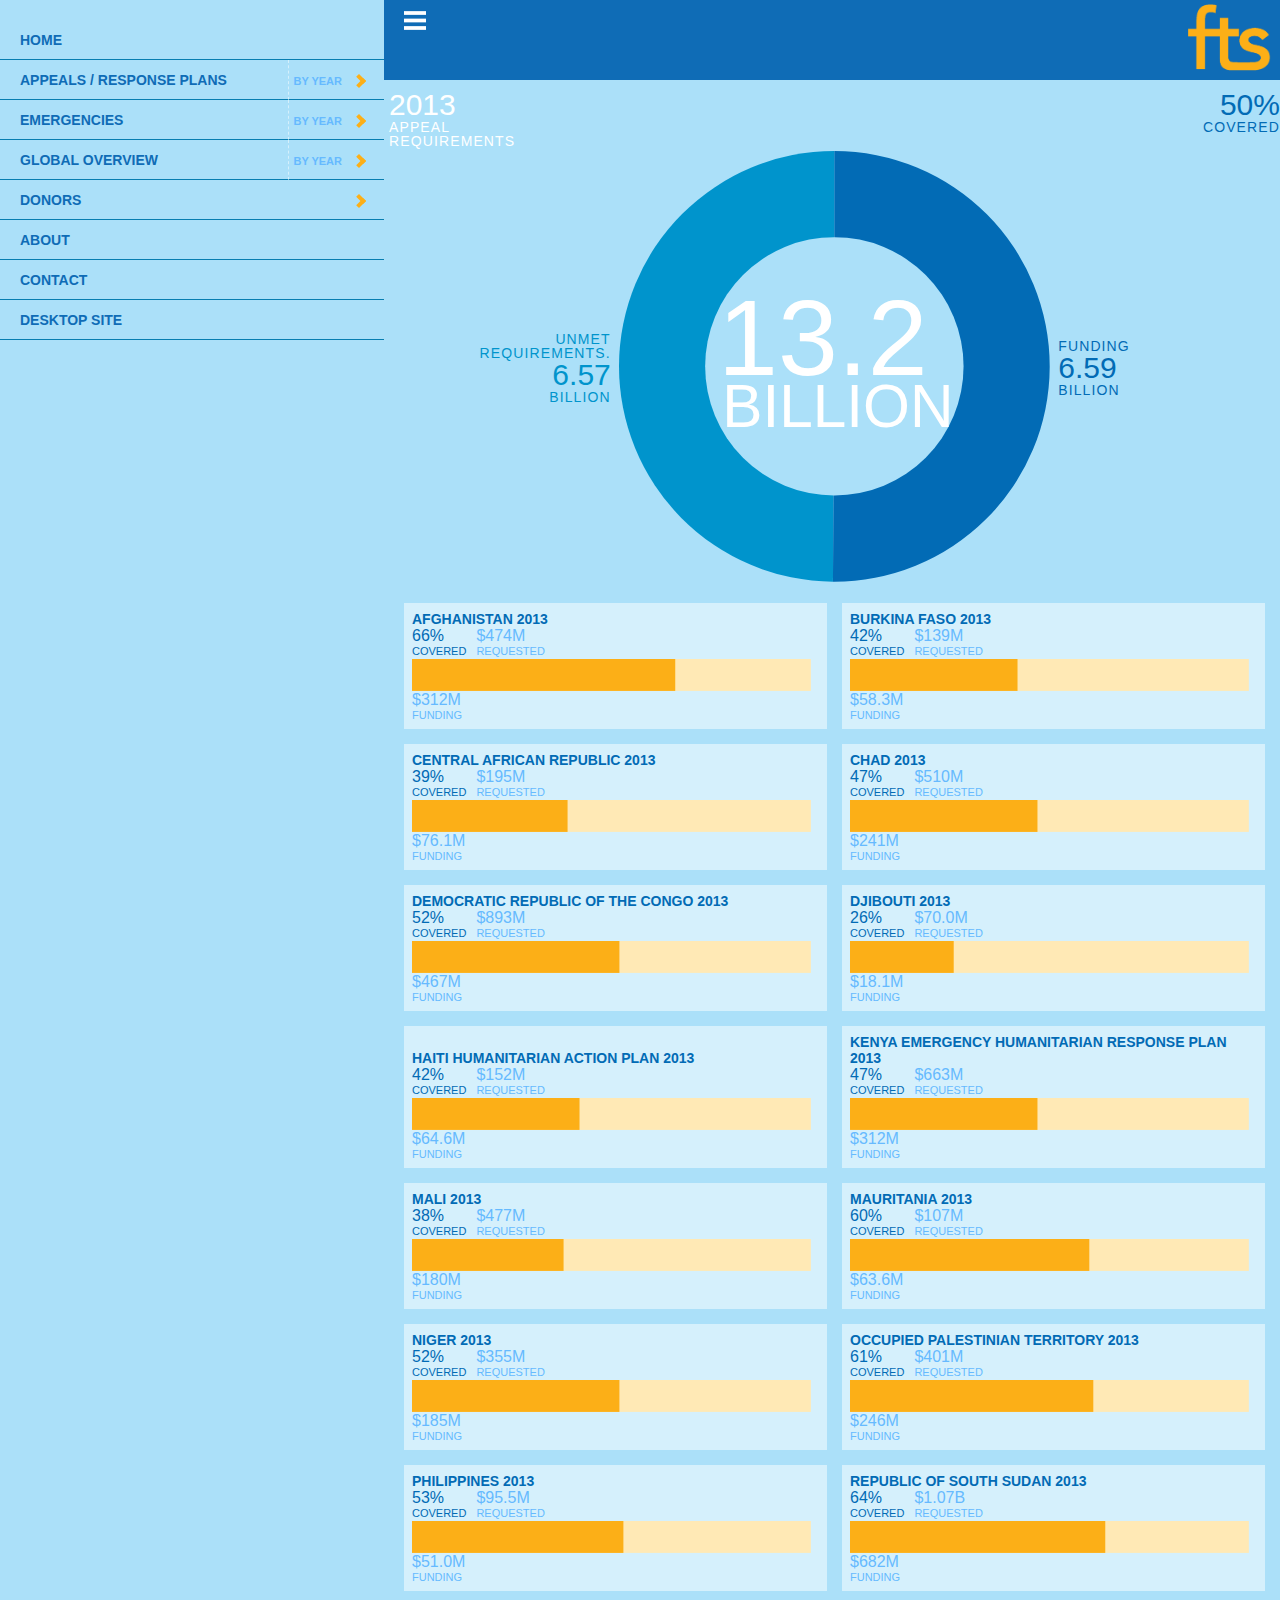
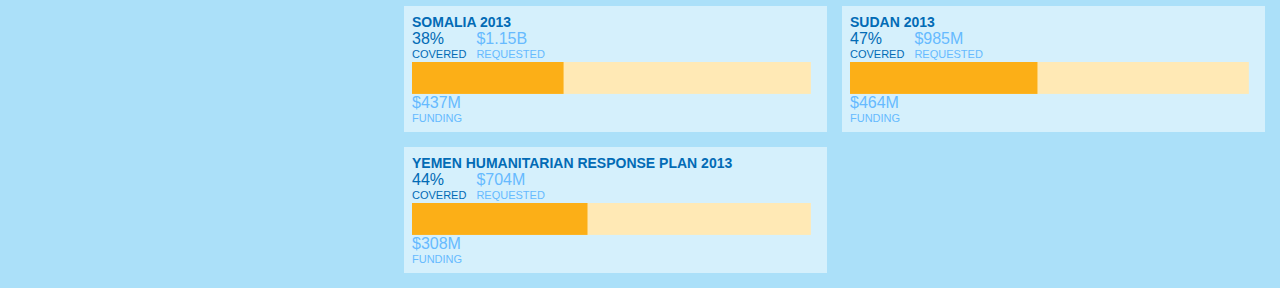
<file: index.html>
<!DOCTYPE html>
<html>
	<head>
		<meta http-equiv="content-type" content="text/html;charset=utf-8" />
		<meta name="viewport" content="width=device-width initial-scale=1.0 user-scalable=yes" />
		<meta name="robots" content="noindex, nofollow" />

		<title>FTS Mobile Test Page</title>

		<link type="text/css" rel="stylesheet" href="docs.css" />
		<link type="text/css" rel="stylesheet" href="mmenu.css" />
		<link type="text/css" rel="stylesheet" media="all and (min-width: 900px)" href="mmenu-widescreen.css" />
		<link type="text/css" rel="stylesheet" href="carousel.css" />
		
		<script type="text/javascript" src="jquery-1.10.2.min.js"></script>
		<script type="text/javascript" src="jquery.hammer.min.js"></script>
		<script type="text/javascript" src="jquery.mmenu.min.js"></script>
		<script type="text/javascript" src="modernizr.js"></script>
		<script type="text/javascript" src="data/appeal.js"></script>
		<script type="text/javascript" src="data/emergency.js"></script>
		<script type="text/javascript" src="data/organization.js"></script>
		<script type="text/javascript" src="common.js"></script>
		<script>
			thisyearappeals = appeal.filter(function(d){return d.year==2013})
			thisyearappealslen = thisyearappeals.length
			thisyearemergencies = emergency.filter(function(d){return d.year==2013})
			thisyearemergencieslen = thisyearemergencies.length
			globaloverview = {"appealcount":thisyearappealslen,"emergencycount":thisyearemergencieslen,"original_requirements":0,"current_requirements":0,"appeal_funding":0,"appeal_pledges":0,"emergency_funding":0,"emergency_pledges":0,"percent_funded":1}
			for(i=0;i<thisyearappealslen;i++){
				globaloverview.current_requirements+=thisyearappeals[i].current_requirements
				globaloverview.original_requirements+=thisyearappeals[i].original_requirements
				globaloverview.appeal_pledges+=thisyearappeals[i].pledges
				globaloverview.appeal_funding+=thisyearappeals[i].funding
			}
			for(i=0;i<thisyearemergencieslen;i++){
				globaloverview.emergency_pledges+=thisyearemergencies[i].pledges
				globaloverview.emergency_funding+=thisyearemergencies[i].funding
			}
			if(globaloverview.current_requirements>0){
				globaloverview.percent_funded=globaloverview.appeal_funding/globaloverview.current_requirements
			}
		</script>
	</head>
	<body>
		<div id="page">
			<div id="header">
				<a href="#menu"></a>
				<img id="logo" src="logo.png"/>
			</div>
			<div id="content">
					<div class="grouprow">
					<div class="overviewtopleft">
						<h3 class="overview">2013</h3>
						<h4 class="overview">APPEAL <br/> REQUIREMENTS</h4>
					</div>
					<div class="overviewtopright">
						<h3 class="overview dark" id="covered">%</h3>
						<h4 class="overview dark">COVERED</h4>
					</div>
					</div>
					<table class="overview">
					<tr>
					<td id="overviewbottomleft">
						<h4 class="overview mediumdark">UNMET <br/> REQUIREMENTS.</h4>
						<h3 class="overview mediumdark" id="unmet1"></h3>
						<h4 class="overview mediumdark" id="unmet2"></h4>
					</td>
					<td id="donut">
					</td>
					<td id="overviewbottomright">
						<h4 class="overview dark">FUNDING<br/></h4>
						<h3 class="overview dark" id="funding1"></h3>
						<h4 class="overview dark" id="funding2"></h4>
					</td>
					</tr>
					</table>
				<script>// this script here to display the large numbers around the pie chart.  REPLACE WITH SERVER SIDE
				$('td#donut').append(donut(50,globaloverview.percent_funded,truncnumbermagnitude(globaloverview.current_requirements),magnitude))
				$('h3#covered').prepend(Math.round(globaloverview.percent_funded*100))
				$('h3#unmet1').append(truncnumbermagnitude(globaloverview.current_requirements-globaloverview.appeal_funding))
				$('h4#unmet2').append(magnitude)
				$('h3#funding1').append(truncnumbermagnitude(globaloverview.appeal_funding))
				$('h4#funding2').append(magnitude)
				</script>
				<div id="tablediv">
				<table id="appeals">
				</table>
				</div>
				<script>// this script here to output names of appeals and values.  REPLACE WITH SERVER SIDE
				thisyearappeals = appeal.filter(function(d){return d.year==2013 && d.type=="CAP"}).sort(function(a, b){var keyA = a.title.toUpperCase(),keyB = b.title.toUpperCase();if(keyA < keyB) return -1;if(keyA > keyB) return 1;return 0;});
				appeallen = thisyearappeals.length
				halflen = Math.round(appeallen/2)
				for(i=0;i<halflen;i++){
					$('table#appeals').append("<tr id='appealtr"+i+"'></tr>")
				}
				for(i=0;i<appeallen;i++){
					if(thisyearappeals[i].current_requirements>0){
					$('tr#appealtr'+Math.floor(i/2)).append("<td class='grid clickable' id="+thisyearappeals[i].id+"><div class='dark title'>"+thisyearappeals[i].title.toUpperCase()+"</div><div class='grouprow'><div class='percent dark'><strong>"+Math.round((thisyearappeals[i].funding/thisyearappeals[i].current_requirements)*100)+"%</strong></br>COVERED</div><div class='light request'><strong>$"+truncnumber(thisyearappeals[i].current_requirements)+"</strong></br>REQUESTED</div></div><div class='progressbar' id='progressbar"+i+"'>"+progressbar(thisyearappeals[i].funding/thisyearappeals[i].current_requirements,100,8)+"</div><div class='light funding'><strong>$"+truncnumber(thisyearappeals[i].funding)+"</strong></br>FUNDING</div></td>")
				}
					else{$('tr#appealtr'+Math.floor(i/2)).append("<td class='grid clickable' id="+thisyearappeals[i].id+"><div class='dark title'>"+thisyearappeals[i].title.toUpperCase()+"</div><div class='grouprow'><div class='percent dark'><strong>"+Math.round(100)+"%</strong></br>COVERED</div><div class='light request'><strong>$"+truncnumber(thisyearappeals[i].current_requirements)+"</strong></br>REQUESTED</div></div><div class='progressbar' id='progressbar"+i+"'>"+progressbar(1,100,8)+"</div><div class='light funding'><strong>$"+truncnumber(thisyearappeals[i].funding)+"</strong></br>FUNDING</div></td>")}
				}
				$('td.clickable').click(function(){window.location.replace("appeal.html?id="+this.id)})
				</script>
			</div>
			<nav id="menu">
				<ul>
					<li><a href="index.html" id="home">HOME</a></li>
					<li class="top">
						<a href="aoverview.html?year=2013" id="current_appeal_overview">APPEALS / RESPONSE PLANS</a>
						<ul>
							<li class="Label">Year</li>
							<li>
								<a href="aoverview.html?year=2013" id="2013_appeal_overview">2013</a>
									<ul id="appeal2013"></ul>
									<script>
										populatelist("appeal","2013")
									</script>
									
							</li>
							<li>
								<a href="aoverview.html?year=2012" id="2012_appeal_overview">2012</a>
									<ul id="appeal2012"></ul>
									<script>
										populatelist("appeal","2012")
									</script>
							</li>
							<li>
								<a href="aoverview.html?year=2011" id="2011_appeal_overview">2011</a>
									<ul id="appeal2011"></ul>
									<script>
										populatelist("appeal","2011")
									</script>
							</li>
							<li>
								<a href="aoverview.html?year=2010" id="2010_appeal_overview">2010</a>
									<ul id="appeal2010"></ul>
									<script>
										populatelist("appeal","2010")
									</script>
							</li>
							<li>
								<a href="aoverview.html?year=2009" id="2009_appeal_overview">2009</a>
									<ul id="appeal2009"></ul>
									<script>
										populatelist("appeal","2009")
									</script>
							</li>
							<li>
								<a href="aoverview.html?year=2008" id="2008_appeal_overview">2008</a>
									<ul id="appeal2008"></ul>
									<script>
										populatelist("appeal","2008")
									</script>
							</li>
							<li>
								<a href="aoverview.html?year=2007" id="2007_appeal_overview">2007</a>
									<ul id="appeal2007"></ul>
									<script>
										populatelist("appeal","2007")
									</script>
							</li>
							<li>
								<a href="aoverview.html?year=2006" id="2006_appeal_overview">2006</a>
									<ul id="appeal2006"></ul>
									<script>
										populatelist("appeal","2006")
									</script>
							</li>
							<li>
								<a href="aoverview.html?year=2005" id="2005_appeal_overview">2005</a>
									<ul id="appeal2005"></ul>
									<script>
										populatelist("appeal","2005")
									</script>
							</li>
							<li>
								<a href="aoverview.html?year=2004" id="2004_appeal_overview">2004</a>
									<ul id="appeal2004"></ul>
									<script>
										populatelist("appeal","2004")
									</script>
							</li>
							<li>
								<a href="aoverview.html?year=2003" id="2003_appeal_overview">2003</a>
									<ul id="appeal2003"></ul>
									<script>
										populatelist("appeal","2003")
									</script>
							</li>
							<li>
								<a href="aoverview.html?year=2002" id="2002_appeal_overview">2002</a>
									<ul id="appeal2002"></ul>
									<script>
										populatelist("appeal","2002")
									</script>
							</li>
							<li>
								<a href="aoverview.html?year=2001" id="2001_appeal_overview">2001</a>
									<ul id="appeal2001"></ul>
									<script>
										populatelist("appeal","2001")
									</script>
							</li>
							<li>
								<a href="aoverview.html?year=2000" id="2000_appeal_overview">2000</a>
									<ul id="appeal2000"></ul>
									<script>
										populatelist("appeal","2000")
									</script>
							</li>
							<li><a href="#" id="Archive_appeal">Archive</a></li>
						</ul>
					</li>
					<li class="top">
						<a href="eoverview.html?year=2013" id="current_emergency_overview">EMERGENCIES</a>
						<ul>
							<li class="Label">Year</li>
							<li><a href="eoverview.html?year=2013" id="2013_emergency_overview">2013</a>
								<ul id="emergency2013"></ul>
								<script>
									populatelist("emergency","2013")
								</script>
							</li>
							<li><a href="eoverview.html?year=2012" id="2012_emergency_overview">2012</a>
								<ul id="emergency2012"></ul>
								<script>
									populatelist("emergency","2012")
								</script>
							</li>
							<li><a href="eoverview.html?year=2011" id="2011_emergency_overview">2011</a>
								<ul id="emergency2011"></ul>
								<script>
									populatelist("emergency","2011")
								</script>
							</li>
							<li><a href="eoverview.html?year=2010" id="2010_emergency_overview">2010</a>
								<ul id="emergency2010"></ul>
								<script>
									populatelist("emergency","2010")
								</script>
							</li>
							<li><a href="eoverview.html?year=2009" id="2009_emergency_overview">2009</a>
								<ul id="emergency2009"></ul>
								<script>
									populatelist("emergency","2009")
								</script>
							</li>
							<li><a href="eoverview.html?year=2008" id="2008_emergency_overview">2008</a>
								<ul id="emergency2008"></ul>
								<script>
									populatelist("emergency","2008")
								</script>
							</li>
							<li><a href="eoverview.html?year=2007" id="2007_emergency_overview">2007</a>
								<ul id="emergency2007"></ul>
								<script>
									populatelist("emergency","2007")
								</script>
							</li>
							<li><a href="eoverview.html?year=2006" id="2006_emergency_overview">2006</a>
								<ul id="emergency2006"></ul>
								<script>
									populatelist("emergency","2006")
								</script>
							</li>
							<li><a href="eoverview.html?year=2005" id="2005_emergency_overview">2005</a>
								<ul id="emergency2005"></ul>
								<script>
									populatelist("emergency","2005")
								</script>
							</li>
							<li><a href="eoverview.html?year=2004" id="2004_emergency_overview">2004</a>
								<ul id="emergency2004"></ul>
								<script>
									populatelist("emergency","2004")
								</script>
							</li>
							<li><a href="eoverview.html?year=2003" id="2003_emergency_overview">2003</a>
								<ul id="emergency2003"></ul>
								<script>
									populatelist("emergency","2003")
								</script>
							</li>
							<li><a href="eoverview.html?year=2002" id="2002_emergency_overview">2002</a>
								<ul id="emergency2002"></ul>
								<script>
									populatelist("emergency","2002")
								</script>
							</li>
							<li><a href="eoverview.html?year=2001" id="2001_emergency_overview">2001</a>
								<ul id="emergency2001"></ul>
								<script>
									populatelist("emergency","2001")
								</script>
							</li>
							<li><a href="eoverview.html?year=2000" id="2000_emergency_overview">2000</a>
								<ul id="emergency2000"></ul>
								<script>
									populatelist("emergency","2000")
								</script>
							</li>
							<li><a href="#" id="Archive_emergency">Archive</a></li>
						</ul>
					</li>
					<li class="top"><a href="go.html?year=2013" id="global_overview">GLOBAL OVERVIEW</a>
						<ul>
							<li><a href="go.html?year=2013" id="global_overview_2013">2013</a></li>
							<li><a href="go.html?year=2012" id="global_overview_2012">2012</a></li>
							<li><a href="go.html?year=2011" id="global_overview_2011">2011</a></li>
							<li><a href="go.html?year=2010" id="global_overview_2010">2010</a></li>
							<li><a href="go.html?year=2009" id="global_overview_2009">2009</a></li>
							<li><a href="go.html?year=2008" id="global_overview_2008">2008</a></li>
							<li><a href="go.html?year=2007" id="global_overview_2007">2007</a></li>
							<li><a href="go.html?year=2006" id="global_overview_2006">2006</a></li>
							<li><a href="go.html?year=2005" id="global_overview_2005">2005</a></li>
							<li><a href="go.html?year=2004" id="global_overview_2004">2004</a></li>
							<li><a href="go.html?year=2003" id="global_overview_2003">2003</a></li>
							<li><a href="go.html?year=2002" id="global_overview_2002">2002</a></li>
							<li><a href="go.html?year=2001" id="global_overview_2001">2001</a></li>
							<li><a href="go.html?year=2000" id="global_overview_2000">2000</a></li>
						</ul>
					</li>
					<li class="types"><span>DONORS</span>
						<ul id="donors">
						</ul>
						<script>poporg("Government","donors")</script>	
					</li>
					<li><a href="#" id="about">ABOUT</a></li>
					<li><a href="#" id="contact">CONTACT</a></li>
					<li><a href="http://fts.unocha.org?media=desktop" id="desktop">DESKTOP SITE</a></li>
				</ul>
			</nav>
		</div>
		<script src="carousel.js"></script>
	</body>
</html>
</file>
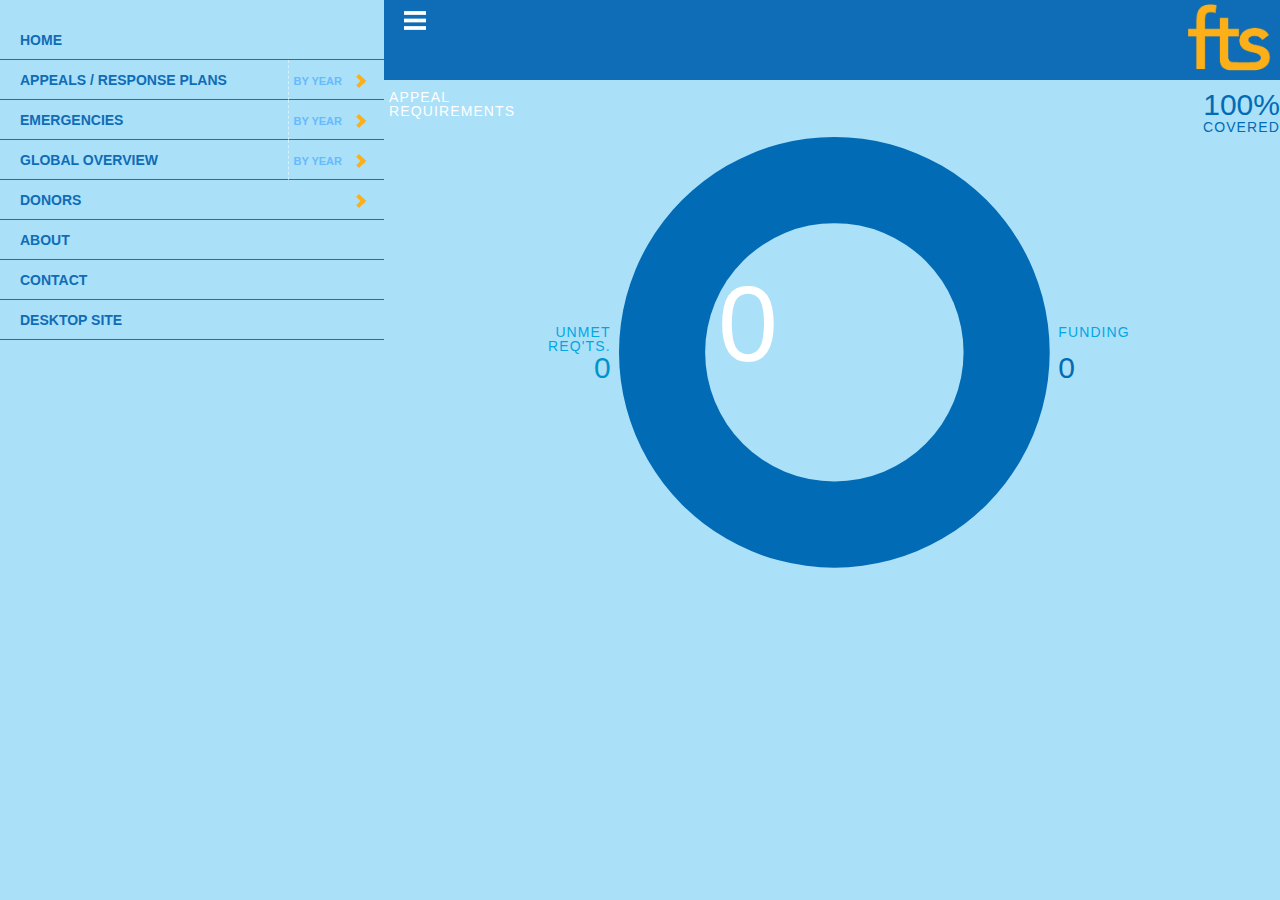
<file: aoverview.html>
<!DOCTYPE html>
<html>
	<head>
		<meta http-equiv="content-type" content="text/html;charset=utf-8" />
		<meta name="viewport" content="width=device-width initial-scale=1.0 user-scalable=yes" />
		<meta name="robots" content="noindex, nofollow" />

		<title>FTS Mobile Test Page</title>

		<link type="text/css" rel="stylesheet" href="docs.css" />
		<link type="text/css" rel="stylesheet" href="mmenu.css" />
		<link type="text/css" rel="stylesheet" media="all and (min-width: 900px)" href="mmenu-widescreen.css" />
		<link type="text/css" rel="stylesheet" href="carousel.css" />
		
		<script type="text/javascript" src="jquery-1.10.2.min.js"></script>
		<script type="text/javascript" src="jquery.hammer.min.js"></script>
		<script type="text/javascript" src="jquery.mmenu.min.js"></script>
		<script type="text/javascript" src="modernizr.js"></script>
		<script type="text/javascript" src="data/appeal.js"></script>
		<script type="text/javascript" src="data/emergency.js"></script>
		<script type="text/javascript" src="data/organization.js"></script>
		<script type="text/javascript" src="common.js"></script>
		<script>
			thisyearappeals = appeal.filter(function(d){return d.year==GetUrlValue("year")})
			thisyearappealslen = thisyearappeals.length
			thisyearemergencies = emergency.filter(function(d){return d.year==GetUrlValue("year")})
			thisyearemergencieslen = thisyearemergencies.length
			globaloverview = {"appealcount":thisyearappealslen,"emergencycount":thisyearemergencieslen,"original_requirements":0,"current_requirements":0,"appeal_funding":0,"appeal_pledges":0,"emergency_funding":0,"emergency_pledges":0,"percent_funded":1}
			for(i=0;i<thisyearappealslen;i++){
				globaloverview.current_requirements+=thisyearappeals[i].current_requirements
				globaloverview.original_requirements+=thisyearappeals[i].original_requirements
				globaloverview.appeal_pledges+=thisyearappeals[i].pledges
				globaloverview.appeal_funding+=thisyearappeals[i].funding
			}
			for(i=0;i<thisyearemergencieslen;i++){
				globaloverview.emergency_pledges+=thisyearemergencies[i].pledges
				globaloverview.emergency_funding+=thisyearemergencies[i].funding
			}
			if(globaloverview.current_requirements>0){
				globaloverview.percent_funded=globaloverview.appeal_funding/globaloverview.current_requirements
			}
		</script>
	</head>
	<body>
		<div id="page">
			<div id="header">
				<a href="#menu"></a>
				<img id="logo" src="logo.png"/>
			</div>
			<div id="content">
				<div class="grouprow">
				<div class="overviewtopleft">
					<h3 class="overview" id="year"></h3><script>$('h3#year').text(GetUrlValue("year"))</script>
					<h4 class="overview">APPEAL</h4>
					<h4 class="overview">REQUIREMENTS</h4>
				</div>
				<div class="overviewtopright">
					<h3 class="overview dark" id="covered">%</h3>
					<h4 class="overview dark">COVERED</h4>
				</div>
				</div>
				<table class="overview">
				<tr>
				<td id="overviewbottomleft">
					<h4 class="overview mediumlight">UNMET</h4>
					<h4 class="overview mediumlight">REQ'TS.</h4>
					<h3 class="overview mediumdark" id="unmet1"></h3>
					<h4 class="overview mediumdark" id="unmet2"></h4>
				</td>
				<td id="donut">
				</td>
				<td id="overviewbottomright">
					<h4 class="overview mediumlight">FUNDING</h4>
					<h4 class="overview mediumlight"></br></h4>
					<h3 class="overview dark" id="funding1"></h3>
					<h4 class="overview dark" id="funding2"></h4>
				</td>
				</tr>
				</table>
				<script>
				$('td#donut').append(donut(50,globaloverview.percent_funded,truncnumbermagnitude(globaloverview.current_requirements),magnitude))
				$('h3#covered').prepend(Math.round(globaloverview.percent_funded*100))
				$('h3#unmet1').append(truncnumbermagnitude(globaloverview.current_requirements-globaloverview.appeal_funding))
				$('h4#unmet2').append(magnitude)
				$('h3#funding1').append(truncnumbermagnitude(globaloverview.appeal_funding))
				$('h4#funding2').append(magnitude)
				</script>
				<div id="tablediv">
				<table id="appeals">
				</table>
				</div>
				<script>
				thisyearappeals = appeal.filter(function(d){return d.year==GetUrlValue("year") && d.type=="CAP"}).sort(function(a, b){var keyA = a.title.toUpperCase(),keyB = b.title.toUpperCase();if(keyA < keyB) return -1;if(keyA > keyB) return 1;return 0;});
				appeallen = thisyearappeals.length
				halflen = Math.round(appeallen/2)
				for(i=0;i<halflen;i++){
					$('table#appeals').append("<tr id='appealtr"+i+"'></tr>")
				}
				for(i=0;i<appeallen;i++){
					if(thisyearappeals[i].current_requirements>0){
					$('tr#appealtr'+Math.floor(i/2)).append("<td class='grid clickable' id="+thisyearappeals[i].id+"><div class='dark title'>"+thisyearappeals[i].title.toUpperCase()+"</div><div class='grouprow'><div class='percent dark'><strong>"+Math.round((thisyearappeals[i].funding/thisyearappeals[i].current_requirements)*100)+"%</strong></br>COVERED</div><div class='light request'><strong>$"+truncnumber(thisyearappeals[i].current_requirements)+"</strong></br>REQUESTED</div></div><div class='progressbar' id='progressbar"+i+"'>"+progressbar(thisyearappeals[i].funding/thisyearappeals[i].current_requirements,100,8)+"</div><div class='light funding'><strong>$"+truncnumber(thisyearappeals[i].funding)+"</strong></br>FUNDING</div></td>")
				}
					else{$('tr#appealtr'+Math.floor(i/2)).append("<td class='grid clickable' id="+thisyearappeals[i].id+"><div class='dark title'>"+thisyearappeals[i].title.toUpperCase()+"</div><div class='grouprow'><div id='percent dark'><strong>"+Math.round(100)+"%</strong></br>COVERED</div><div class='light request'><strong>$"+truncnumber(thisyearappeals[i].current_requirements)+"</strong></br>REQUESTED</div></div><div class='progressbar' id='progressbar"+i+"'>"+progressbar(1,100,8)+"</div><div class='light funding'><strong>$"+truncnumber(thisyearappeals[i].funding)+"</strong></br>FUNDING</div></td>")}
				}
				$('td').click(function(){window.location.replace("appeal.html?id="+this.id)})
				</script>
			</div>
			<nav id="menu">
				<ul>
					<li><a href="index.html" id="home">HOME</a></li>
					<li class="top">
						<a href="aoverview.html?year=2013" id="current_appeal_overview">APPEALS / RESPONSE PLANS</a>
						<ul>
							<li class="Label">Year</li>
							<li>
								<a href="aoverview.html?year=2013" id="2013_appeal_overview">2013</a>
									<ul id="appeal2013"></ul>
									<script>
										populatelist("appeal","2013")
									</script>
									
							</li>
							<li>
								<a href="aoverview.html?year=2012" id="2012_appeal_overview">2012</a>
									<ul id="appeal2012"></ul>
									<script>
										populatelist("appeal","2012")
									</script>
							</li>
							<li>
								<a href="aoverview.html?year=2011" id="2011_appeal_overview">2011</a>
									<ul id="appeal2011"></ul>
									<script>
										populatelist("appeal","2011")
									</script>
							</li>
							<li>
								<a href="aoverview.html?year=2010" id="2010_appeal_overview">2010</a>
									<ul id="appeal2010"></ul>
									<script>
										populatelist("appeal","2010")
									</script>
							</li>
							<li>
								<a href="aoverview.html?year=2009" id="2009_appeal_overview">2009</a>
									<ul id="appeal2009"></ul>
									<script>
										populatelist("appeal","2009")
									</script>
							</li>
							<li>
								<a href="aoverview.html?year=2008" id="2008_appeal_overview">2008</a>
									<ul id="appeal2008"></ul>
									<script>
										populatelist("appeal","2008")
									</script>
							</li>
							<li>
								<a href="aoverview.html?year=2007" id="2007_appeal_overview">2007</a>
									<ul id="appeal2007"></ul>
									<script>
										populatelist("appeal","2007")
									</script>
							</li>
							<li>
								<a href="aoverview.html?year=2006" id="2006_appeal_overview">2006</a>
									<ul id="appeal2006"></ul>
									<script>
										populatelist("appeal","2006")
									</script>
							</li>
							<li>
								<a href="aoverview.html?year=2005" id="2005_appeal_overview">2005</a>
									<ul id="appeal2005"></ul>
									<script>
										populatelist("appeal","2005")
									</script>
							</li>
							<li>
								<a href="aoverview.html?year=2004" id="2004_appeal_overview">2004</a>
									<ul id="appeal2004"></ul>
									<script>
										populatelist("appeal","2004")
									</script>
							</li>
							<li>
								<a href="aoverview.html?year=2003" id="2003_appeal_overview">2003</a>
									<ul id="appeal2003"></ul>
									<script>
										populatelist("appeal","2003")
									</script>
							</li>
							<li>
								<a href="aoverview.html?year=2002" id="2002_appeal_overview">2002</a>
									<ul id="appeal2002"></ul>
									<script>
										populatelist("appeal","2002")
									</script>
							</li>
							<li>
								<a href="aoverview.html?year=2001" id="2001_appeal_overview">2001</a>
									<ul id="appeal2001"></ul>
									<script>
										populatelist("appeal","2001")
									</script>
							</li>
							<li>
								<a href="aoverview.html?year=2000" id="2000_appeal_overview">2000</a>
									<ul id="appeal2000"></ul>
									<script>
										populatelist("appeal","2000")
									</script>
							</li>
							<li><a href="#" id="Archive_appeal">Archive</a></li>
						</ul>
					</li>
					<li class="top">
						<a href="eoverview.html?year=2013" id="current_emergency_overview">EMERGENCIES</a>
						<ul>
							<li class="Label">Year</li>
							<li><a href="eoverview.html?year=2013" id="2013_emergency_overview">2013</a>
								<ul id="emergency2013"></ul>
								<script>
									populatelist("emergency","2013")
								</script>
							</li>
							<li><a href="eoverview.html?year=2012" id="2012_emergency_overview">2012</a>
								<ul id="emergency2012"></ul>
								<script>
									populatelist("emergency","2012")
								</script>
							</li>
							<li><a href="eoverview.html?year=2011" id="2011_emergency_overview">2011</a>
								<ul id="emergency2011"></ul>
								<script>
									populatelist("emergency","2011")
								</script>
							</li>
							<li><a href="eoverview.html?year=2010" id="2010_emergency_overview">2010</a>
								<ul id="emergency2010"></ul>
								<script>
									populatelist("emergency","2010")
								</script>
							</li>
							<li><a href="eoverview.html?year=2009" id="2009_emergency_overview">2009</a>
								<ul id="emergency2009"></ul>
								<script>
									populatelist("emergency","2009")
								</script>
							</li>
							<li><a href="eoverview.html?year=2008" id="2008_emergency_overview">2008</a>
								<ul id="emergency2008"></ul>
								<script>
									populatelist("emergency","2008")
								</script>
							</li>
							<li><a href="eoverview.html?year=2007" id="2007_emergency_overview">2007</a>
								<ul id="emergency2007"></ul>
								<script>
									populatelist("emergency","2007")
								</script>
							</li>
							<li><a href="eoverview.html?year=2006" id="2006_emergency_overview">2006</a>
								<ul id="emergency2006"></ul>
								<script>
									populatelist("emergency","2006")
								</script>
							</li>
							<li><a href="eoverview.html?year=2005" id="2005_emergency_overview">2005</a>
								<ul id="emergency2005"></ul>
								<script>
									populatelist("emergency","2005")
								</script>
							</li>
							<li><a href="eoverview.html?year=2004" id="2004_emergency_overview">2004</a>
								<ul id="emergency2004"></ul>
								<script>
									populatelist("emergency","2004")
								</script>
							</li>
							<li><a href="eoverview.html?year=2003" id="2003_emergency_overview">2003</a>
								<ul id="emergency2003"></ul>
								<script>
									populatelist("emergency","2003")
								</script>
							</li>
							<li><a href="eoverview.html?year=2002" id="2002_emergency_overview">2002</a>
								<ul id="emergency2002"></ul>
								<script>
									populatelist("emergency","2002")
								</script>
							</li>
							<li><a href="eoverview.html?year=2001" id="2001_emergency_overview">2001</a>
								<ul id="emergency2001"></ul>
								<script>
									populatelist("emergency","2001")
								</script>
							</li>
							<li><a href="eoverview.html?year=2000" id="2000_emergency_overview">2000</a>
								<ul id="emergency2000"></ul>
								<script>
									populatelist("emergency","2000")
								</script>
							</li>
							<li><a href="#" id="Archive_emergency">Archive</a></li>
						</ul>
					</li>
					<li class="top"><a href="go.html?year=2013" id="global_overview">GLOBAL OVERVIEW</a>
						<ul>
							<li><a href="go.html?year=2013" id="global_overview_2013">2013</a></li>
							<li><a href="go.html?year=2012" id="global_overview_2012">2012</a></li>
							<li><a href="go.html?year=2011" id="global_overview_2011">2011</a></li>
							<li><a href="go.html?year=2010" id="global_overview_2010">2010</a></li>
							<li><a href="go.html?year=2009" id="global_overview_2009">2009</a></li>
							<li><a href="go.html?year=2008" id="global_overview_2008">2008</a></li>
							<li><a href="go.html?year=2007" id="global_overview_2007">2007</a></li>
							<li><a href="go.html?year=2006" id="global_overview_2006">2006</a></li>
							<li><a href="go.html?year=2005" id="global_overview_2005">2005</a></li>
							<li><a href="go.html?year=2004" id="global_overview_2004">2004</a></li>
							<li><a href="go.html?year=2003" id="global_overview_2003">2003</a></li>
							<li><a href="go.html?year=2002" id="global_overview_2002">2002</a></li>
							<li><a href="go.html?year=2001" id="global_overview_2001">2001</a></li>
							<li><a href="go.html?year=2000" id="global_overview_2000">2000</a></li>
						</ul>
					</li>
					<li class="types"><span>DONORS</span>
						<ul id="donors">
						</ul>
						<script>poporg("Government","donors")</script>	
					</li>
					<li><a href="#" id="about">ABOUT</a></li>
					<li><a href="#" id="contact">CONTACT</a></li>
					<li><a href="http://fts.unocha.org?media=desktop" id="desktop">DESKTOP SITE</a></li>
				</ul>
			</nav>
		</div>
		<script src="carousel.js"></script>
	</body>
</html>
</file>
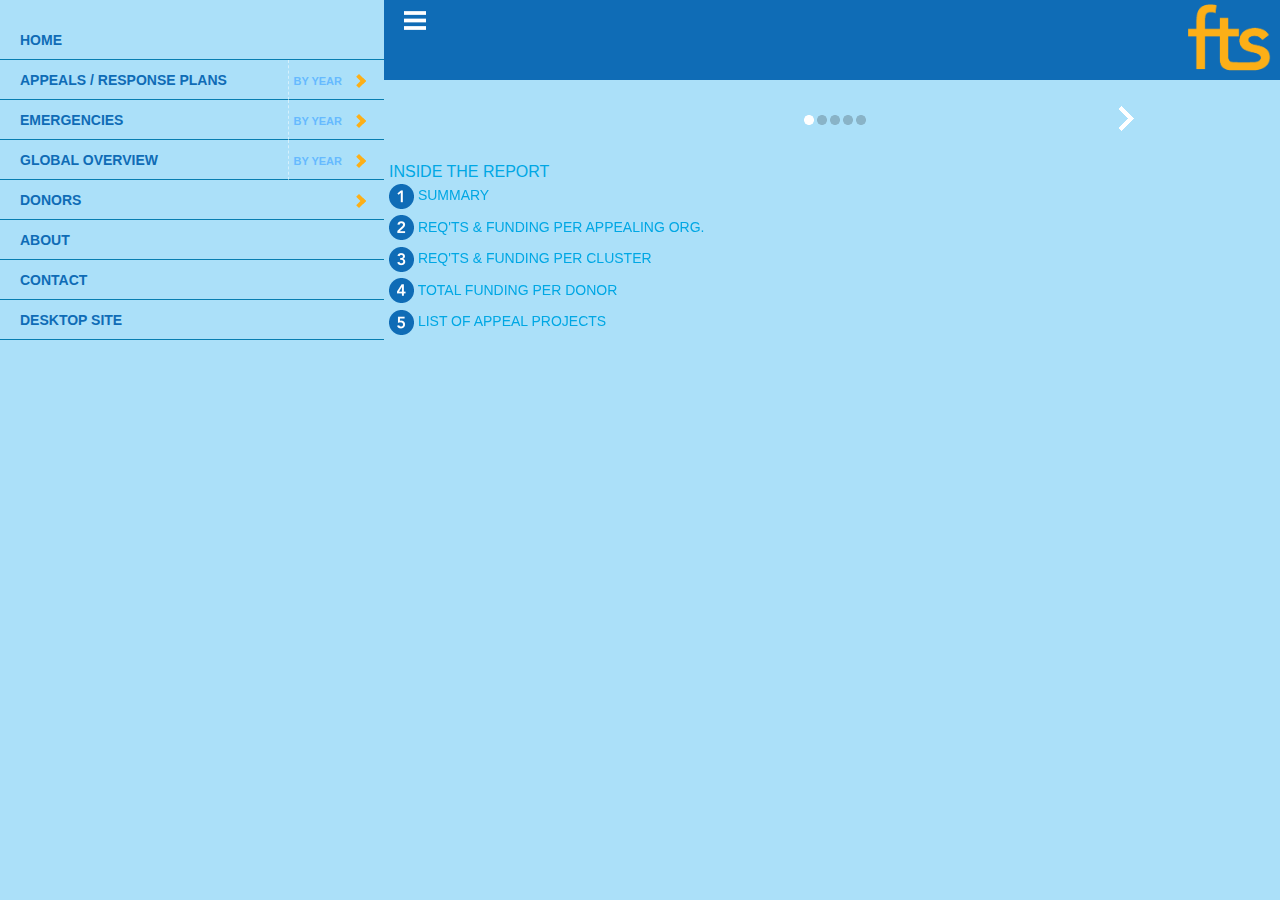
<file: appeal.html>
<!DOCTYPE html>
<html>
	<head>
		<meta http-equiv="content-type" content="text/html;charset=utf-8" />
		<meta name="viewport" content="width=device-width initial-scale=1.0 user-scalable=yes" />
		<meta name="robots" content="noindex, nofollow" />

		<title>FTS Mobile Test Page</title>
		
		<link type="text/css" rel="stylesheet" href="docs.css" />
		<link type="text/css" rel="stylesheet" href="docs_carousel.css" />
		<link type="text/css" rel="stylesheet" href="mmenu.css" />
		<link type="text/css" rel="stylesheet" media="all and (min-width: 900px)" href="mmenu-widescreen.css" />
		<link type="text/css" rel="stylesheet" href="carousel.css" />
		
		<script type="text/javascript" src="jquery-1.10.2.min.js"></script>
		<script type="text/javascript" src="jquery.hammer.min.js"></script>
		<script type="text/javascript" src="jquery.mmenu.min.js"></script>
		<script type="text/javascript" src="modernizr.js"></script>
		<script type="text/javascript" src="data/appeal.js"></script>
		<script type="text/javascript" src="data/emergency.js"></script>
		<script type="text/javascript" src="data/funding_cluster_978.js"></script>
		<script type="text/javascript" src="data/funding_donor_978.js"></script>
		<script type="text/javascript" src="data/funding_recipient_978.js"></script>
		<script type="text/javascript" src="data/project_978.js"></script>
		<script type="text/javascript" src="data/contribution_978.js"></script>
		<script type="text/javascript" src="data/organization.js"></script>
		<script type="text/javascript" src="common.js"></script>
	</head>
	<body>
		<div id="page">
			<div id="header">
				<a href="#menu"></a>
				<img id="logo" src="logo.png"/>
			</div>
			<div id="content">
				<div id="carousel">
					<ul>
					    <li class="pane1">
						<table id="progress"><tr><td></td><td><img class="progress" src="progress/progress1of5.png"/></td><td class="forward"><a href="#" class="forward"><img class="forward" src="progress/forward_arrow.png"/></a></td></tr></table>
						<h2 id="tables"></h2>
						<div class="grouprow">
						<h4 class='contents mediumlight'>INSIDE THE REPORT</h4></div><div class='grouprow'><ul class="list"><li class="list" id="one"><a href="#"><img src="bullets/1.png" class="bullet"/> SUMMARY</a></li><li class="list" id="two"><a href="#"><img src="bullets/2.png" class="bullet"/> REQ'TS & FUNDING PER APPEALING ORG.</a></li><li class="list" id="three"><a href="#"><img src="bullets/3.png" class="bullet"/> REQ'TS & FUNDING PER CLUSTER</a></li><li class="list" id="four"><a href="#"><img src="bullets/4.png" class="bullet"/> TOTAL FUNDING PER DONOR</a></li><li class="list" id="five"><a href="#"><img src="bullets/5.png" class="bullet"/> LIST OF APPEAL PROJECTS</a></li></ul></div>
						</li>
					    <li class="pane2"><table id="progress"><tr><td class="back"><a href="#" class="back"><img class="back" src="progress/back_arrow.png"/></a></td><td><img class="progress" src="progress/progress2of5.png"/></td><td class="forward"><a href="#" class="forward"><img class="forward" src="progress/forward_arrow.png"/></a></td></tr></table><div class='grouprow' id="subtitle"><h3 class="mediumdark">REQUIREMENTS AND FUNDING PER APPEALING ORGANISATION</h3></div>
					    <form name="sortselect" action="" method="POST" onchange="RedrawRecipient()">
						<div class="sortdiv0"> FILTER BY FIRST LETTER:
						<select id="sortrecipientletter">
						<option value="All">All</option>
						</select>
						</div>
						<div class="sortdiv"> SORT BY:
						<select id="sortrecipient">
						<option value="name_asc">Title ascending</option>
						<option value="name_desc">Title descending</option>
						<option value="contrib_asc">Contributions ascending</option>
						<option value="contrib_desc">Contributions descending</option>
						</select>
						</div>
						</form>
					    </li>
					    <li class="pane3"><table id="progress"><tr><td class="back"><a href="#" class="back"><img class="back" src="progress/back_arrow.png"/></a></td><td><img class="progress" src="progress/progress3of5.png"/></td><td class="forward"><a href="#" class="forward"><img class="forward" src="progress/forward_arrow.png"/></a></td></tr></table><div class='grouprow' id="subtitle"><h3 class="mediumdark">REQUIREMENTS AND FUNDING PER CLUSTER</h3></div>
					    <form name="sortselect" action="" method="POST" onchange="RedrawCluster()">
						<!-- <div class="sortdiv0"> FILTER BY FIRST LETTER:
						<select id="sortclusterletter">
						<option value="All">All</option>
						</select>
						</div> -->
						<div class="sortdiv"> SORT BY:
						<select id="sortcluster">
						<option value="name_asc">Title ascending</option>
						<option value="name_desc">Title descending</option>
						<option value="contrib_asc">Contributions ascending</option>
						<option value="contrib_desc">Contributions descending</option>
						</select>
						</div>
						</form>
					    </li>
					    <li class="pane4"><table id="progress"><tr><td class="back"><a href="#" class="back"><img class="back" src="progress/back_arrow.png"/></a></td><td><img class="progress" src="progress/progress4of5.png"/></td><td class="forward"><a href="#" class="forward"><img class="forward" src="progress/forward_arrow.png"/></a></td></tr></table><div class='grouprow' id="subtitle"><h3 class="mediumdark">TOTAL FUNDING PER DONOR</h3></div>
					    <form name="sortselect" action="" method="POST" onchange="RedrawDonor()">
						<div class="sortdiv0"> FILTER BY FIRST LETTER:
						<select id="sortdonorletter">
						<option value="All">All</option>
						</select>
						</div>
						<div class="sortdiv"> SORT BY:
						<select id="sortdonor">
						<option value="name_asc">Title ascending</option>
						<option value="name_desc">Title descending</option>
						<option value="contrib_asc">Contributions ascending</option>
						<option value="contrib_desc">Contributions descending</option>
						</select>
						</div>
						</form>
					    </li>
					    <li class="pane5"><table id="progress"><tr><td class="back"><a href="#" class="back"><img class="back" src="progress/back_arrow.png"/></a></td><td><img class="progress" src="progress/progress5of5.png"/></td><td></td></tr></table><div class='grouprow' id="subtitle"><h3 class="mediumdark">LIST OF APPEAL PROJECTS WITH FUNDING STATUS, GROUPED BY CLUSTER</h3></div></li>
					    <script>
						$('div#carousel').hide()
						$('td.back a').click(function(){carousel.prev()})
						$('td.forward a').click(function(){carousel.next()})
						$('li#one a').click(function(){carousel.showPane("0")})
						$('li#two a').click(function(){carousel.showPane("1")})
						$('li#three a').click(function(){carousel.showPane("2")})
						$('li#four a').click(function(){carousel.showPane("3")})
						$('li#five a').click(function(){carousel.showPane("4")})
						thisappeal = appeal.filter(function(d){return d.id==GetUrlValue("id")})[0]
						$(' li.pane1 table#progress').after("<div class='grouprow'><h2 id='breadcrumb'>"+thisappeal.title.toUpperCase()+" "+thisappeal.type.toUpperCase()+"</h2></div>")
						$(' li.pane2 table#progress').after("<div class='grouprow'><h2 id='breadcrumb'>"+thisappeal.title.toUpperCase()+" "+thisappeal.type.toUpperCase()+"</h2></div>")
						$(' li.pane3 table#progress').after("<div class='grouprow'><h2 id='breadcrumb'>"+thisappeal.title.toUpperCase()+" "+thisappeal.type.toUpperCase()+"</h2></div>")
						$(' li.pane4 table#progress').after("<div class='grouprow'><h2 id='breadcrumb'>"+thisappeal.title.toUpperCase()+" "+thisappeal.type.toUpperCase()+"</h2></div>")
						$(' li.pane5 table#progress').after("<div class='grouprow'><h2 id='breadcrumb'>"+thisappeal.title.toUpperCase()+" "+thisappeal.type.toUpperCase()+"</h2></div>")
						
						//Recipient Table Data
						byrecipienttable = recipientfunding.grouping.filter(function(d){return d.type!=null&d.amount>0}).sort(function(a, b){var keyA = a.type.toUpperCase(),keyB = b.type.toUpperCase();if(keyA < keyB) return -1;if(keyA > keyB) return 1;return 0;})
						recipientlen = byrecipienttable.length
						for(i=0;i<recipientlen;i++){
							byrecipienttable[i].projects=project.filter(function(d){return d.organisation==byrecipienttable[i].type})
							projectlen=byrecipienttable[i].projects.length
							byrecipienttable[i].current_requirements=0
							for(j=0;j<projectlen;j++){byrecipienttable[i].current_requirements+=byrecipienttable[i].projects[j].current_requirements}
							byrecipienttable[i].percent_funded=byrecipienttable[i].current_requirements>0?(byrecipienttable[i].amount/byrecipienttable[i].current_requirements):1
							}
						
						//Cluster Table Data
						byclustertable = clusterfunding.grouping.filter(function(d){return d.type!=null&d.amount>0}).sort(function(a, b){var keyA = a.type.toUpperCase(),keyB = b.type.toUpperCase();if(keyA < keyB) return -1;if(keyA > keyB) return 1;return 0;})
						clusterlen = byclustertable.length
						for(i=0;i<clusterlen;i++){
							byclustertable[i].projects=project.filter(function(d){return d.cluster==byclustertable[i].type})
							projectlen=byclustertable[i].projects.length
							byclustertable[i].current_requirements=0
							for(j=0;j<projectlen;j++){byclustertable[i].current_requirements+=byclustertable[i].projects[j].current_requirements}
							byclustertable[i].percent_funded=byclustertable[i].current_requirements>0?(byclustertable[i].amount/byclustertable[i].current_requirements):1
							}
						
						//Donor Table Data
						bydonortable = donorfunding.grouping.filter(function(d){return d.type!=null&d.amount>0}).sort(function(a, b){var keyA = a.type.toUpperCase(),keyB = b.type.toUpperCase();if(keyA < keyB) return -1;if(keyA > keyB) return 1;return 0;})
						donorlen = bydonortable.length
						
						//Nested Project Array
						projectsbycluster = []
						totalprojectlen = project.length
						for(i=0;i<totalprojectlen;i++){
							if(!projectsbycluster.containscluster(project[i].cluster)){projectsbycluster.push({"cluster":project[i].cluster})}}
						projectsbycluster = projectsbycluster.sort(function(a, b){var keyA = a.cluster.toUpperCase(),keyB = b.cluster.toUpperCase();if(keyA < keyB) return -1;if(keyA > keyB) return 1;return 0;})
						totalclusterlen = projectsbycluster.length
						for(i=0;i<totalclusterlen;i++){
							projectsbycluster[i].funding=0
							projectsbycluster[i].pledges=0
							projectsbycluster[i].projects=project.filter(function(d){return d.cluster==projectsbycluster[i].cluster})
							projectlen=projectsbycluster[i].projects.length
							projectsbycluster[i].current_requirements=0
							for(j=0;j<projectlen;j++){
								projectsbycluster[i].current_requirements+=projectsbycluster[i].projects[j].current_requirements
								projectsbycluster[i].projects[j].contributions = contribution.filter(function(d){return d.project_code==projectsbycluster[i].projects[j].code})
								contributionlen = projectsbycluster[i].projects[j].contributions.length
								projectsbycluster[i].projects[j].funding=0
								projectsbycluster[i].projects[j].pledges=0
								for(k=0;k<contributionlen;k++){
									projectsbycluster[i].projects[j].funding+=projectsbycluster[i].projects[j].contributions[k].status=="Pledge"?0:projectsbycluster[i].projects[j].contributions[k].amount
									projectsbycluster[i].projects[j].pledges+=projectsbycluster[i].projects[j].contributions[k].status!="Pledge"?0:projectsbycluster[i].projects[j].contributions[k].amount
									}
								projectsbycluster[i].funding+=projectsbycluster[i].projects[j].funding
								projectsbycluster[i].pledges+=projectsbycluster[i].projects[j].pledges
								projectsbycluster[i].projects[j].percent_funded=projectsbycluster[i].projects[j].current_requirements>0?(projectsbycluster[i].projects[j].funding/projectsbycluster[i].projects[j].current_requirements):1}
							projectsbycluster[i].percent_funded=projectsbycluster[i].current_requirements>0?(projectsbycluster[i].funding/projectsbycluster[i].current_requirements):1
						}
						
						//functions for sorting and filtering
						function sortData(DataToSort, sortValue){
							var proptosort, dirAsc;
							switch(sortValue){
								case "name_asc":
									proptosort = "type";
									dirAsc = true;
								break;
								case "name_desc":
									proptosort = "type";
									dirAsc = false;
								break;
								case "contrib_asc":
									proptosort = "amount";
									dirAsc = true;
								break;
								case "contrib_desc":
									proptosort = "amount";
									dirAsc = false;
								break;
							}
							var sortedData = DataToSort.sort(
								function(a, b){
									var keyA = eval("a."+proptosort), keyB = eval("b." + proptosort);
									if(keyA < keyB) return (dirAsc)?-1:1;
									if(keyA > keyB) return (dirAsc)?1:-1;
									return 0;}
									)
								return sortedData;
						}
						function filterData(DataToFilter, propertyName, selectedletter){
							var filteredData = DataToFilter.filter(
								function(d){
									var item = eval("d." + propertyName + ".charAt(0).toUpperCase()")
									if(selectedletter=="All"){return true;}
									else return item==selectedletter; 
									})
							return filteredData;
						}
						
						// DRAWING Pane 1, overview
						$('li.pane1 h2#tables').after("<div class='grouprow' id='overview1'><div class='cell'><h3 class='overview dark' id='covered'>%</h3><h4 class='overview dark'>COVERED</h4></div><div class='cell'><h3 class='overview mediumdark' id='request'></h3><h4 class='overview mediumdark'>REQUESTED</h4></div></div>")
						$('li.pane1 h3#covered').prepend(thisappeal.current_requirements>0?Math.round((thisappeal.funding/thisappeal.current_requirements)*100):"100")
						$('li.pane1 h3#request').append("$"+truncnumber(thisappeal.current_requirements))
						$('li.pane1 div#overview1').after("<div class='progressbar'>"+progressbar((thisappeal.current_requirements>0?(thisappeal.funding/thisappeal.current_requirements):1),100,4)+"</div>")
						$('li.pane1 div.progressbar').after("<div class='grouprow' id='overview2'><div class='cell'><h3 class='overview mediumdark' id='funding'></h3><h4 class='overview mediumdark'>FUNDING</h4></div></div>")
						$('li.pane1 h3#funding').append("$"+truncnumber(thisappeal.funding))
						
						//Drawing Pane 2, per organisation
						recipientletters = []
						$('li.pane2 form').after("<table id='pane2table'></table>")
						for(i=0;i<Math.round(byrecipienttable.length/2);i++){$('table#pane2table').append("<tr id='tr"+i+"'></tr>")}
						for(i=0;i<byrecipienttable.length;i++){
							$('table#pane2table tr#tr'+Math.floor(i/2)).append("<td class='grid'><div class='dark' id='type'>"+byrecipienttable[i].type.toUpperCase()+"</div><div class='grouprow'><div id='percent' class='dark percent'><strong>"+Math.round((byrecipienttable[i].percent_funded)*100)+"%</strong></br>COVERED</div><div class='mediumdark request' id='request'><strong>$"+truncnumber(byrecipienttable[i].current_requirements)+"</strong></br>REQUESTED</div></div><div class='progressbar' id='progressbar"+i+"'>"+progressbar(byrecipienttable[i].percent_funded,100,8)+"</div><div class='mediumdark funding' id='amount'><strong>$"+truncnumber(byrecipienttable[i].amount)+"</strong></br>FUNDING</div></td>")
							var currentletter = byrecipienttable[i].type.charAt(0).toUpperCase()
							if(!recipientletters.contains(currentletter)){
								recipientletters.push(currentletter)
								$('select#sortrecipientletter').append("<option value='"+currentletter+"'>"+currentletter+"</option>")
								}
						}
						// to sort
						RedrawRecipient = function(){
							selected = $('#sortrecipient').val();
							selectedletter = $('#sortrecipientletter').val();					
							newbyrecipienttable = sortData(byrecipienttable,selected);
							newbyrecipienttable = filterData(newbyrecipienttable,"type",selectedletter);
							
							$('table#pane2table').html("")
							for(i=0;i<Math.round(newbyrecipienttable.length/2);i++){$('table#pane2table').append("<tr id='tr"+i+"'></tr>")}
							for(i=0;i<newbyrecipienttable.length;i++){
							$('table#pane2table tr#tr'+Math.floor(i/2)).append("<td class='grid'><div class='dark' id='type'>"+newbyrecipienttable[i].type.toUpperCase()+"</div><div class='grouprow'><div id='percent' class='dark percent'><strong>"+Math.round((newbyrecipienttable[i].percent_funded)*100)+"%</strong></br>COVERED</div><div class='mediumdark request' id='request'><strong>$"+truncnumber(newbyrecipienttable[i].current_requirements)+"</strong></br>REQUESTED</div></div><div class='progressbar' id='progressbar"+i+"'>"+progressbar(newbyrecipienttable[i].percent_funded,100,8)+"</div><div class='mediumdark funding' id='amount'><strong>$"+truncnumber(newbyrecipienttable[i].amount)+"</strong></br>FUNDING</div></td>")}}
						
						//Pane 3 
						// CLUSTER PANE.  
						clusterletters = []
						$('li.pane3 form').after("<table id='pane3table'></table>")
						for(i=0;i<Math.round(byclustertable.length/2);i++){$('table#pane3table').append("<tr id='tr"+i+"'></tr>")}
						for(i=0;i<byclustertable.length;i++){
							$('table#pane3table tr#tr'+Math.floor(i/2)).append("<td class='grid'><div class='dark' id='type'>"+byclustertable[i].type.toUpperCase()+"</div><div class='grouprow'><div id='percent' class='dark percent'><strong>"+Math.round((byclustertable[i].percent_funded)*100)+"%</strong></br>COVERED</div><div class='mediumdark request' id='request'><strong>$"+truncnumber(byclustertable[i].current_requirements)+"</strong></br>REQUESTED</div></div><div class='progressbar' id='progressbar"+i+"'>"+progressbar(byclustertable[i].percent_funded,100,8)+"</div><div class='mediumdark funding' id='amount'><strong>$"+truncnumber(byclustertable[i].amount)+"</strong></br>FUNDING</div></td>")
							var currentletter = byclustertable[i].type.charAt(0).toUpperCase()
							if(!clusterletters.contains(currentletter)){
								clusterletters.push(currentletter)
								$('select#sortclusterletter').append("<option value='"+currentletter+"'>"+currentletter+"</option>")
								}
						}
						// to sort
						RedrawCluster = function(){
							selected = $('#sortcluster').val()
							selectedletter = $('#sortclusterletter').val()
							
							newbyclustertable = sortData(byclustertable,selected);
							// newbyclustertable = filterData(newbyclustertable,"type",selectedletter);
							$('table#pane3table').html("")
							for(i=0;i<Math.round(newbyclustertable.length/2);i++){$('table#pane3table').append("<tr id='tr"+i+"'></tr>")}
							for(i=0;i<newbyclustertable.length;i++){
							$('table#pane3table tr#tr'+Math.floor(i/2)).append("<td class='grid'><div class='dark' id='type'>"+newbyclustertable[i].type.toUpperCase()+"</div><div class='grouprow'><div id='percent' class='dark percent'><strong>"+Math.round((newbyclustertable[i].percent_funded)*100)+"%</strong></br>COVERED</div><div class='mediumdark request' id='request'><strong>$"+truncnumber(newbyclustertable[i].current_requirements)+"</strong></br>REQUESTED</div></div><div class='progressbar' id='progressbar"+i+"'>"+progressbar(newbyclustertable[i].percent_funded,100,8)+"</div><div class='mediumdark funding' id='amount'><strong>$"+truncnumber(newbyclustertable[i].amount)+"</strong></br>FUNDING</div></td>")}}
						
						//Pane 4 By donor
						donorletters = []
						$('li.pane4 form').after("<table id='pane4table'></table>")
						for(i=0;i<Math.round(bydonortable.length/2);i++){$('table#pane4table').append("<tr id='tr"+i+"'></tr>")}
						for(i=0;i<bydonortable.length;i++){
							$('table#pane4table tr#tr'+Math.floor(i/2)).append("<td class='grid'><div class='dark' id='type'>"+bydonortable[i].type.toUpperCase()+"</div><div class='grouprow'><div id='percent' class='mediumdark'><strong>"+truncnumber(bydonortable[i].amount)+"</strong></br>FUNDING</div></td>")
							var currentletter = bydonortable[i].type.charAt(0).toUpperCase()
							if(!donorletters.contains(currentletter)){
								donorletters.push(currentletter)
								$('select#sortdonorletter').append("<option value='"+currentletter+"'>"+currentletter+"</option>")
								}
						}
						//  to sort
						RedrawDonor = function(){
							selected = $('#sortdonor').val();
							selectedletter = $('#sortdonorletter').val();
							
							newbydonortable = sortData(bydonortable,selected);
							newbydonortable = filterData(newbydonortable,"type",selectedletter);
							
							$('table#pane4table').html("")
							for(i=0;i<Math.round(newbydonortable.length/2);i++){$('table#pane4table').append("<tr id='tr"+i+"'></tr>")}
							for(i=0;i<newbydonortable.length;i++){
							$('table#pane4table tr#tr'+Math.floor(i/2)).append("<td class='grid'><div class='dark' id='type'>"+newbydonortable[i].type.toUpperCase()+"</div><div class='grouprow'><div id='percent' class='light'><strong>"+truncnumber(newbydonortable[i].amount)+"</strong></br>FUNDING</div></td>")}}
						
						//Pane 5 by project
						$('li.pane5 div#subtitle').after("<table id='pane5table'></table>")
						
						for(i=0;i<projectsbycluster.length;i++){
							$('table#pane5table').append("<tr class='clusters' id="+projectsbycluster[i].cluster.replace(/\s+/g, '')+"><td><strong>Cluster: "+projectsbycluster[i].cluster+"</td><td>Total Requirements: $"+truncnumber(projectsbycluster[i].current_requirements)+"</br>Total Funding: $"+truncnumber(projectsbycluster[i].funding)+"</br>Total Pledges: $"+truncnumber(projectsbycluster[i].pledges)+"</br>Total Percent Funded: "+Math.round(projectsbycluster[i].percent_funded*100)+"%</td></strong></tr>")
							for(j=0;j<projectsbycluster[i].projects.length;j++){
								$('tr#'+projectsbycluster[i].cluster.replace(/\s+/g, '')).after("<tr class='projects'><td></td><td>Appealing Agency: "+projectsbycluster[i].projects[j].organisation_abbreviation+"</br>Code: "+projectsbycluster[i].projects[j].code+"</br>Requirements: $"+truncnumber(projectsbycluster[i].projects[j].current_requirements)+"</br>Funding: $"+truncnumber(projectsbycluster[i].projects[j].funding)+"</br>Pledges: $"+truncnumber(projectsbycluster[i].projects[j].pledges)+"</br>Percent Funded: "+Math.round(projectsbycluster[i].projects[j].percent_funded*100)+"%</td></tr>")
							}
						}
						matchingemergency = emergency.filter(function(d){return d.id==thisappeal.emergency_id})
						matchlen = matchingemergency.length
						for(i=0;i<matchlen;i++){$('li.pane1').append("<a href='emergency.html?id="+matchingemergency[i].id+"'><div class='related'>RELATED EMERGENCY</br><span class='dark'>"+matchingemergency[i].title.toUpperCase()+" ▲</span></div></a>")}
						</script>
					</ul>
				</div>
			</div>
			<nav id="menu">
				<ul>
					<li><a href="index.html" id="home">HOME</a></li>
					<li class="top">
						<a href="aoverview.html?year=2013" id="current_appeal_overview">APPEALS / RESPONSE PLANS</a>
						<ul>
							<li class="Label">Year</li>
							<li>
								<a href="aoverview.html?year=2013" id="2013_appeal_overview">2013</a>
									<ul id="appeal2013"></ul>
									<script>
										populatelist("appeal","2013")
									</script>
									
							</li>
							<li>
								<a href="aoverview.html?year=2012" id="2012_appeal_overview">2012</a>
									<ul id="appeal2012"></ul>
									<script>
										populatelist("appeal","2012")
									</script>
							</li>
							<li>
								<a href="aoverview.html?year=2011" id="2011_appeal_overview">2011</a>
									<ul id="appeal2011"></ul>
									<script>
										populatelist("appeal","2011")
									</script>
							</li>
							<li>
								<a href="aoverview.html?year=2010" id="2010_appeal_overview">2010</a>
									<ul id="appeal2010"></ul>
									<script>
										populatelist("appeal","2010")
									</script>
							</li>
							<li>
								<a href="aoverview.html?year=2009" id="2009_appeal_overview">2009</a>
									<ul id="appeal2009"></ul>
									<script>
										populatelist("appeal","2009")
									</script>
							</li>
							<li>
								<a href="aoverview.html?year=2008" id="2008_appeal_overview">2008</a>
									<ul id="appeal2008"></ul>
									<script>
										populatelist("appeal","2008")
									</script>
							</li>
							<li>
								<a href="aoverview.html?year=2007" id="2007_appeal_overview">2007</a>
									<ul id="appeal2007"></ul>
									<script>
										populatelist("appeal","2007")
									</script>
							</li>
							<li>
								<a href="aoverview.html?year=2006" id="2006_appeal_overview">2006</a>
									<ul id="appeal2006"></ul>
									<script>
										populatelist("appeal","2006")
									</script>
							</li>
							<li>
								<a href="aoverview.html?year=2005" id="2005_appeal_overview">2005</a>
									<ul id="appeal2005"></ul>
									<script>
										populatelist("appeal","2005")
									</script>
							</li>
							<li>
								<a href="aoverview.html?year=2004" id="2004_appeal_overview">2004</a>
									<ul id="appeal2004"></ul>
									<script>
										populatelist("appeal","2004")
									</script>
							</li>
							<li>
								<a href="aoverview.html?year=2003" id="2003_appeal_overview">2003</a>
									<ul id="appeal2003"></ul>
									<script>
										populatelist("appeal","2003")
									</script>
							</li>
							<li>
								<a href="aoverview.html?year=2002" id="2002_appeal_overview">2002</a>
									<ul id="appeal2002"></ul>
									<script>
										populatelist("appeal","2002")
									</script>
							</li>
							<li>
								<a href="aoverview.html?year=2001" id="2001_appeal_overview">2001</a>
									<ul id="appeal2001"></ul>
									<script>
										populatelist("appeal","2001")
									</script>
							</li>
							<li>
								<a href="aoverview.html?year=2000" id="2000_appeal_overview">2000</a>
									<ul id="appeal2000"></ul>
									<script>
										populatelist("appeal","2000")
									</script>
							</li>
							<li><a href="#" id="Archive_appeal">Archive</a></li>
						</ul>
					</li>
					<li class="top">
						<a href="eoverview.html?year=2013" id="current_emergency_overview">EMERGENCIES</a>
						<ul>
							<li class="Label">Year</li>
							<li><a href="eoverview.html?year=2013" id="2013_emergency_overview">2013</a>
								<ul id="emergency2013"></ul>
								<script>
									populatelist("emergency","2013")
								</script>
							</li>
							<li><a href="eoverview.html?year=2012" id="2012_emergency_overview">2012</a>
								<ul id="emergency2012"></ul>
								<script>
									populatelist("emergency","2012")
								</script>
							</li>
							<li><a href="eoverview.html?year=2011" id="2011_emergency_overview">2011</a>
								<ul id="emergency2011"></ul>
								<script>
									populatelist("emergency","2011")
								</script>
							</li>
							<li><a href="eoverview.html?year=2010" id="2010_emergency_overview">2010</a>
								<ul id="emergency2010"></ul>
								<script>
									populatelist("emergency","2010")
								</script>
							</li>
							<li><a href="eoverview.html?year=2009" id="2009_emergency_overview">2009</a>
								<ul id="emergency2009"></ul>
								<script>
									populatelist("emergency","2009")
								</script>
							</li>
							<li><a href="eoverview.html?year=2008" id="2008_emergency_overview">2008</a>
								<ul id="emergency2008"></ul>
								<script>
									populatelist("emergency","2008")
								</script>
							</li>
							<li><a href="eoverview.html?year=2007" id="2007_emergency_overview">2007</a>
								<ul id="emergency2007"></ul>
								<script>
									populatelist("emergency","2007")
								</script>
							</li>
							<li><a href="eoverview.html?year=2006" id="2006_emergency_overview">2006</a>
								<ul id="emergency2006"></ul>
								<script>
									populatelist("emergency","2006")
								</script>
							</li>
							<li><a href="eoverview.html?year=2005" id="2005_emergency_overview">2005</a>
								<ul id="emergency2005"></ul>
								<script>
									populatelist("emergency","2005")
								</script>
							</li>
							<li><a href="eoverview.html?year=2004" id="2004_emergency_overview">2004</a>
								<ul id="emergency2004"></ul>
								<script>
									populatelist("emergency","2004")
								</script>
							</li>
							<li><a href="eoverview.html?year=2003" id="2003_emergency_overview">2003</a>
								<ul id="emergency2003"></ul>
								<script>
									populatelist("emergency","2003")
								</script>
							</li>
							<li><a href="eoverview.html?year=2002" id="2002_emergency_overview">2002</a>
								<ul id="emergency2002"></ul>
								<script>
									populatelist("emergency","2002")
								</script>
							</li>
							<li><a href="eoverview.html?year=2001" id="2001_emergency_overview">2001</a>
								<ul id="emergency2001"></ul>
								<script>
									populatelist("emergency","2001")
								</script>
							</li>
							<li><a href="eoverview.html?year=2000" id="2000_emergency_overview">2000</a>
								<ul id="emergency2000"></ul>
								<script>
									populatelist("emergency","2000")
								</script>
							</li>
							<li><a href="#" id="Archive_emergency">Archive</a></li>
						</ul>
					</li>
					<li class="top"><a href="go.html?year=2013" id="global_overview">GLOBAL OVERVIEW</a>
						<ul>
							<li><a href="go.html?year=2013" id="global_overview_2013">2013</a></li>
							<li><a href="go.html?year=2012" id="global_overview_2012">2012</a></li>
							<li><a href="go.html?year=2011" id="global_overview_2011">2011</a></li>
							<li><a href="go.html?year=2010" id="global_overview_2010">2010</a></li>
							<li><a href="go.html?year=2009" id="global_overview_2009">2009</a></li>
							<li><a href="go.html?year=2008" id="global_overview_2008">2008</a></li>
							<li><a href="go.html?year=2007" id="global_overview_2007">2007</a></li>
							<li><a href="go.html?year=2006" id="global_overview_2006">2006</a></li>
							<li><a href="go.html?year=2005" id="global_overview_2005">2005</a></li>
							<li><a href="go.html?year=2004" id="global_overview_2004">2004</a></li>
							<li><a href="go.html?year=2003" id="global_overview_2003">2003</a></li>
							<li><a href="go.html?year=2002" id="global_overview_2002">2002</a></li>
							<li><a href="go.html?year=2001" id="global_overview_2001">2001</a></li>
							<li><a href="go.html?year=2000" id="global_overview_2000">2000</a></li>
						</ul>
					</li>
					<li class="types"><span>DONORS</span>
						<ul id="donors">
						</ul>
						<script>poporg("Government","donors")</script>	
					</li>
					<li><a href="#" id="about">ABOUT</a></li>
					<li><a href="#" id="contact">CONTACT</a></li>
					<li><a href="http://fts.unocha.org?media=desktop" id="desktop">DESKTOP SITE</a></li>
				</ul>
			</nav>
		</div>
		<script src="carousel.js"></script>
		<script>
			$('a').not('a[href*="menu"]').click(function(){});
			$('div#carousel').show()
		</script>
	</body>
</html>
</file>
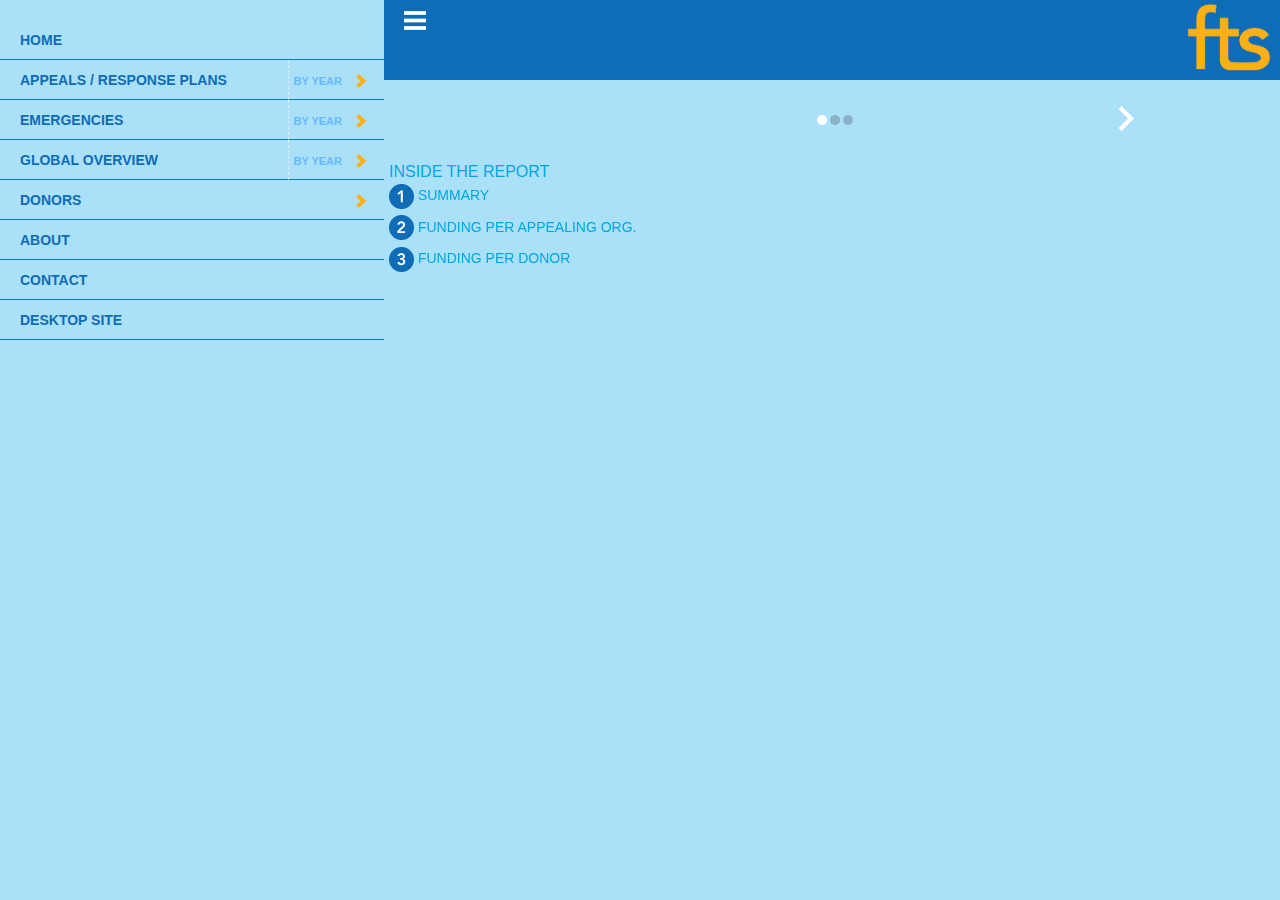
<file: emergency.html>
<!DOCTYPE html>
<html>
	<head>
		<meta http-equiv="content-type" content="text/html;charset=utf-8" />
		<meta name="viewport" content="width=device-width initial-scale=1.0 user-scalable=yes" />
		<meta name="robots" content="noindex, nofollow" />

		<title>FTS Mobile Test Page</title>
		
		<link type="text/css" rel="stylesheet" href="docs.css" />
		<link type="text/css" rel="stylesheet" href="docs_carousel.css" />
		<link type="text/css" rel="stylesheet" href="mmenu.css" />
		<link type="text/css" rel="stylesheet" media="all and (min-width: 900px)" href="mmenu-widescreen.css" />
		<link type="text/css" rel="stylesheet" href="carousel.css" />
		
		<script type="text/javascript" src="jquery-1.10.2.min.js"></script>
		<script type="text/javascript" src="jquery.hammer.min.js"></script>
		<script type="text/javascript" src="jquery.mmenu.min.js"></script>
		<script type="text/javascript" src="modernizr.js"></script>
		<script type="text/javascript" src="data/appeal.js"></script>
		<script type="text/javascript" src="data/emergency.js"></script>
		<script type="text/javascript" src="data/funding_donor_16271.js"></script>
		<script type="text/javascript" src="data/funding_recipient_16271.js"></script>
		<script type="text/javascript" src="data/organization.js"></script>
		<script type="text/javascript" src="common.js"></script>
	</head>
	<body>
		<div id="page">
			<div id="header">
				<a href="#menu"></a>
				<img id="logo" src="logo.png"/>
			</div>
			<div id="content">
				<div id="carousel">
					<ul>
					    <li class="pane1"><table id="progress"><tr><td></td><td><img class="progress" src="progress/progress1of3.png"/></td><td class="forward"><a href="#" class="forward"><img class="forward" src="progress/forward_arrow.png"/></a></td></tr></table><h2 id="tables"></h2><div class='grouprow'><h4 class='contents mediumlight'>INSIDE THE REPORT</h4></div><div class='grouprow'><ul class="list"><li class="list" id="one"><a href="#"><img src="bullets/1.png" class="bullet"/> SUMMARY</a></li><li class="list" id="two"><a href="#"><img src="bullets/2.png" class="bullet"/> FUNDING PER APPEALING ORG.</a></li><li class="list" id="three"><a href="#"><img src="bullets/3.png" class="bullet"/> FUNDING PER DONOR</a></li></ul></div></li>
					    <li class="pane2"><table id="progress"><tr><td class="back"><a href="#" class="back"><img class="back" src="progress/back_arrow.png"/></a></td><td><img class="progress" src="progress/progress2of3.png"/></td><td class="forward"><a href="#" class="forward"><img class="forward" src="progress/forward_arrow.png"/></a></td></tr></table><div class='grouprow' id="subtitle"><h3 class="mediumdark">FUNDING PER APPEALING ORGANISATION</h3></div>
					    <form name="sortselect" action="" method="POST" onchange="RedrawRecipient()">
						<div class="sortdiv0"> FILTER BY FIRST LETTER:
						<select id="sortrecipientletter">
						<option value="All">All</option>
						</select>
						</div>
						<div class="sortdiv"> SORT BY:
						<select id="sortrecipient">
						<option value="name_asc">Title ascending</option>
						<option value="name_desc">Title descending</option>
						<option value="contrib_asc">Contributions ascending</option>
						<option value="contrib_desc">Contributions descending</option>
						</select>
						</div>
						</form>
					    </li>
					    <li class="pane3"><table id="progress"><tr><td class="back"><a href="#" class="back"><img class="back" src="progress/back_arrow.png"/></a></td><td><img class="progress" src="progress/progress3of3.png"/></td><td></td></tr></table><div class='grouprow' id="subtitle"><h3 class="mediumdark">FUNDING PER DONOR</h3></div>
					    <form name="sortselect" action="" method="POST" onchange="RedrawDonor()">
						<div class="sortdiv0"> FILTER BY FIRST LETTER:
						<select id="sortdonorletter">
						<option value="All">All</option>
						</select>
						</div>
						<div class="sortdiv"> SORT BY:
						<select id="sortdonor">
						<option value="name_asc">Title ascending</option>
						<option value="name_desc">Title descending</option>
						<option value="contrib_asc">Contributions ascending</option>
						<option value="contrib_desc">Contributions descending</option>
						</select>
						</div>
						</form>
					    </li>
					    <script>
						$('div#carousel').hide()
						$('td.back a').click(function(){carousel.prev()})
						$('td.forward a').click(function(){carousel.next()})
						$('li#one a').click(function(){carousel.showPane("0")})
						$('li#two a').click(function(){carousel.showPane("1")})
						$('li#three a').click(function(){carousel.showPane("2")})
						$('li#four a').click(function(){carousel.showPane("3")})
						$('li#five a').click(function(){carousel.showPane("4")})
						thisemergency = emergency.filter(function(d){return d.id==GetUrlValue("id")})[0]
						$(' li.pane1 table#progress').after("<div class='grouprow'><h2 id='breadcrumb'>"+thisemergency.title.toUpperCase()+" ("+thisemergency.type +")</h2></div>")
						$(' li.pane2 table#progress').after("<div class='grouprow'><h2 id='breadcrumb'>"+thisemergency.title.toUpperCase()+" ("+thisemergency.type +")</h2></div>")
						$(' li.pane3 table#progress').after("<div class='grouprow'><h2 id='breadcrumb'>"+thisemergency.title.toUpperCase()+" ("+thisemergency.type +")</h2></div>")
						//Recipient Table Data
						byrecipienttable = recipientfunding.grouping.filter(function(d){return d.type!=null&d.amount>0}).sort(function(a, b){var keyA = a.type.toUpperCase(),keyB = b.type.toUpperCase();if(keyA < keyB) return -1;if(keyA > keyB) return 1;return 0;})
						//Donor Table Data
						bydonortable = donorfunding.grouping.filter(function(d){return d.type!=null&d.amount>0}).sort(function(a, b){var keyA = a.type.toUpperCase(),keyB = b.type.toUpperCase();if(keyA < keyB) return -1;if(keyA > keyB) return 1;return 0;})
						//Pane 1
						$('li.pane1 h2#tables').after("<div class='grouprow' id='overview1'><div class='cell'><h3 class='overview dark' id='funding'></h3><h4 class='overview dark'>FUNDING</h4></div><div class='cell'><h3 class='overview mediumdark' id='pledges'></h3><h4 class='overview mediumdark'>PLEDGED</h4></div></div>")
						$('li.pane1 h3#funding').append("$"+truncnumber(thisemergency.funding))
						$('li.pane1 h3#pledges').append("$"+truncnumber(thisemergency.pledges))
						
						//Pane 2
						recipientletters = []
						$('li.pane2 form').after("<table id='pane2table'></table>")
						for(i=0;i<Math.round(byrecipienttable.length/2);i++){$('table#pane2table').append("<tr id='tr"+i+"'></tr>")}
						for(i=0;i<byrecipienttable.length;i++){
							$('table#pane2table tr#tr'+Math.floor(i/2)).append("<td class='grid'><div class='dark' id='type'>"+byrecipienttable[i].type.toUpperCase()+"</div><div class='grouprow'></div><div class='mediumlight' id='amount'><strong>$"+truncnumber(byrecipienttable[i].amount)+"</strong></br>FUNDING</div></td>")
							var currentletter = byrecipienttable[i].type.charAt(0).toUpperCase()
							if(!recipientletters.contains(currentletter)){
								recipientletters.push(currentletter)
								$('select#sortrecipientletter').append("<option value='"+currentletter+"'>"+currentletter+"</option>")
								}
						}
						RedrawRecipient = function(){
							selected = $('#sortrecipient').val()
							selectedletter = $('#sortrecipientletter').val()
							if(selected=="name_asc"){newbyrecipienttable = byrecipienttable.sort(function(a, b){var keyA = a.type.toUpperCase(),keyB = b.type.toUpperCase();if(keyA < keyB) return -1;if(keyA > keyB) return 1;return 0;}).filter(function(d){return selectedletter=="All"?true:d.type.charAt(0).toUpperCase()==selectedletter})}
								else{if(selected=="name_desc"){newbyrecipienttable = byrecipienttable.sort(function(a, b){var keyA = a.type.toUpperCase(),keyB = b.type.toUpperCase();if(keyA < keyB) return 1;if(keyA > keyB) return -1;return 0;}).filter(function(d){return selectedletter=="All"?true:d.type.charAt(0).toUpperCase()==selectedletter})}
									else{if(selected=="contrib_asc"){newbyrecipienttable = byrecipienttable.sort(function(a, b){var keyA = a.amount,keyB = b.amount;if(keyA < keyB) return -1;if(keyA > keyB) return 1;return 0;}).filter(function(d){return selectedletter=="All"?true:d.type.charAt(0).toUpperCase()==selectedletter})}
										else{newbyrecipienttable = byrecipienttable.sort(function(a, b){var keyA = a.amount,keyB = b.amount;if(keyA < keyB) return 1;if(keyA > keyB) return -1;return 0;}).filter(function(d){return selectedletter=="All"?true:d.type.charAt(0).toUpperCase()==selectedletter})}}}
							$('table#pane2table').html("")
							for(i=0;i<Math.round(newbyrecipienttable.length/2);i++){$('table#pane2table').append("<tr id='tr"+i+"'></tr>")}
							for(i=0;i<newbyrecipienttable.length;i++){
							$('table#pane2table tr#tr'+Math.floor(i/2)).append("<td class='grid'><div class='dark' id='type'>"+newbyrecipienttable[i].type.toUpperCase()+"</div><div class='grouprow'></div><div class='mediumlight' id='amount'><strong>$"+truncnumber(newbyrecipienttable[i].amount)+"</strong></br>FUNDING</div></td>")}}
							
						//Pane 3
						donorletters = []
						$('li.pane3 form').after("<table id='pane3table'></table>")
						for(i=0;i<Math.round(bydonortable.length/2);i++){$('table#pane3table').append("<tr id='tr"+i+"'></tr>")}
						for(i=0;i<bydonortable.length;i++){
							$('table#pane3table tr#tr'+Math.floor(i/2)).append("<td class='grid'><div class='dark' id='type'>"+bydonortable[i].type.toUpperCase()+"</div><div class='grouprow'></div><div class='mediumlight' id='amount'><strong>$"+truncnumber(bydonortable[i].amount)+"</strong></br>FUNDING</div></td>")
							var currentletter = bydonortable[i].type.charAt(0).toUpperCase()
							if(!donorletters.contains(currentletter)){
								donorletters.push(currentletter)
								$('select#sortdonorletter').append("<option value='"+currentletter+"'>"+currentletter+"</option>")
								}
						}
						RedrawDonor = function(){
							selected = $('#sortdonor').val()
							selectedletter = $('#sortdonorletter').val()
							if(selected=="name_asc"){newbydonortable = bydonortable.sort(function(a, b){var keyA = a.type.toUpperCase(),keyB = b.type.toUpperCase();if(keyA < keyB) return -1;if(keyA > keyB) return 1;return 0;}).filter(function(d){return selectedletter=="All"?true:d.type.charAt(0).toUpperCase()==selectedletter})}
								else{if(selected=="name_desc"){newbydonortable = bydonortable.sort(function(a, b){var keyA = a.type.toUpperCase(),keyB = b.type.toUpperCase();if(keyA < keyB) return 1;if(keyA > keyB) return -1;return 0;}).filter(function(d){return selectedletter=="All"?true:d.type.charAt(0).toUpperCase()==selectedletter})}
									else{if(selected=="contrib_asc"){newbydonortable = bydonortable.sort(function(a, b){var keyA = a.amount,keyB = b.amount;if(keyA < keyB) return -1;if(keyA > keyB) return 1;return 0;}).filter(function(d){return selectedletter=="All"?true:d.type.charAt(0).toUpperCase()==selectedletter})}
										else{newbydonortable = bydonortable.sort(function(a, b){var keyA = a.amount,keyB = b.amount;if(keyA < keyB) return 1;if(keyA > keyB) return -1;return 0;}).filter(function(d){return selectedletter=="All"?true:d.type.charAt(0).toUpperCase()==selectedletter})}}}
							$('table#pane3table').html("")
							for(i=0;i<Math.round(newbydonortable.length/2);i++){$('table#pane3table').append("<tr id='tr"+i+"'></tr>")}
							for(i=0;i<newbydonortable.length;i++){
							$('table#pane3table tr#tr'+Math.floor(i/2)).append("<td><div class='dark' id='type'>"+newbydonortable[i].type.toUpperCase()+"</div><div class='grouprow'></div><div class='light' id='amount'><strong>$"+truncnumber(newbydonortable[i].amount)+"</strong></br>FUNDING</div></td>")}}
						matchingappeal = appeal.filter(function(d){return d.country==thisemergency.country && d.year==thisemergency.year})
						matchlen = matchingappeal.length
						for(i=0;i<matchlen;i++){$('li.pane1').append("<a href='appeal.html?id="+matchingappeal[i].id+"'><div class='related'>SEE ALSO</br><span class='dark'>"+matchingappeal[i].title.toUpperCase()+" ▼</span></div></a>")}
												</script>
					</ul>
				</div>
			</div>
			<nav id="menu">
				<ul>
					<li><a href="index.html" id="home">HOME</a></li>
					<li class="top">
						<a href="aoverview.html?year=2013" id="current_appeal_overview">APPEALS / RESPONSE PLANS</a>
						<ul>
							<li class="Label">Year</li>
							<li>
								<a href="aoverview.html?year=2013" id="2013_appeal_overview">2013</a>
									<ul id="appeal2013"></ul>
									<script>
										populatelist("appeal","2013")
									</script>
									
							</li>
							<li>
								<a href="aoverview.html?year=2012" id="2012_appeal_overview">2012</a>
									<ul id="appeal2012"></ul>
									<script>
										populatelist("appeal","2012")
									</script>
							</li>
							<li>
								<a href="aoverview.html?year=2011" id="2011_appeal_overview">2011</a>
									<ul id="appeal2011"></ul>
									<script>
										populatelist("appeal","2011")
									</script>
							</li>
							<li>
								<a href="aoverview.html?year=2010" id="2010_appeal_overview">2010</a>
									<ul id="appeal2010"></ul>
									<script>
										populatelist("appeal","2010")
									</script>
							</li>
							<li>
								<a href="aoverview.html?year=2009" id="2009_appeal_overview">2009</a>
									<ul id="appeal2009"></ul>
									<script>
										populatelist("appeal","2009")
									</script>
							</li>
							<li>
								<a href="aoverview.html?year=2008" id="2008_appeal_overview">2008</a>
									<ul id="appeal2008"></ul>
									<script>
										populatelist("appeal","2008")
									</script>
							</li>
							<li>
								<a href="aoverview.html?year=2007" id="2007_appeal_overview">2007</a>
									<ul id="appeal2007"></ul>
									<script>
										populatelist("appeal","2007")
									</script>
							</li>
							<li>
								<a href="aoverview.html?year=2006" id="2006_appeal_overview">2006</a>
									<ul id="appeal2006"></ul>
									<script>
										populatelist("appeal","2006")
									</script>
							</li>
							<li>
								<a href="aoverview.html?year=2005" id="2005_appeal_overview">2005</a>
									<ul id="appeal2005"></ul>
									<script>
										populatelist("appeal","2005")
									</script>
							</li>
							<li>
								<a href="aoverview.html?year=2004" id="2004_appeal_overview">2004</a>
									<ul id="appeal2004"></ul>
									<script>
										populatelist("appeal","2004")
									</script>
							</li>
							<li>
								<a href="aoverview.html?year=2003" id="2003_appeal_overview">2003</a>
									<ul id="appeal2003"></ul>
									<script>
										populatelist("appeal","2003")
									</script>
							</li>
							<li>
								<a href="aoverview.html?year=2002" id="2002_appeal_overview">2002</a>
									<ul id="appeal2002"></ul>
									<script>
										populatelist("appeal","2002")
									</script>
							</li>
							<li>
								<a href="aoverview.html?year=2001" id="2001_appeal_overview">2001</a>
									<ul id="appeal2001"></ul>
									<script>
										populatelist("appeal","2001")
									</script>
							</li>
							<li>
								<a href="aoverview.html?year=2000" id="2000_appeal_overview">2000</a>
									<ul id="appeal2000"></ul>
									<script>
										populatelist("appeal","2000")
									</script>
							</li>
							<li><a href="#" id="Archive_appeal">Archive</a></li>
						</ul>
					</li>
					<li class="top">
						<a href="eoverview.html?year=2013" id="current_emergency_overview">EMERGENCIES</a>
						<ul>
							<li class="Label">Year</li>
							<li><a href="eoverview.html?year=2013" id="2013_emergency_overview">2013</a>
								<ul id="emergency2013"></ul>
								<script>
									populatelist("emergency","2013")
								</script>
							</li>
							<li><a href="eoverview.html?year=2012" id="2012_emergency_overview">2012</a>
								<ul id="emergency2012"></ul>
								<script>
									populatelist("emergency","2012")
								</script>
							</li>
							<li><a href="eoverview.html?year=2011" id="2011_emergency_overview">2011</a>
								<ul id="emergency2011"></ul>
								<script>
									populatelist("emergency","2011")
								</script>
							</li>
							<li><a href="eoverview.html?year=2010" id="2010_emergency_overview">2010</a>
								<ul id="emergency2010"></ul>
								<script>
									populatelist("emergency","2010")
								</script>
							</li>
							<li><a href="eoverview.html?year=2009" id="2009_emergency_overview">2009</a>
								<ul id="emergency2009"></ul>
								<script>
									populatelist("emergency","2009")
								</script>
							</li>
							<li><a href="eoverview.html?year=2008" id="2008_emergency_overview">2008</a>
								<ul id="emergency2008"></ul>
								<script>
									populatelist("emergency","2008")
								</script>
							</li>
							<li><a href="eoverview.html?year=2007" id="2007_emergency_overview">2007</a>
								<ul id="emergency2007"></ul>
								<script>
									populatelist("emergency","2007")
								</script>
							</li>
							<li><a href="eoverview.html?year=2006" id="2006_emergency_overview">2006</a>
								<ul id="emergency2006"></ul>
								<script>
									populatelist("emergency","2006")
								</script>
							</li>
							<li><a href="eoverview.html?year=2005" id="2005_emergency_overview">2005</a>
								<ul id="emergency2005"></ul>
								<script>
									populatelist("emergency","2005")
								</script>
							</li>
							<li><a href="eoverview.html?year=2004" id="2004_emergency_overview">2004</a>
								<ul id="emergency2004"></ul>
								<script>
									populatelist("emergency","2004")
								</script>
							</li>
							<li><a href="eoverview.html?year=2003" id="2003_emergency_overview">2003</a>
								<ul id="emergency2003"></ul>
								<script>
									populatelist("emergency","2003")
								</script>
							</li>
							<li><a href="eoverview.html?year=2002" id="2002_emergency_overview">2002</a>
								<ul id="emergency2002"></ul>
								<script>
									populatelist("emergency","2002")
								</script>
							</li>
							<li><a href="eoverview.html?year=2001" id="2001_emergency_overview">2001</a>
								<ul id="emergency2001"></ul>
								<script>
									populatelist("emergency","2001")
								</script>
							</li>
							<li><a href="eoverview.html?year=2000" id="2000_emergency_overview">2000</a>
								<ul id="emergency2000"></ul>
								<script>
									populatelist("emergency","2000")
								</script>
							</li>
							<li><a href="#" id="Archive_emergency">Archive</a></li>
						</ul>
					</li>
					<li class="top"><a href="go.html?year=2013" id="global_overview">GLOBAL OVERVIEW</a>
						<ul>
							<li><a href="go.html?year=2013" id="global_overview_2013">2013</a></li>
							<li><a href="go.html?year=2012" id="global_overview_2012">2012</a></li>
							<li><a href="go.html?year=2011" id="global_overview_2011">2011</a></li>
							<li><a href="go.html?year=2010" id="global_overview_2010">2010</a></li>
							<li><a href="go.html?year=2009" id="global_overview_2009">2009</a></li>
							<li><a href="go.html?year=2008" id="global_overview_2008">2008</a></li>
							<li><a href="go.html?year=2007" id="global_overview_2007">2007</a></li>
							<li><a href="go.html?year=2006" id="global_overview_2006">2006</a></li>
							<li><a href="go.html?year=2005" id="global_overview_2005">2005</a></li>
							<li><a href="go.html?year=2004" id="global_overview_2004">2004</a></li>
							<li><a href="go.html?year=2003" id="global_overview_2003">2003</a></li>
							<li><a href="go.html?year=2002" id="global_overview_2002">2002</a></li>
							<li><a href="go.html?year=2001" id="global_overview_2001">2001</a></li>
							<li><a href="go.html?year=2000" id="global_overview_2000">2000</a></li>
						</ul>
					</li>
					<li class="types"><span>DONORS</span>
						<ul id="donors">
						</ul>
						<script>poporg("Government","donors")</script>	
					</li>
					<li><a href="#" id="about">ABOUT</a></li>
					<li><a href="#" id="contact">CONTACT</a></li>
					<li><a href="http://fts.unocha.org?media=desktop" id="desktop">DESKTOP SITE</a></li>
				</ul>
			</nav>
		</div>
		<script src="carousel.js"></script>
		<script>
			$('a').not('a[href*="menu"]').click(function(){});
			$('div#carousel').show()
		</script>
	</body>
</html>
</file>
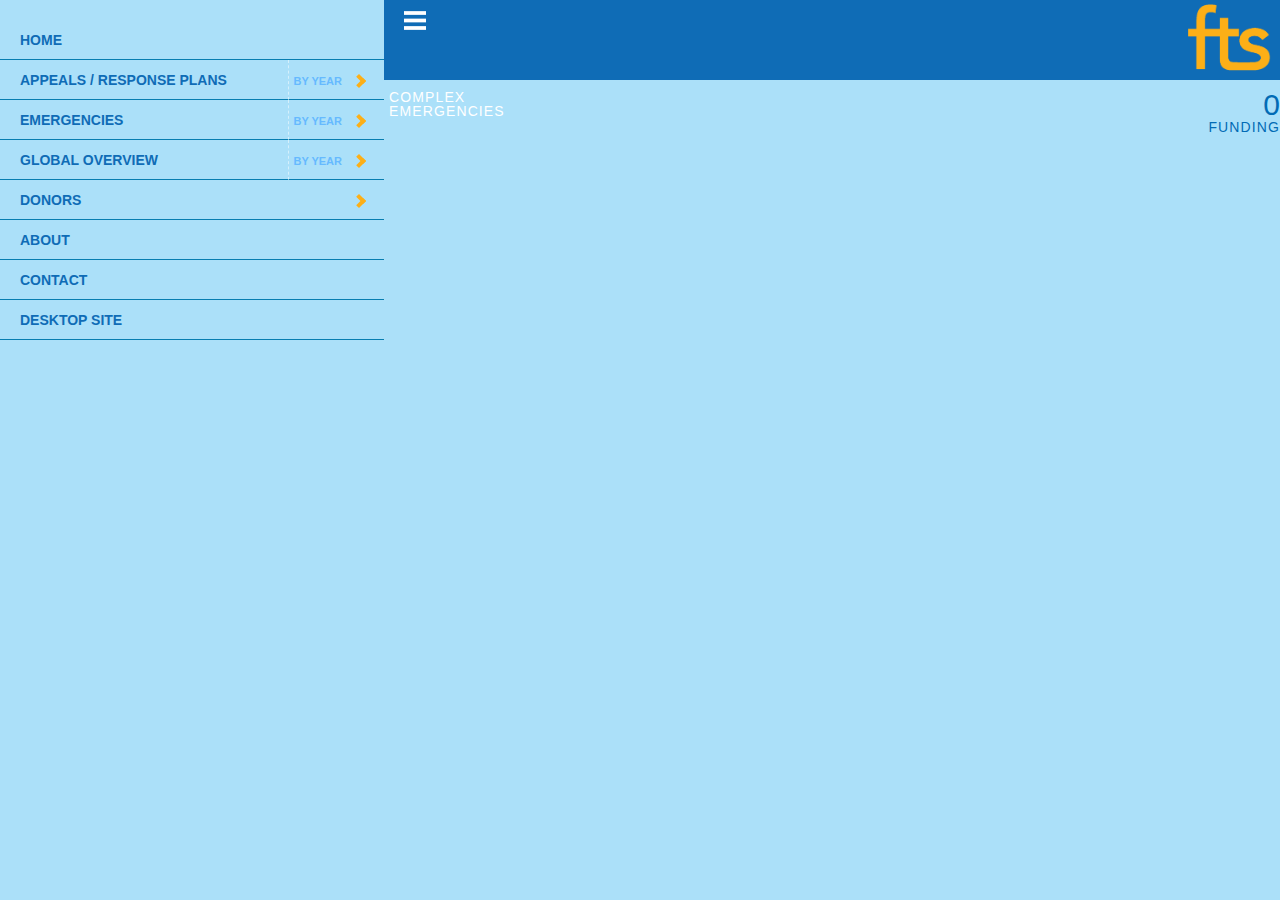
<file: eoverview.html>
<!DOCTYPE html>
<html>
	<head>
		<meta http-equiv="content-type" content="text/html;charset=utf-8" />
		<meta name="viewport" content="width=device-width initial-scale=1.0 user-scalable=yes" />
		<meta name="robots" content="noindex, nofollow" />

		<title>FTS Mobile Test Page</title>

		<link type="text/css" rel="stylesheet" href="docs.css" />
		<link type="text/css" rel="stylesheet" href="mmenu.css" />
		<link type="text/css" rel="stylesheet" media="all and (min-width: 900px)" href="mmenu-widescreen.css" />
		<link type="text/css" rel="stylesheet" href="carousel.css" />
		
		<script type="text/javascript" src="jquery-1.10.2.min.js"></script>
		<script type="text/javascript" src="jquery.hammer.min.js"></script>
		<script type="text/javascript" src="jquery.mmenu.min.js"></script>
		<script type="text/javascript" src="modernizr.js"></script>
		<script type="text/javascript" src="data/appeal.js"></script>
		<script type="text/javascript" src="data/emergency.js"></script>
		<script type="text/javascript" src="data/organization.js"></script>
		<script type="text/javascript" src="common.js"></script>
	</head>
	<body>
		<div id="page">
			<div id="header">
				<a href="#menu"></a>
				<img id="logo" src="logo.png"/>
			</div>
			<div id="content">
				<div class="overviewtopleft">
					<h3 class="overview" id="year"></h3><script>$('h3#year').text(GetUrlValue("year"))</script>
					<h4 class="overview">COMPLEX</h4>
					<h4 class="overview">EMERGENCIES</h4>
				</div>
				<div class="overviewtopright">
					<h3 class="overview dark" id="funding1"></h3>
					<h4 class="overview dark" id="funding2"></h4>
					<h4 class="overview dark">FUNDING</h4>
				</div>
				<div id="tablediv">
				<table id="emergencies" style="margin-left: auto;margin-right: auto;">
				</table>
				</div>
				<script>
				thisyearemergencies = emergency.filter(function(d){return d.year==GetUrlValue("year") && d.type=="Complex Emergency"}).sort(function(a, b){var keyA = a.title.toUpperCase(),keyB = b.title.toUpperCase();if(keyA < keyB) return -1;if(keyA > keyB) return 1;return 0;});
				emergencylen = thisyearemergencies.length
				totalemergencyfunding=0
				for(i=0;i<emergencylen;i++){
					totalemergencyfunding+=thisyearemergencies[i].funding
				}
				$('h3#funding1').append(truncnumbermagnitude(totalemergencyfunding))
				$('h4#funding2').append(magnitude)
				halflen = Math.round(emergencylen/2)
				for(i=0;i<halflen;i++){
					$('table#emergencies').append("<tr id='emergencytr"+i+"' style='border:1px solid black;'></tr>")
				}
				for(i=0;i<emergencylen;i++){
					$('tr#emergencytr'+Math.floor(i/2)).append("<td class='grid clickable' id="+thisyearemergencies[i].id+"><div class='dark title'>"+thisyearemergencies[i].title.toUpperCase()+"</div><div class='light funding'><strong>$"+truncnumber(thisyearemergencies[i].funding)+"</strong></br>FUNDING</div></td>")
				}
				$('td').click(function(){window.location.replace("emergency.html?id="+this.id)})
				</script>
			</div>
			<nav id="menu">
				<ul>
					<li><a href="index.html" id="home">HOME</a></li>
					<li class="top">
						<a href="aoverview.html?year=2013" id="current_appeal_overview">APPEALS / RESPONSE PLANS</a>
						<ul>
							<li class="Label">Year</li>
							<li>
								<a href="aoverview.html?year=2013" id="2013_appeal_overview">2013</a>
									<ul id="appeal2013"></ul>
									<script>
										populatelist("appeal","2013")
									</script>
									
							</li>
							<li>
								<a href="aoverview.html?year=2012" id="2012_appeal_overview">2012</a>
									<ul id="appeal2012"></ul>
									<script>
										populatelist("appeal","2012")
									</script>
							</li>
							<li>
								<a href="aoverview.html?year=2011" id="2011_appeal_overview">2011</a>
									<ul id="appeal2011"></ul>
									<script>
										populatelist("appeal","2011")
									</script>
							</li>
							<li>
								<a href="aoverview.html?year=2010" id="2010_appeal_overview">2010</a>
									<ul id="appeal2010"></ul>
									<script>
										populatelist("appeal","2010")
									</script>
							</li>
							<li>
								<a href="aoverview.html?year=2009" id="2009_appeal_overview">2009</a>
									<ul id="appeal2009"></ul>
									<script>
										populatelist("appeal","2009")
									</script>
							</li>
							<li>
								<a href="aoverview.html?year=2008" id="2008_appeal_overview">2008</a>
									<ul id="appeal2008"></ul>
									<script>
										populatelist("appeal","2008")
									</script>
							</li>
							<li>
								<a href="aoverview.html?year=2007" id="2007_appeal_overview">2007</a>
									<ul id="appeal2007"></ul>
									<script>
										populatelist("appeal","2007")
									</script>
							</li>
							<li>
								<a href="aoverview.html?year=2006" id="2006_appeal_overview">2006</a>
									<ul id="appeal2006"></ul>
									<script>
										populatelist("appeal","2006")
									</script>
							</li>
							<li>
								<a href="aoverview.html?year=2005" id="2005_appeal_overview">2005</a>
									<ul id="appeal2005"></ul>
									<script>
										populatelist("appeal","2005")
									</script>
							</li>
							<li>
								<a href="aoverview.html?year=2004" id="2004_appeal_overview">2004</a>
									<ul id="appeal2004"></ul>
									<script>
										populatelist("appeal","2004")
									</script>
							</li>
							<li>
								<a href="aoverview.html?year=2003" id="2003_appeal_overview">2003</a>
									<ul id="appeal2003"></ul>
									<script>
										populatelist("appeal","2003")
									</script>
							</li>
							<li>
								<a href="aoverview.html?year=2002" id="2002_appeal_overview">2002</a>
									<ul id="appeal2002"></ul>
									<script>
										populatelist("appeal","2002")
									</script>
							</li>
							<li>
								<a href="aoverview.html?year=2001" id="2001_appeal_overview">2001</a>
									<ul id="appeal2001"></ul>
									<script>
										populatelist("appeal","2001")
									</script>
							</li>
							<li>
								<a href="aoverview.html?year=2000" id="2000_appeal_overview">2000</a>
									<ul id="appeal2000"></ul>
									<script>
										populatelist("appeal","2000")
									</script>
							</li>
							<li><a href="#" id="Archive_appeal">Archive</a></li>
						</ul>
					</li>
					<li class="top">
						<a href="eoverview.html?year=2013" id="current_emergency_overview">EMERGENCIES</a>
						<ul>
							<li class="Label">Year</li>
							<li><a href="eoverview.html?year=2013" id="2013_emergency_overview">2013</a>
								<ul id="emergency2013"></ul>
								<script>
									populatelist("emergency","2013")
								</script>
							</li>
							<li><a href="eoverview.html?year=2012" id="2012_emergency_overview">2012</a>
								<ul id="emergency2012"></ul>
								<script>
									populatelist("emergency","2012")
								</script>
							</li>
							<li><a href="eoverview.html?year=2011" id="2011_emergency_overview">2011</a>
								<ul id="emergency2011"></ul>
								<script>
									populatelist("emergency","2011")
								</script>
							</li>
							<li><a href="eoverview.html?year=2010" id="2010_emergency_overview">2010</a>
								<ul id="emergency2010"></ul>
								<script>
									populatelist("emergency","2010")
								</script>
							</li>
							<li><a href="eoverview.html?year=2009" id="2009_emergency_overview">2009</a>
								<ul id="emergency2009"></ul>
								<script>
									populatelist("emergency","2009")
								</script>
							</li>
							<li><a href="eoverview.html?year=2008" id="2008_emergency_overview">2008</a>
								<ul id="emergency2008"></ul>
								<script>
									populatelist("emergency","2008")
								</script>
							</li>
							<li><a href="eoverview.html?year=2007" id="2007_emergency_overview">2007</a>
								<ul id="emergency2007"></ul>
								<script>
									populatelist("emergency","2007")
								</script>
							</li>
							<li><a href="eoverview.html?year=2006" id="2006_emergency_overview">2006</a>
								<ul id="emergency2006"></ul>
								<script>
									populatelist("emergency","2006")
								</script>
							</li>
							<li><a href="eoverview.html?year=2005" id="2005_emergency_overview">2005</a>
								<ul id="emergency2005"></ul>
								<script>
									populatelist("emergency","2005")
								</script>
							</li>
							<li><a href="eoverview.html?year=2004" id="2004_emergency_overview">2004</a>
								<ul id="emergency2004"></ul>
								<script>
									populatelist("emergency","2004")
								</script>
							</li>
							<li><a href="eoverview.html?year=2003" id="2003_emergency_overview">2003</a>
								<ul id="emergency2003"></ul>
								<script>
									populatelist("emergency","2003")
								</script>
							</li>
							<li><a href="eoverview.html?year=2002" id="2002_emergency_overview">2002</a>
								<ul id="emergency2002"></ul>
								<script>
									populatelist("emergency","2002")
								</script>
							</li>
							<li><a href="eoverview.html?year=2001" id="2001_emergency_overview">2001</a>
								<ul id="emergency2001"></ul>
								<script>
									populatelist("emergency","2001")
								</script>
							</li>
							<li><a href="eoverview.html?year=2000" id="2000_emergency_overview">2000</a>
								<ul id="emergency2000"></ul>
								<script>
									populatelist("emergency","2000")
								</script>
							</li>
							<li><a href="#" id="Archive_emergency">Archive</a></li>
						</ul>
					</li>
					<li class="top"><a href="go.html?year=2013" id="global_overview">GLOBAL OVERVIEW</a>
						<ul>
							<li><a href="go.html?year=2013" id="global_overview_2013">2013</a></li>
							<li><a href="go.html?year=2012" id="global_overview_2012">2012</a></li>
							<li><a href="go.html?year=2011" id="global_overview_2011">2011</a></li>
							<li><a href="go.html?year=2010" id="global_overview_2010">2010</a></li>
							<li><a href="go.html?year=2009" id="global_overview_2009">2009</a></li>
							<li><a href="go.html?year=2008" id="global_overview_2008">2008</a></li>
							<li><a href="go.html?year=2007" id="global_overview_2007">2007</a></li>
							<li><a href="go.html?year=2006" id="global_overview_2006">2006</a></li>
							<li><a href="go.html?year=2005" id="global_overview_2005">2005</a></li>
							<li><a href="go.html?year=2004" id="global_overview_2004">2004</a></li>
							<li><a href="go.html?year=2003" id="global_overview_2003">2003</a></li>
							<li><a href="go.html?year=2002" id="global_overview_2002">2002</a></li>
							<li><a href="go.html?year=2001" id="global_overview_2001">2001</a></li>
							<li><a href="go.html?year=2000" id="global_overview_2000">2000</a></li>
						</ul>
					</li>
					<li class="types"><span>DONORS</span>
						<ul id="donors">
						</ul>
						<script>poporg("Government","donors")</script>	
					</li>
					<li><a href="#" id="about">ABOUT</a></li>
					<li><a href="#" id="contact">CONTACT</a></li>
					<li><a href="http://fts.unocha.org?media=desktop" id="desktop">DESKTOP SITE</a></li>
				</ul>
			</nav>
		</div>
		<script src="carousel.js"></script>
	</body>
</html>
</file>
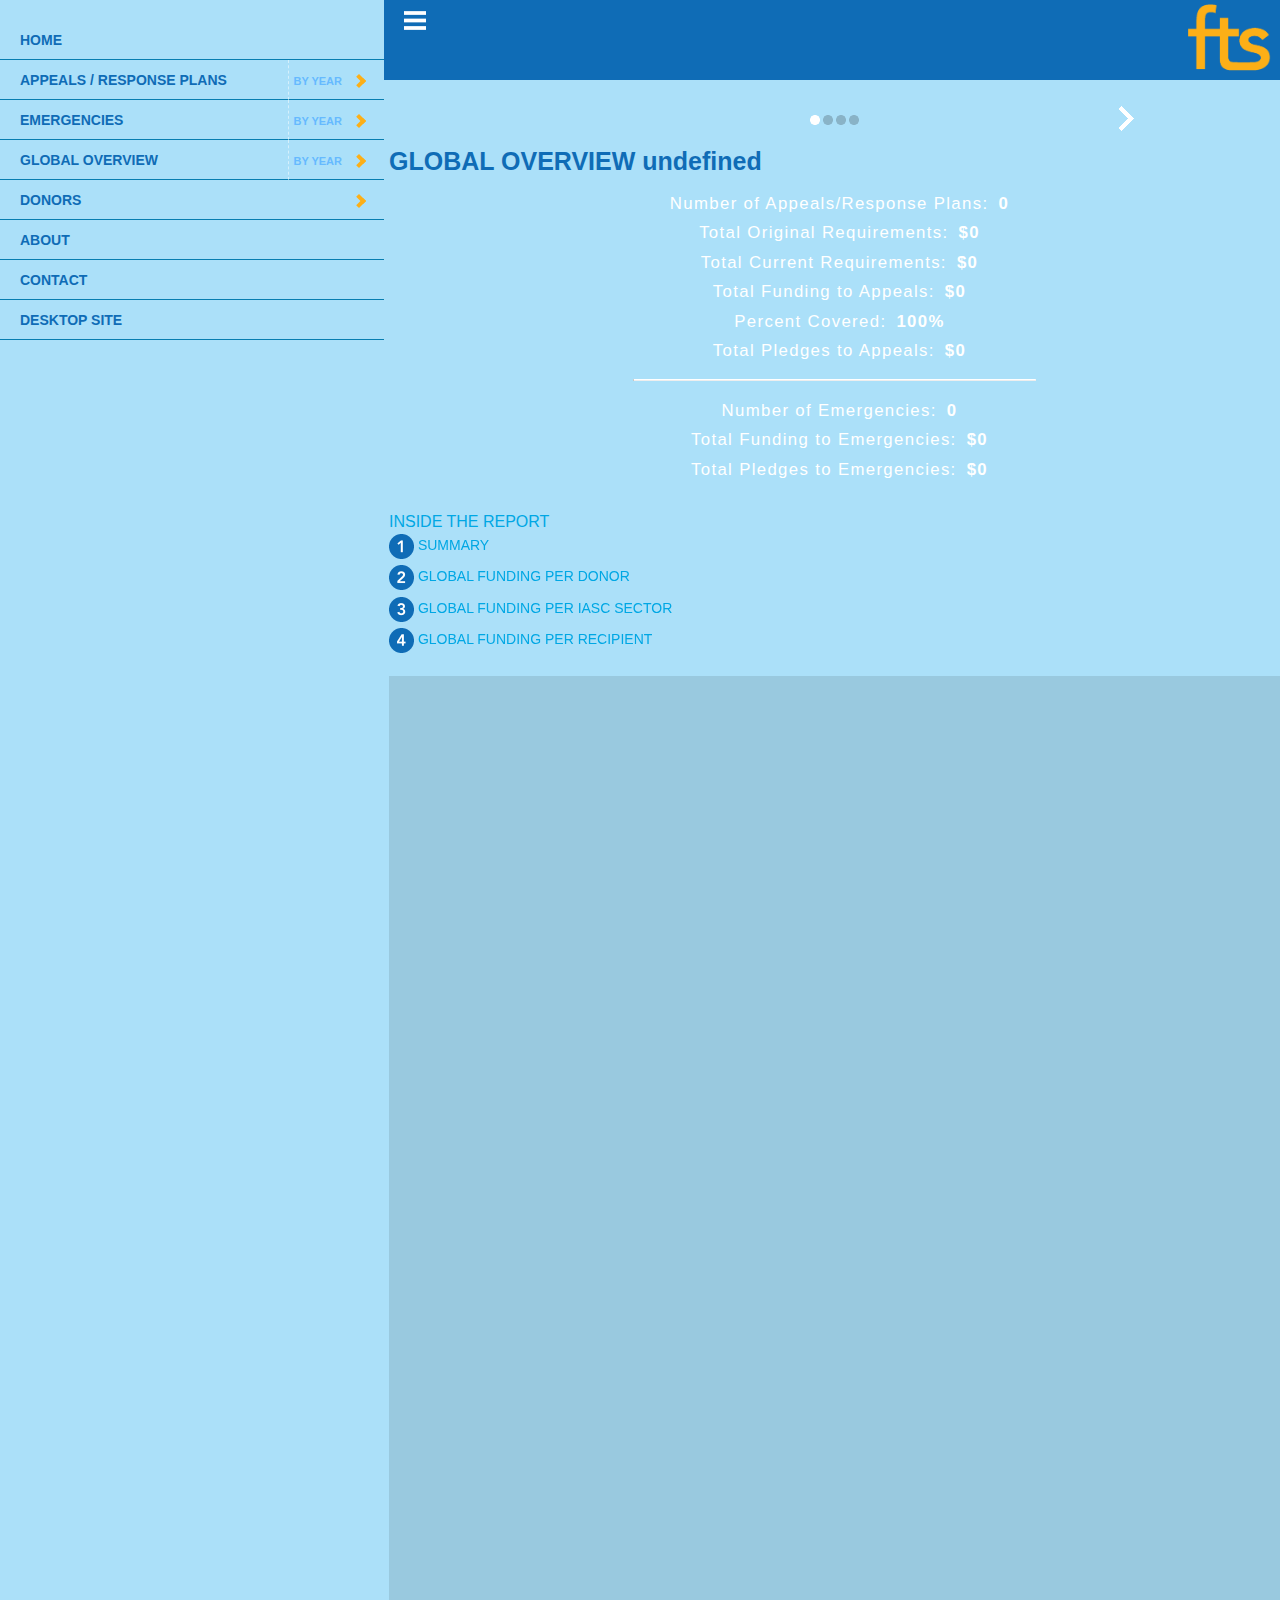
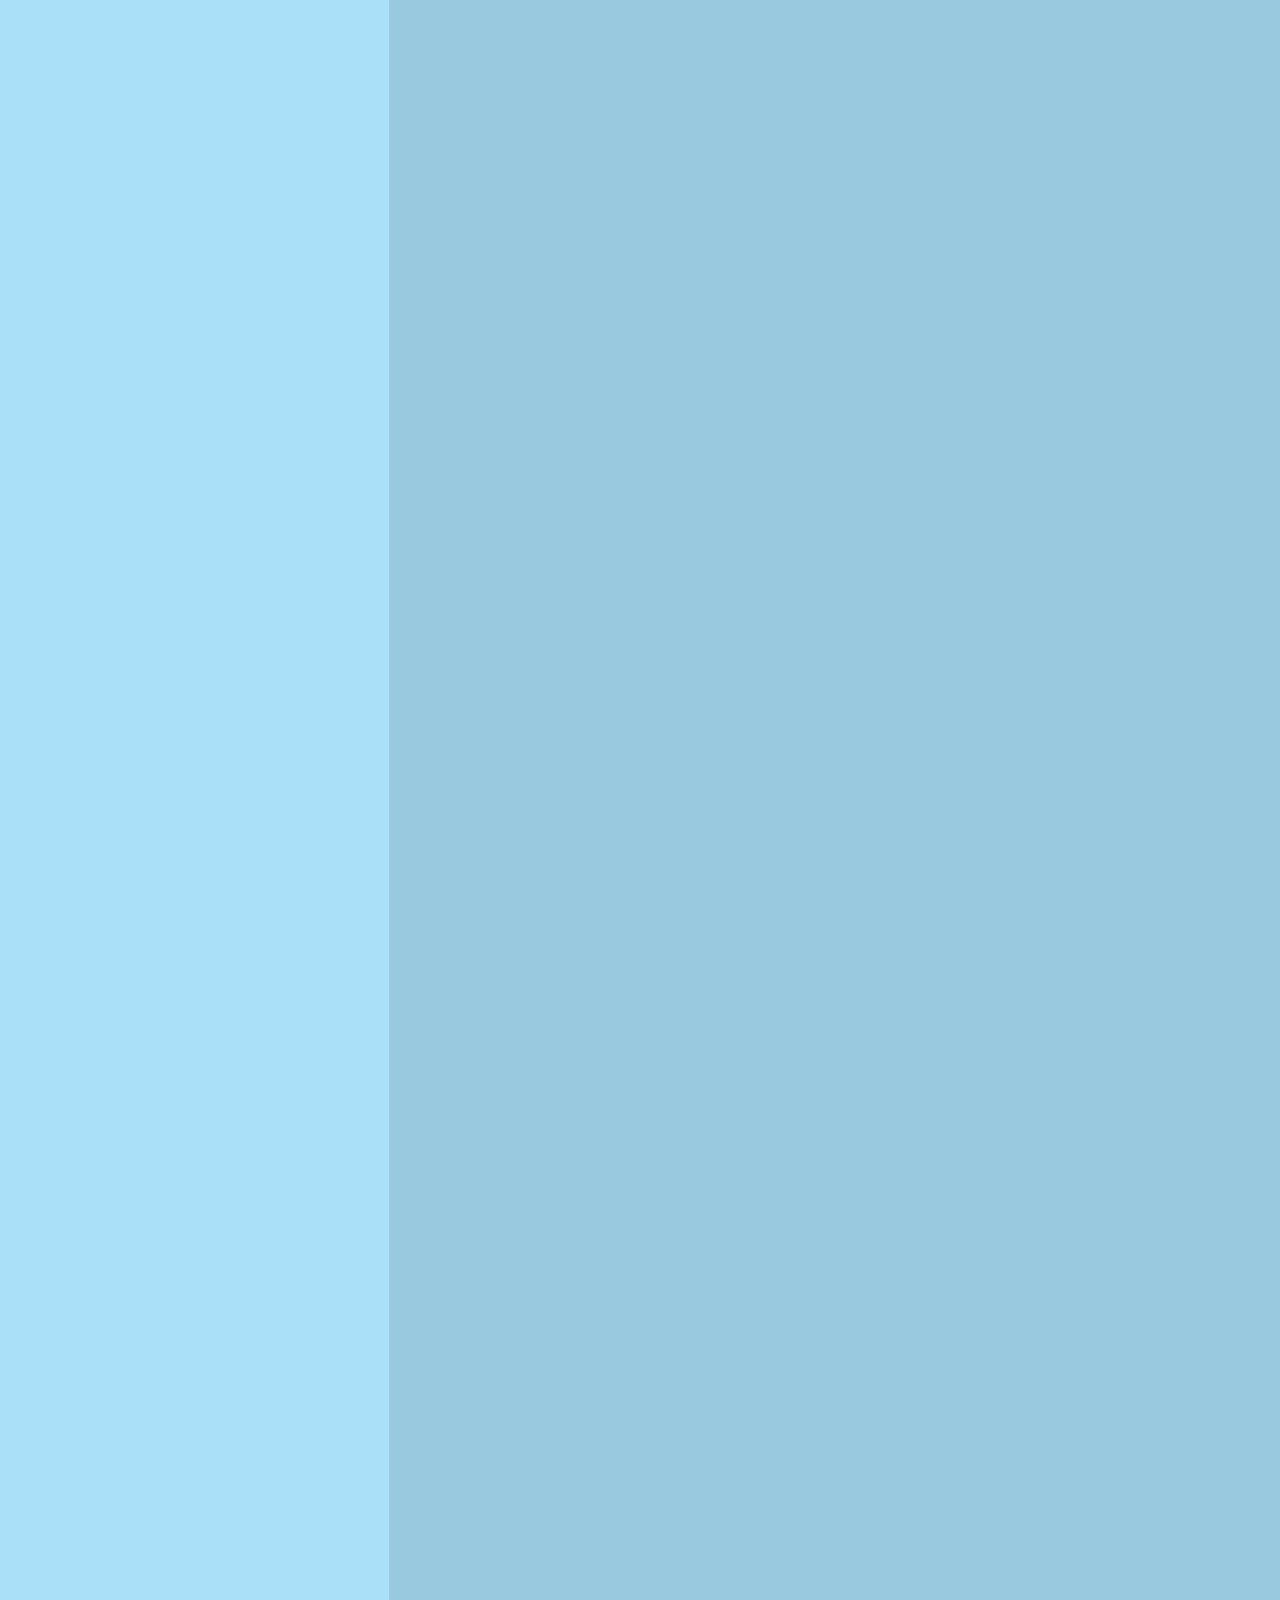
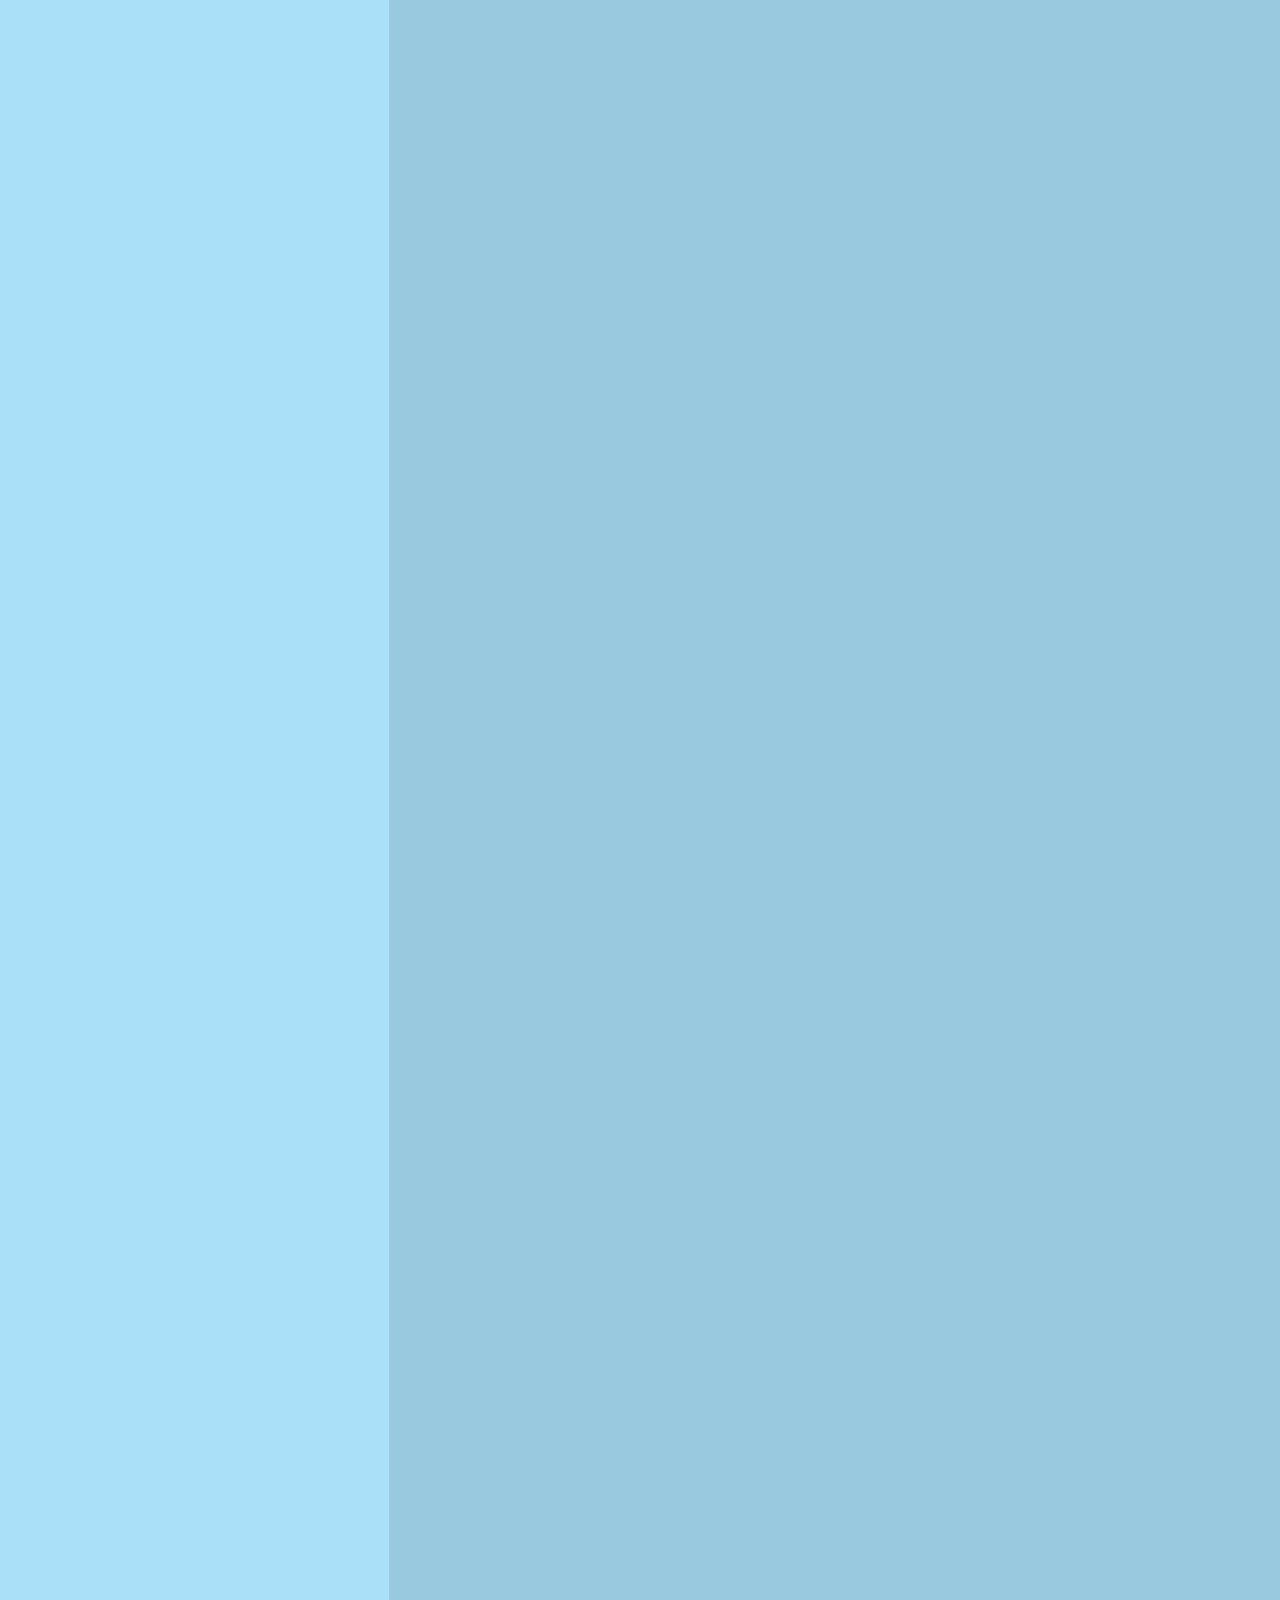
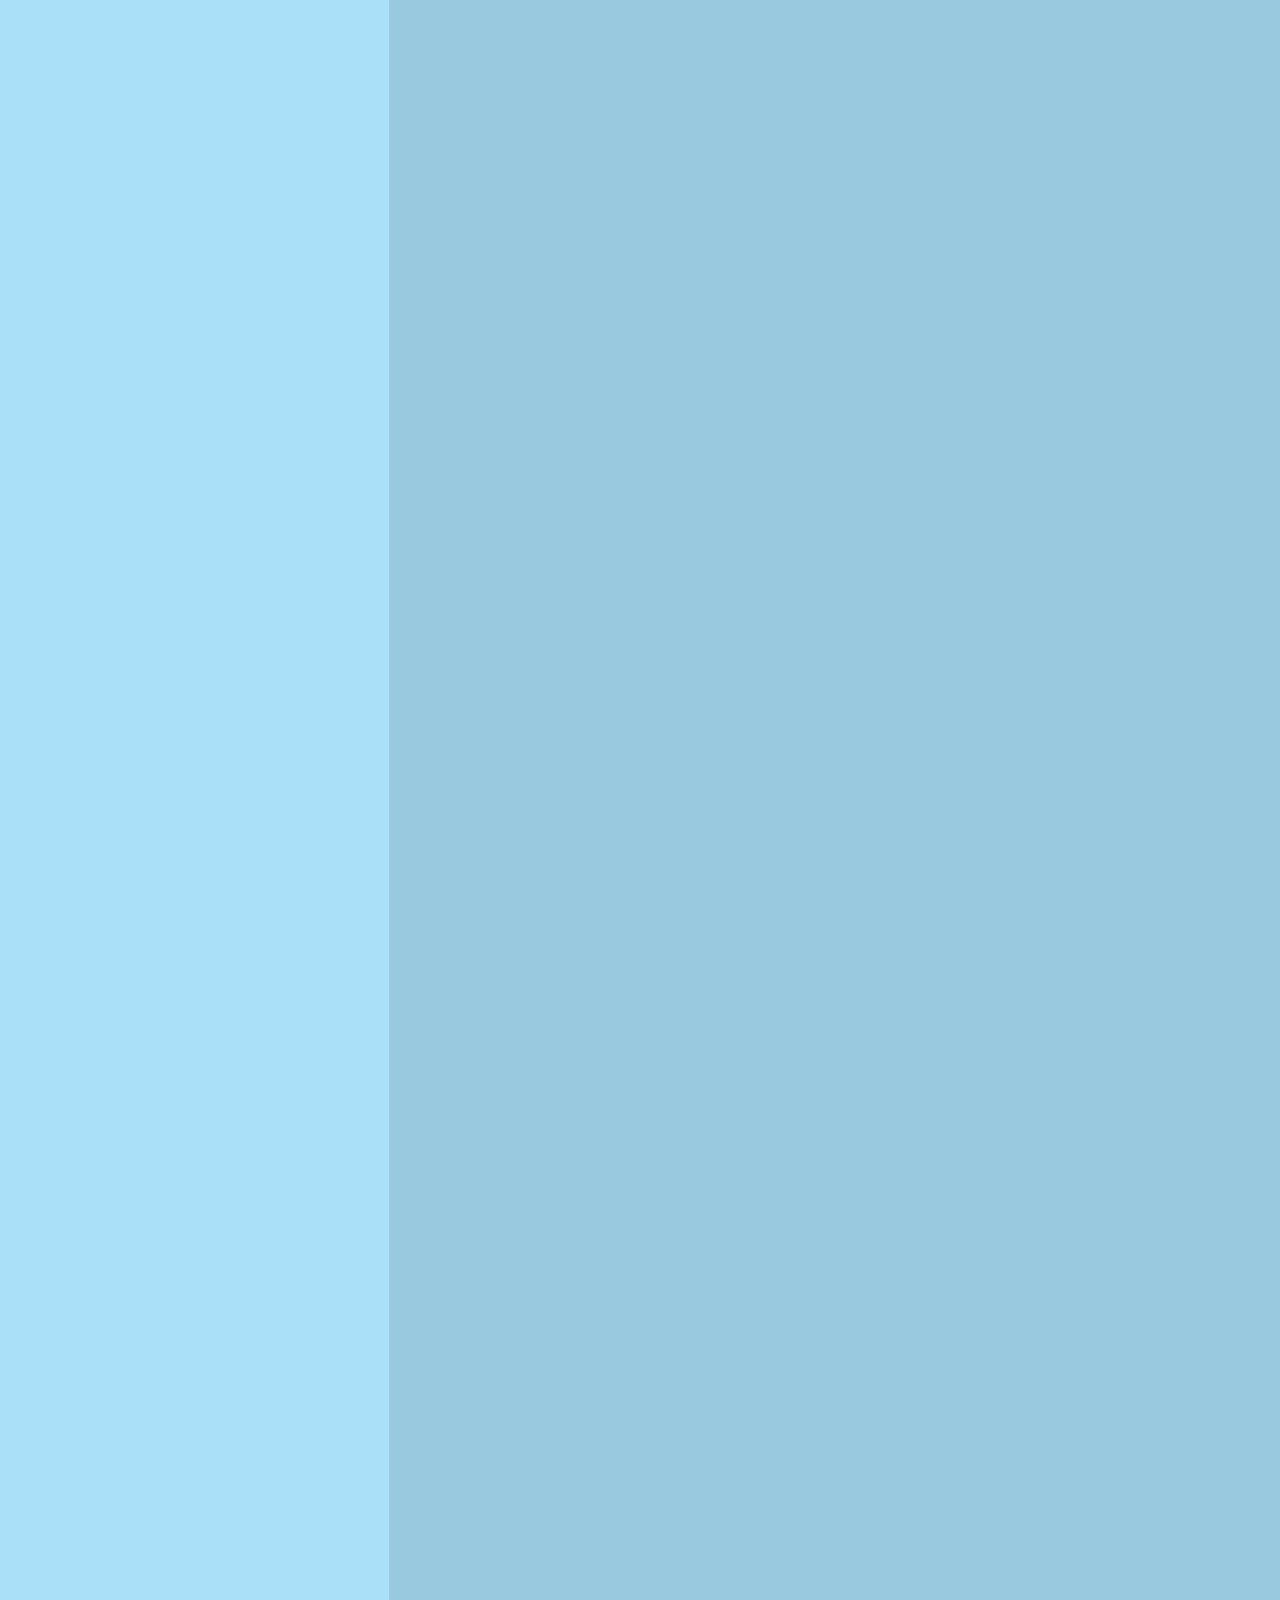
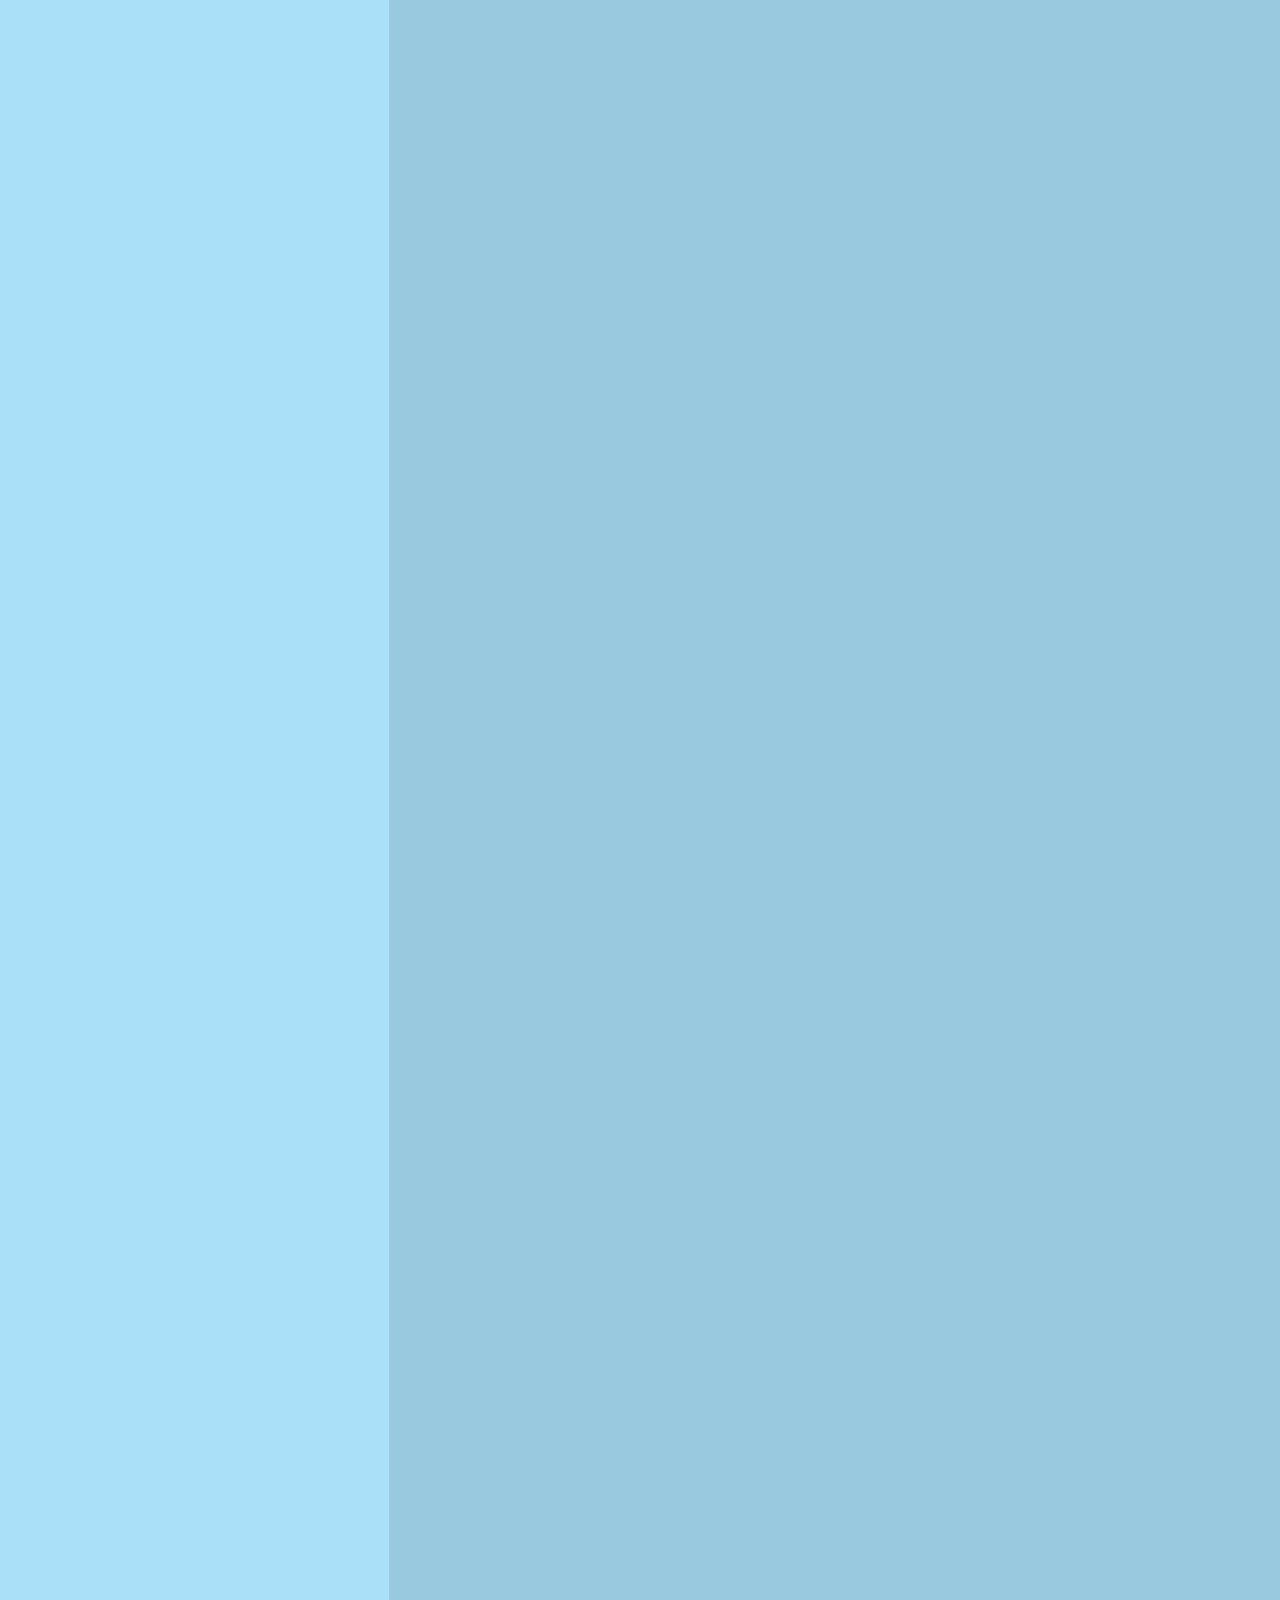
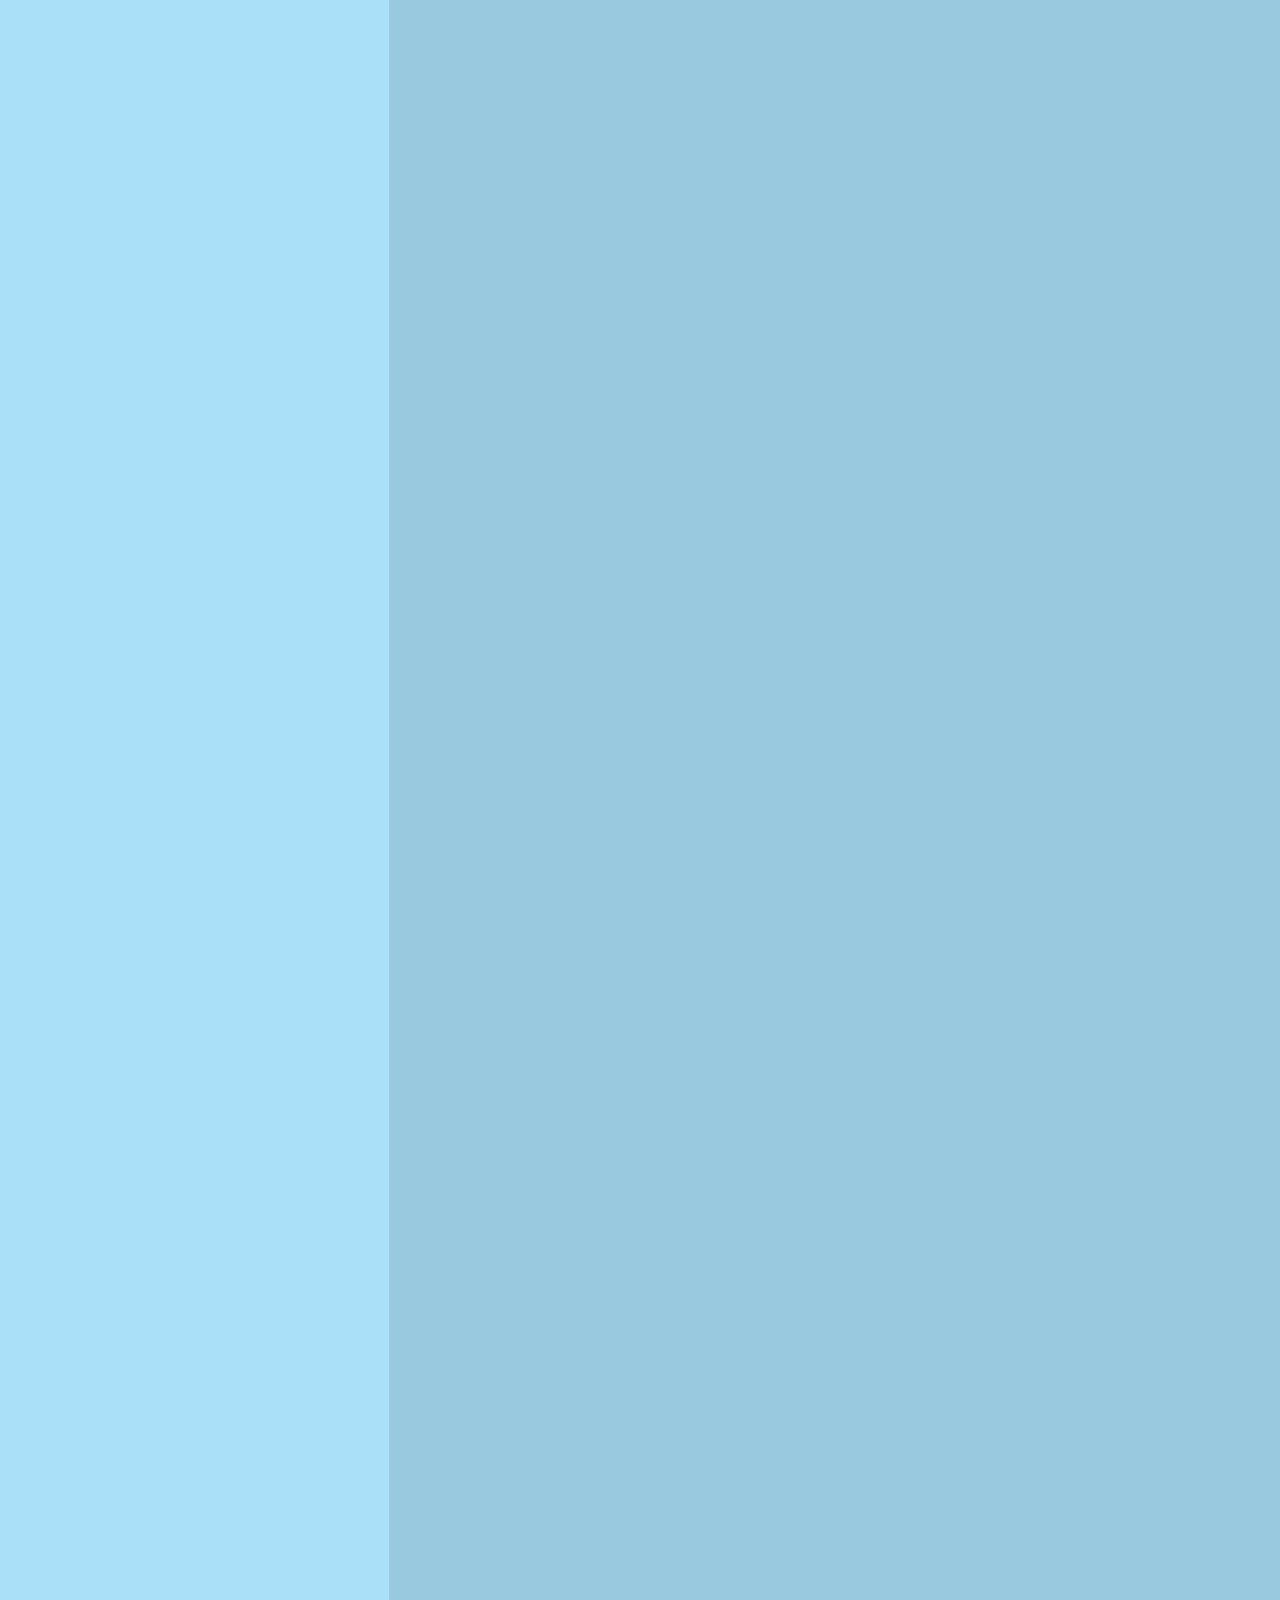
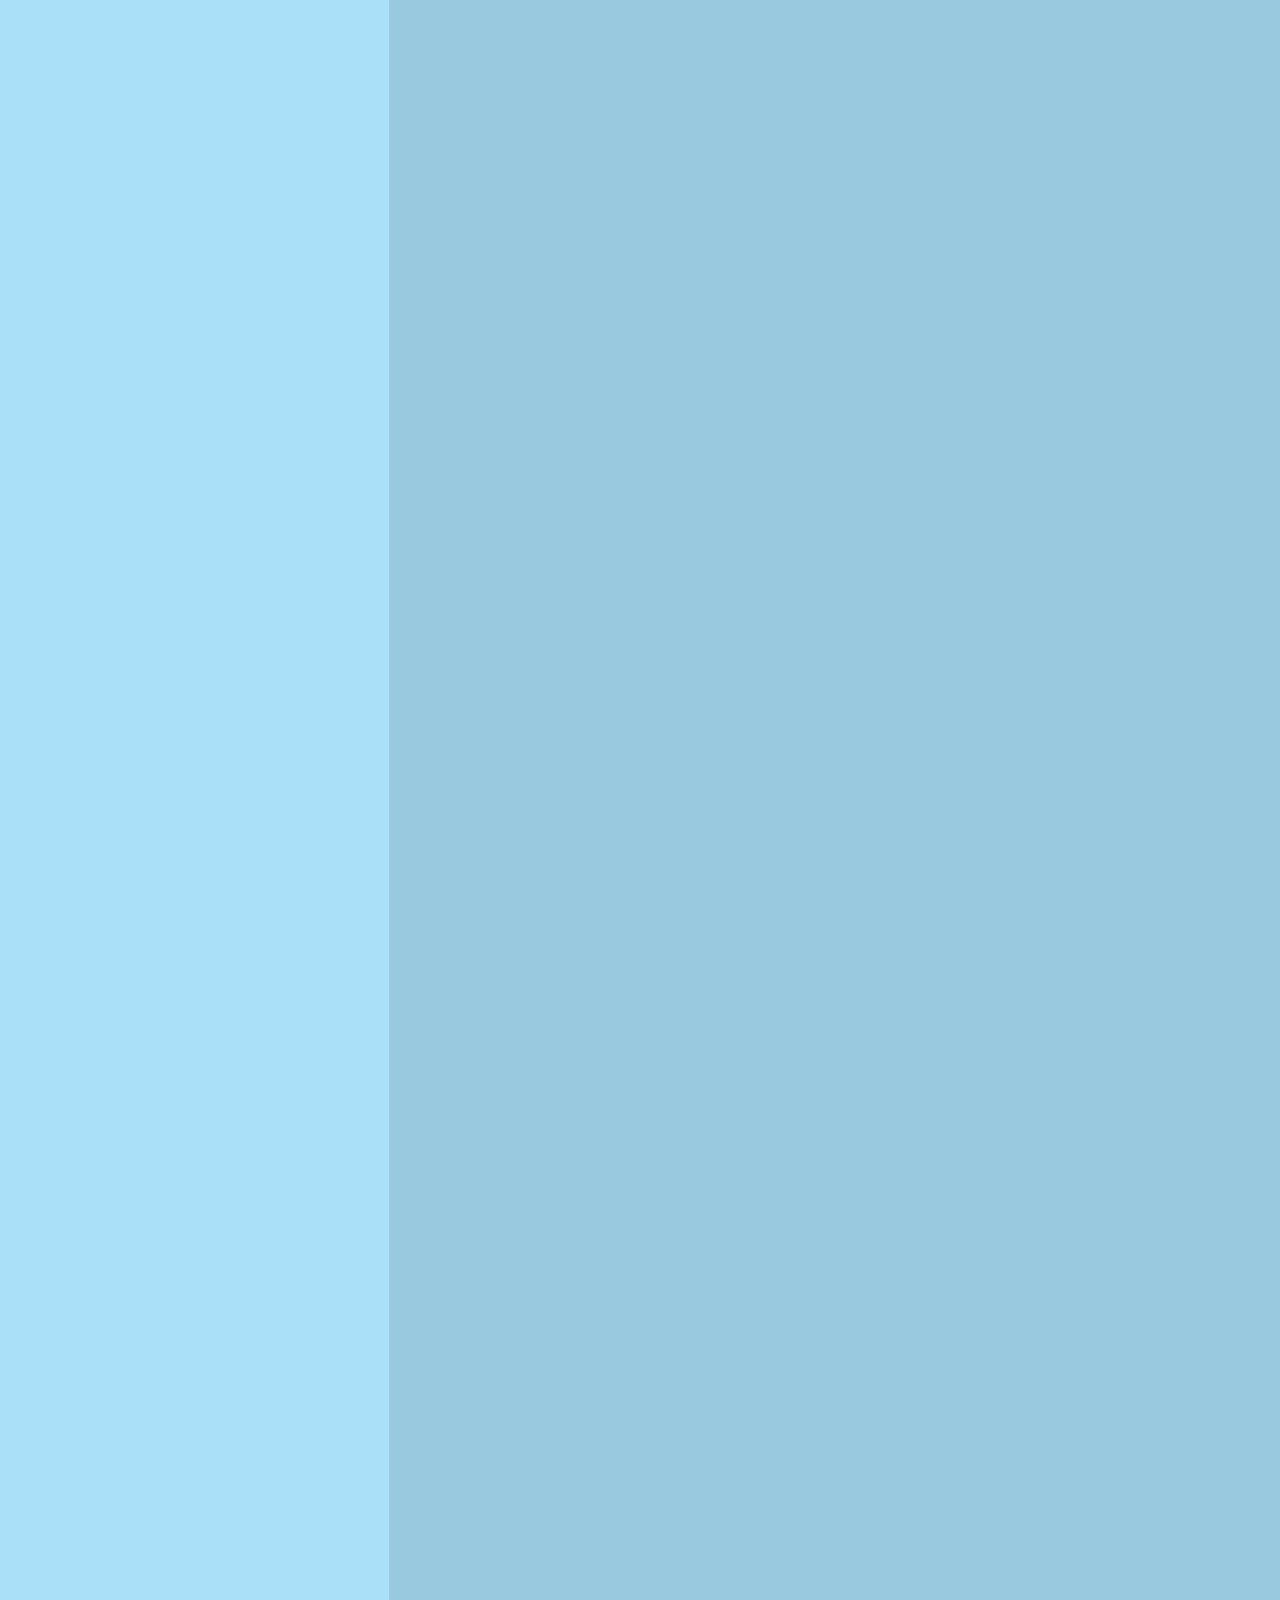
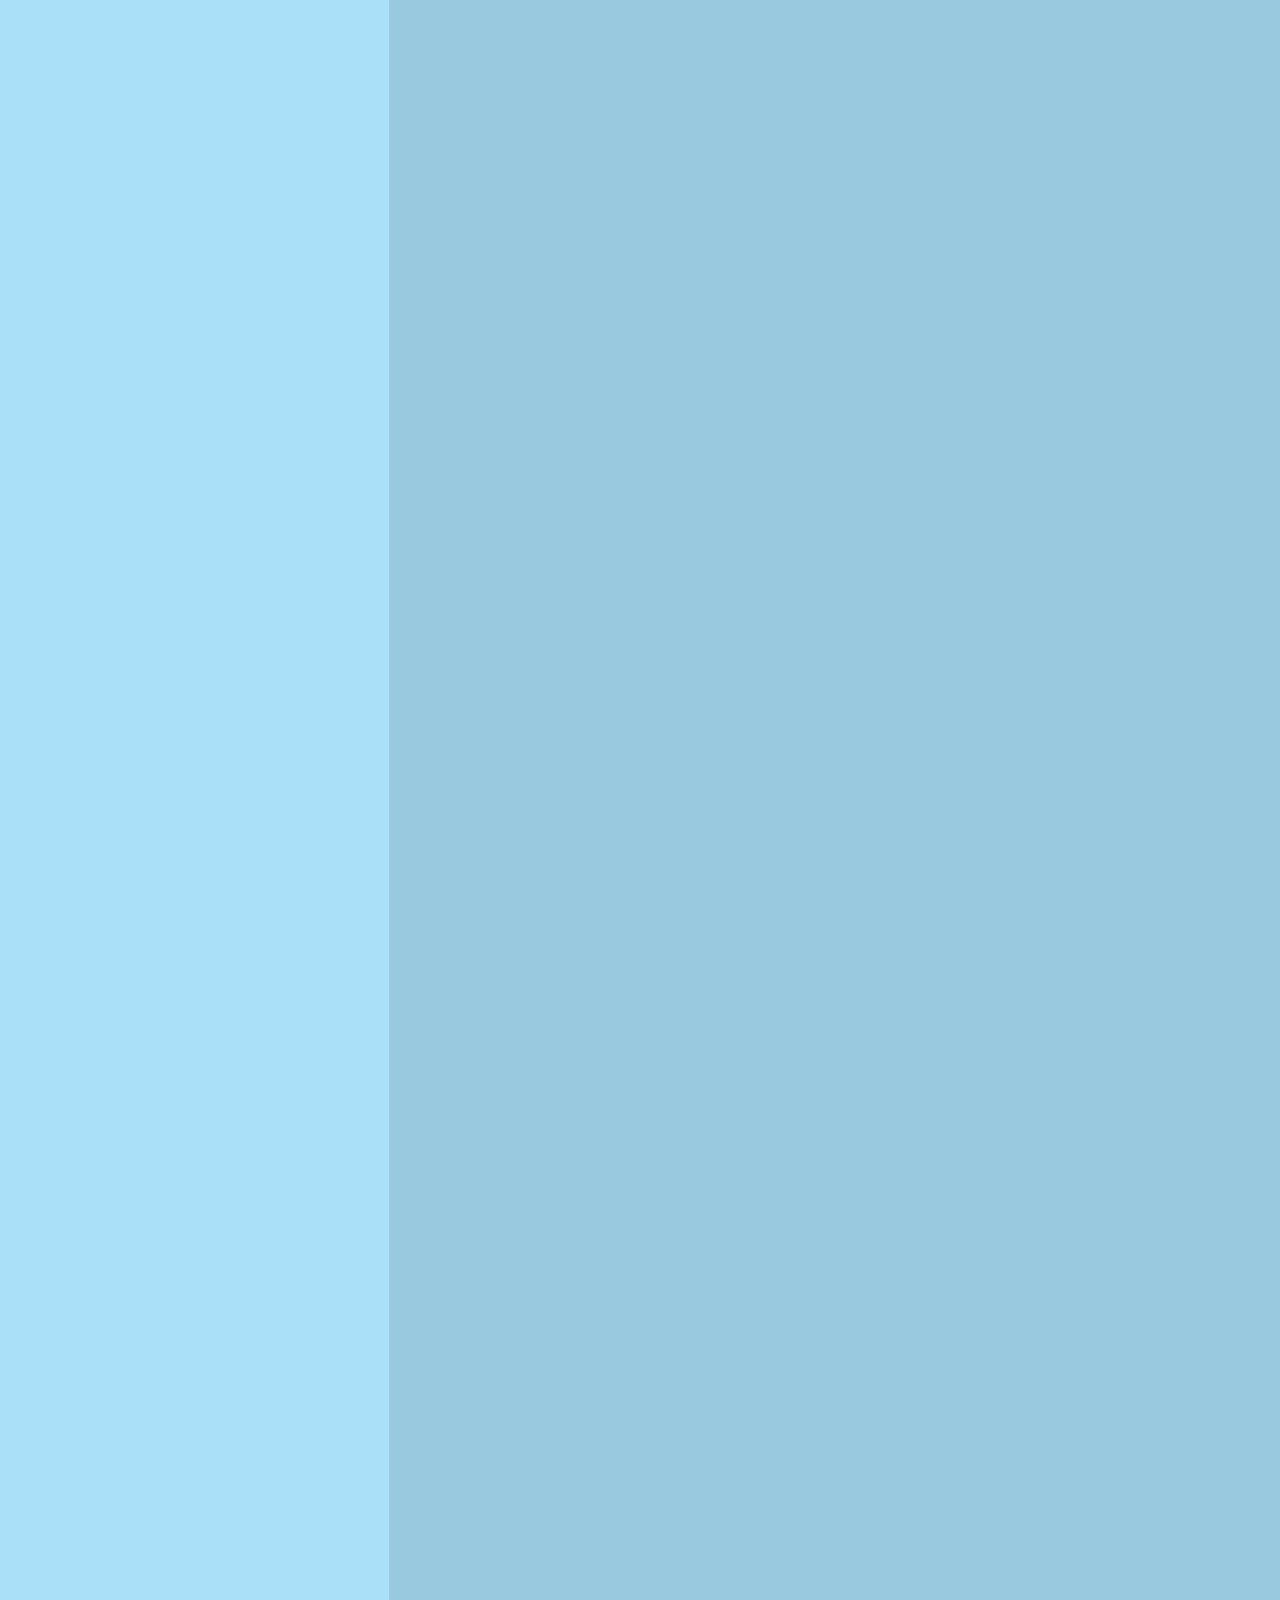
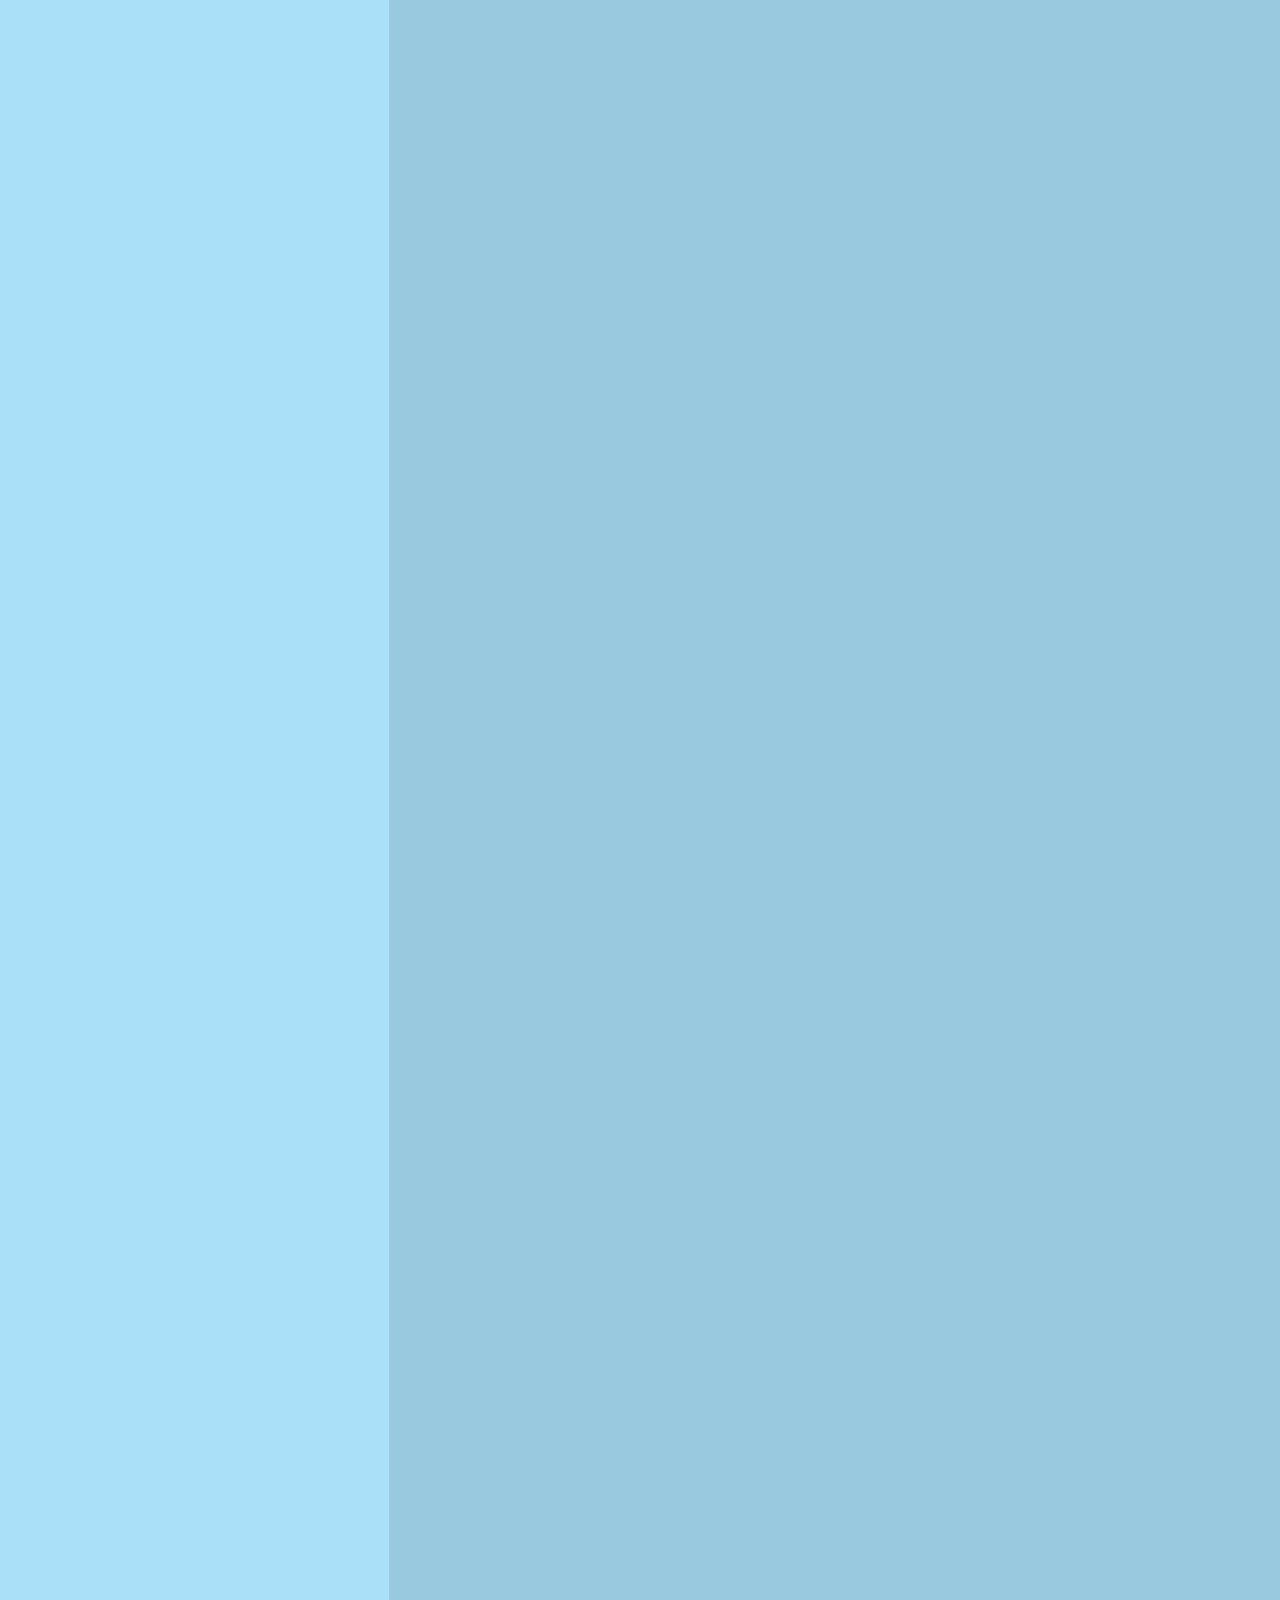
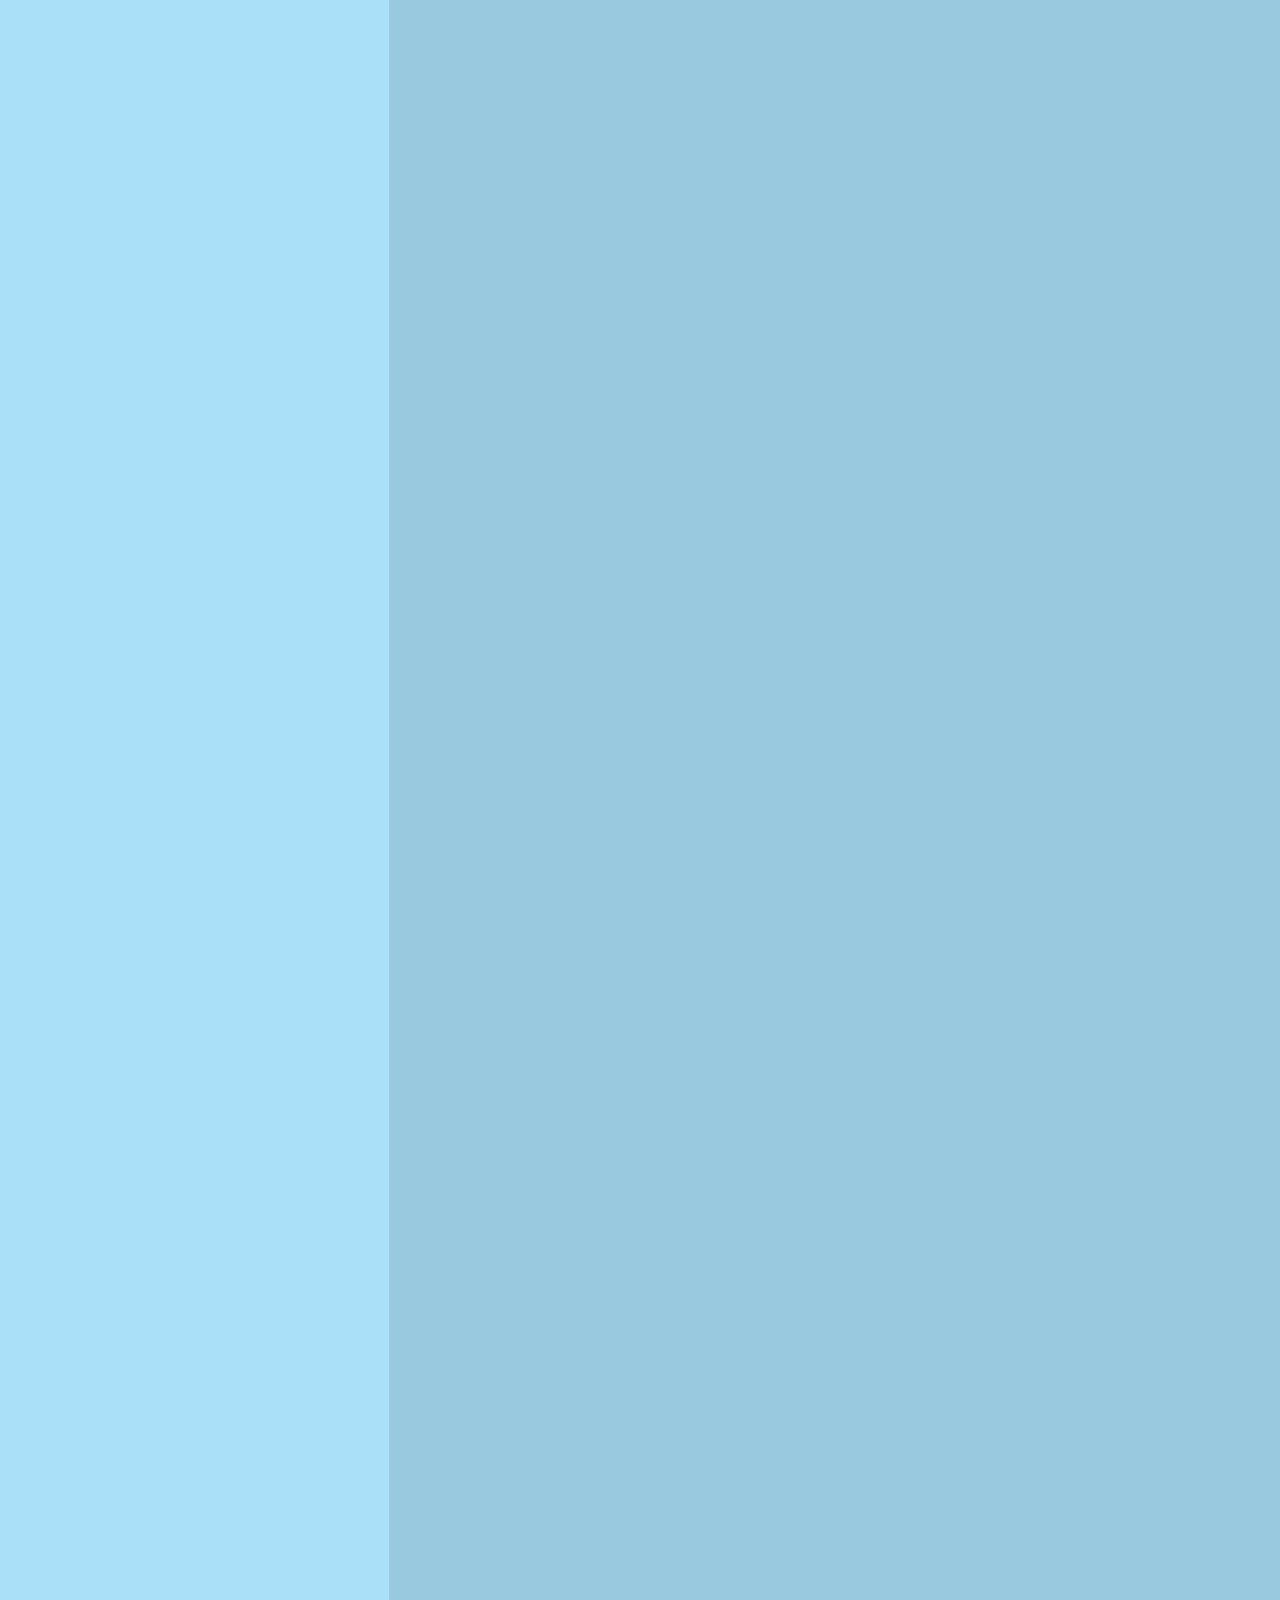
<file: go.html>
<!DOCTYPE html>
<html>
	<head>
		<meta http-equiv="content-type" content="text/html;charset=utf-8" />
		<meta name="viewport" content="width=device-width initial-scale=1.0 user-scalable=yes" />
		<meta name="robots" content="noindex, nofollow" />

		<title>FTS Mobile Test Page</title>
		
		<link type="text/css" rel="stylesheet" href="docs.css" />
		<link type="text/css" rel="stylesheet" href="docs_carousel.css" />
		<link type="text/css" rel="stylesheet" href="mmenu.css" />
		<link type="text/css" rel="stylesheet" media="all and (min-width: 900px)" href="mmenu-widescreen.css" />
		<link type="text/css" rel="stylesheet" href="carousel.css" />
		
		<script type="text/javascript" src="jquery-1.10.2.min.js"></script>
		<script type="text/javascript" src="jquery.hammer.min.js"></script>
		<script type="text/javascript" src="jquery.mmenu.min.js"></script>
		<script type="text/javascript" src="modernizr.js"></script>
		<script type="text/javascript" src="data/appeal.js"></script>
		<script type="text/javascript" src="data/emergency.js"></script>
		<script type="text/javascript" src="data/funding_donor_2013.js"></script>
		<script type="text/javascript" src="data/funding_recipient_2013.js"></script>
		<script type="text/javascript" src="data/funding_sector_2013.js"></script>
		<script type="text/javascript" src="data/organization.js"></script>
		<script type="text/javascript" src="common.js"></script>
	</head>
	<body>
		<div id="page">
			<div id="header">
				<a href="#menu"></a>
				<img id="logo" src="logo.png"/>
			</div>
			<div id="content">
				<div id="carousel">
					<ul>
					    <li class="pane1"><table id="progress"><tr><td></td><td><img class="progress" src="progress/progress1of4.png"/></td><td class="forward"><a href="#" class="forward"><img class="forward" src="progress/forward_arrow.png"/></a></td></tr></table><h2 id="tables"></h2><div class='row'><h4 class='mediumlight'>INSIDE THE REPORT</h4></div><div class="grouprow"><ul class="list"><li class="list" id="one"><a href="#"><img src="bullets/1.png" class="bullet"/> SUMMARY</a></li><li class="list" id="two"><a href="#"><img src="bullets/2.png" class="bullet"/> GLOBAL FUNDING PER DONOR</a></li><li class="list" id="three"><a href="#"><img src="bullets/3.png" class="bullet"/> GLOBAL FUNDING PER IASC SECTOR</a></li><li class="list" id="four"><a href="#"><img src="bullets/4.png" class="bullet"/> GLOBAL FUNDING PER RECIPIENT</a></li></ul></div></li>
					    <li class="pane2"><table id="progress"><tr><td class="back"><a href="#" class="back"><img class="back" src="progress/back_arrow.png"/></a></td><td><img class="progress" src="progress/progress2of4.png"/></td><td class="forward"><a href="#" class="forward"><img class="forward" src="progress/forward_arrow.png"/></a></td></tr></table><div class="grouprow" id="subtitle"><h3 class="mediumdark" >GLOBAL FUNDING PER DONOR</h3></div>
						<form name="sortselect" action="" method="POST" onchange="RedrawDonor()">
						<div class="sortdiv0"> FILTER BY FIRST LETTER:
						<select id="sortdonorletter">
						<option value="All">All</option>
						</select>
						</div>
						<div class="sortdiv"> SORT BY:
						<select id="sortdonor">
						<option value="name_asc">Title ascending</option>
						<option value="name_desc">Title descending</option>
						<option value="contrib_asc">Contributions ascending</option>
						<option value="contrib_desc">Contributions descending</option>
						</select>
						</div>
						</form>
					    </li>
					    <li class="pane3"><table id="progress"><tr><td class="back"><a href="#" class="back"><img class="back" src="progress/back_arrow.png"/></a></td><td><img class="progress" src="progress/progress3of4.png"/></td><td class="forward"><a href="#" class="forward"><img class="forward" src="progress/forward_arrow.png"/></a></td></tr></table><div class="grouprow" id="subtitle"><h3 class="mediumdark">GLOBAL FUNDING PER IASC SECTOR</h3></div>
						<form name="sortselect" action="" method="POST" onchange="RedrawSector()">
						<div class="sortdiv0"> 
						<select id="sortsectorletter" style="display:none;">
						<option value="All">All</option>
						</select>
						</div>
						<div class="sortdiv"> SORT BY:
						<select id="sortsector">
						<option value="name_asc">Title ascending</option>
						<option value="name_desc">Title descending</option>
						<option value="contrib_asc">Contributions ascending</option>
						<option value="contrib_desc">Contributions descending</option>
						</select>
						</div>
						</form>
					    </li>
					    <li class="pane4"><table id="progress"><tr><td class="back"><a href="#" class="back"><img class="back" src="progress/back_arrow.png"/></a></td><td><img class="progress" src="progress/progress4of4.png"/></td><td></td></tr></table><div class="grouprow" id="subtitle"><h3 class="mediumdark">GLOBAL FUNDING PER RECIPIENT</h3></div>
						<form name="sortselect" action="" method="POST" onchange="RedrawRecipient()">
						<div class="sortdiv0"> FILTER BY FIRST LETTER:
						<select id="sortrecipientletter">
						<option value="All">All</option>
						</select>
						</div>
						<div class="sortdiv"> SORT BY:
						<select id="sortrecipient">
						<option value="name_asc">Title ascending</option>
						<option value="name_desc">Title descending</option>
						<option value="contrib_asc">Contributions ascending</option>
						<option value="contrib_desc">Contributions descending</option>
						</select>
						</div>
						</form>
					    </li>
					    <script>
						$('div#carousel').hide()
						$('td.back a').click(function(){carousel.prev()})
						$('td.forward a').click(function(){carousel.next()})
						$('li#one a').click(function(){carousel.showPane("0")})
						$('li#two a').click(function(){carousel.showPane("1")})
						$('li#three a').click(function(){carousel.showPane("2")})
						$('li#four a').click(function(){carousel.showPane("3")})
						$('li#five a').click(function(){carousel.showPane("4")})
						$('li#six a').click(function(){carousel.showPane("5")})
						thisyearappeals = appeal.filter(function(d){return d.year==GetUrlValue("year")})
						thisyearappealslen = thisyearappeals.length
						thisyearemergencies = emergency.filter(function(d){return d.year==GetUrlValue("year")})
						thisyearemergencieslen = thisyearemergencies.length
						globaloverview = {"appealcount":thisyearappealslen,"emergencycount":thisyearemergencieslen,"original_requirements":0,"current_requirements":0,"appeal_funding":0,"appeal_pledges":0,"emergency_funding":0,"emergency_pledges":0,"percent_funded":1}
						for(i=0;i<thisyearappealslen;i++){
							globaloverview.current_requirements+=thisyearappeals[i].current_requirements
							globaloverview.original_requirements+=thisyearappeals[i].original_requirements
							globaloverview.appeal_pledges+=thisyearappeals[i].pledges
							globaloverview.appeal_funding+=thisyearappeals[i].funding
						}
						for(i=0;i<thisyearemergencieslen;i++){
							globaloverview.emergency_pledges+=thisyearemergencies[i].pledges
							globaloverview.emergency_funding+=thisyearemergencies[i].funding
						}
						if(globaloverview.current_requirements>0){
							globaloverview.percent_funded=globaloverview.appeal_funding/globaloverview.current_requirements
						}
						
						$(' li.pane1 table#progress').after("<div class='row'><h2 id='breadcrumb'>GLOBAL OVERVIEW "+GetUrlValue("year")+"</h2></div>")
						$(' li.pane2 table#progress').after("<div class='row'><h2 id='breadcrumb'>GLOBAL OVERVIEW "+GetUrlValue("year")+"</h2></div>")
						$(' li.pane3 table#progress').after("<div class='row'><h2 id='breadcrumb'>GLOBAL OVERVIEW "+GetUrlValue("year")+"</h2></div>")
						$(' li.pane4 table#progress').after("<div class='row'><h2 id='breadcrumb'>GLOBAL OVERVIEW "+GetUrlValue("year")+"</h2></div>")
						//Recipient Table Data
						byrecipienttable = gorecipient[0].grouping.filter(function(d){return d.type!=null&d.amount>0}).sort(function(a, b){var keyA = a.type.toUpperCase(),keyB = b.type.toUpperCase();if(keyA < keyB) return -1;if(keyA > keyB) return 1;return 0;})
						//Cluster Table Data
						bysectortable = gosector[0].grouping.filter(function(d){return d.type!=null&d.amount>0}).sort(function(a, b){var keyA = a.type.toUpperCase(),keyB = b.type.toUpperCase();if(keyA < keyB) return -1;if(keyA > keyB) return 1;return 0;})
						//Donor Table Data
						bydonortable = godonor[0].grouping.filter(function(d){return d.type!=null&d.amount>0}).sort(function(a, b){var keyA = a.type.toUpperCase(),keyB = b.type.toUpperCase();if(keyA < keyB) return -1;if(keyA > keyB) return 1;return 0;})	
						
						//Pane 1
						$('li.pane1 h2#tables').after("<div id='globalOverview'></div>")
						$('div#globalOverview').append("<div>" + "Number of Appeals/Response Plans: <strong>"+globaloverview.appealcount+"</strong> </br> Total Original Requirements: <strong>$"+truncnumber(globaloverview.original_requirements)+"</strong> </br> Total Current Requirements: <strong>$"+truncnumber(globaloverview.current_requirements)+"</strong> </br> Total Funding to Appeals: <strong>$"+truncnumber(globaloverview.appeal_funding)+"</strong> </br> Percent Covered: <strong>"+Math.round(globaloverview.percent_funded*100)+"%</strong></br>"+" Total Pledges to Appeals: <strong>$"+truncnumber(globaloverview.appeal_pledges)+"</strong></br>" + "</div><hr><div> " + "  Number of Emergencies: <strong>"+globaloverview.emergencycount+"</strong> </br>Total Funding to Emergencies: <strong>$"+truncnumber(globaloverview.emergency_funding)+"</strong> </br>Total Pledges to Emergencies: <strong>$"+truncnumber(globaloverview.emergency_pledges) + "</strong></div>")
						$('p#globalOverview').append("")
						
						//Pane 2
						donorletters = []
						$('li.pane2 form').after("<table id='pane2table'></table>")
						for(i=0;i<Math.round(bydonortable.length/2);i++){$('table#pane2table').append("<tr id='tr"+i+"'></tr>")}
						for(i=0;i<bydonortable.length;i++){
							$('table#pane2table tr#tr'+Math.floor(i/2)).append("<td class='grid'><div class='dark' id='type'>"+bydonortable[i].type.toUpperCase()+"</div><div id='row1'></div><div class='light' id='amount'><strong>$"+truncnumber(bydonortable[i].amount)+"</strong></br>FUNDING</div></td>")
							var currentletter = bydonortable[i].type.charAt(0).toUpperCase()
							if(!donorletters.contains(currentletter)){
								donorletters.push(currentletter)
								$('select#sortdonorletter').append("<option value='"+currentletter+"'>"+currentletter+"</option>")
								}
						}
						RedrawDonor = function(){
							selected = $('#sortdonor').val()
							selectedletter = $('#sortdonorletter').val()
							if(selected=="name_asc"){newbydonortable = bydonortable.sort(function(a, b){var keyA = a.type.toUpperCase(),keyB = b.type.toUpperCase();if(keyA < keyB) return -1;if(keyA > keyB) return 1;return 0;}).filter(function(d){return selectedletter=="All"?true:d.type.charAt(0).toUpperCase()==selectedletter})}
								else{if(selected=="name_desc"){newbydonortable = bydonortable.sort(function(a, b){var keyA = a.type.toUpperCase(),keyB = b.type.toUpperCase();if(keyA < keyB) return 1;if(keyA > keyB) return -1;return 0;}).filter(function(d){return selectedletter=="All"?true:d.type.charAt(0).toUpperCase()==selectedletter})}
									else{if(selected=="contrib_asc"){newbydonortable = bydonortable.sort(function(a, b){var keyA = a.amount,keyB = b.amount;if(keyA < keyB) return -1;if(keyA > keyB) return 1;return 0;}).filter(function(d){return selectedletter=="All"?true:d.type.charAt(0).toUpperCase()==selectedletter})}
										else{newbydonortable = bydonortable.sort(function(a, b){var keyA = a.amount,keyB = b.amount;if(keyA < keyB) return 1;if(keyA > keyB) return -1;return 0;}).filter(function(d){return selectedletter=="All"?true:d.type.charAt(0).toUpperCase()==selectedletter})}}}
							$('table#pane2table').html("")
							for(i=0;i<Math.round(newbydonortable.length/2);i++){$('table#pane2table').append("<tr id='tr"+i+"'></tr>")}
							for(i=0;i<newbydonortable.length;i++){
							$('table#pane2table tr#tr'+Math.floor(i/2)).append("<td class='grid'><div class='dark' id='type'>"+newbydonortable[i].type.toUpperCase()+"</div><div id='row1'></div><div class='light' id='amount'><strong>$"+truncnumber(newbydonortable[i].amount)+"</strong></br>FUNDING</div></td>")}}
							
						//Pane 3
						sectorletters = []
						$('li.pane3 form').after("<table id='pane3table'></table>")
						for(i=0;i<Math.round(bysectortable.length/2);i++){$('table#pane3table').append("<tr id='tr"+i+"'></tr>")}
						for(i=0;i<bysectortable.length;i++){
							$('table#pane3table tr#tr'+Math.floor(i/2)).append("<td class='grid'><div class='dark' id='type'>"+bysectortable[i].type.toUpperCase()+"</div><div id='row1'></div><div class='light' id='amount'><strong>$"+truncnumber(bysectortable[i].amount)+"</strong></br>FUNDING</div></td>")
							var currentletter = bysectortable[i].type.charAt(0).toUpperCase()
							/*if(!sectorletters.contains(currentletter)){
								sectorletters.push(currentletter)
								$('select#sortsectorletter').append("<option value='"+currentletter+"'>"+currentletter+"</option>")
								}*/
						}
						RedrawSector = function(){
							selected = $('#sortsector').val()
							selectedletter = $('#sortsectorletter').val()
							if(selected=="name_asc"){newbysectortable = bysectortable.sort(function(a, b){var keyA = a.type.toUpperCase(),keyB = b.type.toUpperCase();if(keyA < keyB) return -1;if(keyA > keyB) return 1;return 0;}).filter(function(d){return selectedletter=="All"?true:d.type.charAt(0).toUpperCase()==selectedletter})}
								else{if(selected=="name_desc"){newbysectortable = bysectortable.sort(function(a, b){var keyA = a.type.toUpperCase(),keyB = b.type.toUpperCase();if(keyA < keyB) return 1;if(keyA > keyB) return -1;return 0;}).filter(function(d){return selectedletter=="All"?true:d.type.charAt(0).toUpperCase()==selectedletter})}
									else{if(selected=="contrib_asc"){newbysectortable = bysectortable.sort(function(a, b){var keyA = a.amount,keyB = b.amount;if(keyA < keyB) return -1;if(keyA > keyB) return 1;return 0;}).filter(function(d){return selectedletter=="All"?true:d.type.charAt(0).toUpperCase()==selectedletter})}
										else{newbysectortable = bysectortable.sort(function(a, b){var keyA = a.amount,keyB = b.amount;if(keyA < keyB) return 1;if(keyA > keyB) return -1;return 0;}).filter(function(d){return selectedletter=="All"?true:d.type.charAt(0).toUpperCase()==selectedletter})}}}
							$('table#pane3table').html("")
							for(i=0;i<Math.round(newbysectortable.length/2);i++){$('table#pane3table').append("<tr id='tr"+i+"'></tr>")}
							for(i=0;i<newbysectortable.length;i++){
							$('table#pane3table tr#tr'+Math.floor(i/2)).append("<td class='grid'><div class='dark' id='type'>"+newbysectortable[i].type.toUpperCase()+"</div><div id='row1'></div><div class='light' id='amount'><strong>$"+truncnumber(newbysectortable[i].amount)+"</strong></br>FUNDING</div></td>")}}
							
						//Pane 4
						recipientletters = []
						$('li.pane4 form').after("<table id='pane4table'></table>")
						for(i=0;i<Math.round(byrecipienttable.length/2);i++){$('table#pane4table').append("<tr id='tr"+i+"'></tr>")}
						for(i=0;i<byrecipienttable.length;i++){
							$('table#pane4table tr#tr'+Math.floor(i/2)).append("<td class='grid'><div class='dark' id='type'>"+byrecipienttable[i].type.toUpperCase()+"</div><div id='row1'></div><div class='light' id='amount'><strong>$"+truncnumber(byrecipienttable[i].amount)+"</strong></br>FUNDING</div></td>")
							var currentletter = byrecipienttable[i].type.charAt(0).toUpperCase()
							if(!recipientletters.contains(currentletter)){
								recipientletters.push(currentletter)
								$('select#sortrecipientletter').append("<option value='"+currentletter+"'>"+currentletter+"</option>")
								}
						}
						RedrawRecipient = function(){
							selected = $('#sortrecipient').val()
							selectedletter = $('#sortrecipientletter').val()
							if(selected=="name_asc"){newbyrecipienttable = byrecipienttable.sort(function(a, b){var keyA = a.type.toUpperCase(),keyB = b.type.toUpperCase();if(keyA < keyB) return -1;if(keyA > keyB) return 1;return 0;}).filter(function(d){return selectedletter=="All"?true:d.type.charAt(0).toUpperCase()==selectedletter})}
								else{if(selected=="name_desc"){newbyrecipienttable = byrecipienttable.sort(function(a, b){var keyA = a.type.toUpperCase(),keyB = b.type.toUpperCase();if(keyA < keyB) return 1;if(keyA > keyB) return -1;return 0;}).filter(function(d){return selectedletter=="All"?true:d.type.charAt(0).toUpperCase()==selectedletter})}
									else{if(selected=="contrib_asc"){newbyrecipienttable = byrecipienttable.sort(function(a, b){var keyA = a.amount,keyB = b.amount;if(keyA < keyB) return -1;if(keyA > keyB) return 1;return 0;}).filter(function(d){return selectedletter=="All"?true:d.type.charAt(0).toUpperCase()==selectedletter})}
										else{newbyrecipienttable = byrecipienttable.sort(function(a, b){var keyA = a.amount,keyB = b.amount;if(keyA < keyB) return 1;if(keyA > keyB) return -1;return 0;}).filter(function(d){return selectedletter=="All"?true:d.type.charAt(0).toUpperCase()==selectedletter})}}}
							$('table#pane4table').html("")
							for(i=0;i<Math.round(newbyrecipienttable.length/2);i++){$('table#pane4table').append("<tr id='tr"+i+"'></tr>")}
							for(i=0;i<newbyrecipienttable.length;i++){
							$('table#pane4table tr#tr'+Math.floor(i/2)).append("<td class='grid'><div class='dark' id='type'>"+newbyrecipienttable[i].type.toUpperCase()+"</div><div id='row1'></div><div class='light' id='amount'><strong>$"+truncnumber(newbyrecipienttable[i].amount)+"</strong></br>FUNDING</div></td>")}}
						</script>
					</ul>
				</div>
			</div>
			<nav id="menu">
				<ul>
					<li><a href="index.html" id="home">HOME</a></li>
					<li class="top">
						<a href="aoverview.html?year=2013" id="current_appeal_overview">APPEALS / RESPONSE PLANS</a>
						<ul>
							<li class="Label">Year</li>
							<li>
								<a href="aoverview.html?year=2013" id="2013_appeal_overview">2013</a>
									<ul id="appeal2013"></ul>
									<script>
										populatelist("appeal","2013")
									</script>
									
							</li>
							<li>
								<a href="aoverview.html?year=2012" id="2012_appeal_overview">2012</a>
									<ul id="appeal2012"></ul>
									<script>
										populatelist("appeal","2012")
									</script>
							</li>
							<li>
								<a href="aoverview.html?year=2011" id="2011_appeal_overview">2011</a>
									<ul id="appeal2011"></ul>
									<script>
										populatelist("appeal","2011")
									</script>
							</li>
							<li>
								<a href="aoverview.html?year=2010" id="2010_appeal_overview">2010</a>
									<ul id="appeal2010"></ul>
									<script>
										populatelist("appeal","2010")
									</script>
							</li>
							<li>
								<a href="aoverview.html?year=2009" id="2009_appeal_overview">2009</a>
									<ul id="appeal2009"></ul>
									<script>
										populatelist("appeal","2009")
									</script>
							</li>
							<li>
								<a href="aoverview.html?year=2008" id="2008_appeal_overview">2008</a>
									<ul id="appeal2008"></ul>
									<script>
										populatelist("appeal","2008")
									</script>
							</li>
							<li>
								<a href="aoverview.html?year=2007" id="2007_appeal_overview">2007</a>
									<ul id="appeal2007"></ul>
									<script>
										populatelist("appeal","2007")
									</script>
							</li>
							<li>
								<a href="aoverview.html?year=2006" id="2006_appeal_overview">2006</a>
									<ul id="appeal2006"></ul>
									<script>
										populatelist("appeal","2006")
									</script>
							</li>
							<li>
								<a href="aoverview.html?year=2005" id="2005_appeal_overview">2005</a>
									<ul id="appeal2005"></ul>
									<script>
										populatelist("appeal","2005")
									</script>
							</li>
							<li>
								<a href="aoverview.html?year=2004" id="2004_appeal_overview">2004</a>
									<ul id="appeal2004"></ul>
									<script>
										populatelist("appeal","2004")
									</script>
							</li>
							<li>
								<a href="aoverview.html?year=2003" id="2003_appeal_overview">2003</a>
									<ul id="appeal2003"></ul>
									<script>
										populatelist("appeal","2003")
									</script>
							</li>
							<li>
								<a href="aoverview.html?year=2002" id="2002_appeal_overview">2002</a>
									<ul id="appeal2002"></ul>
									<script>
										populatelist("appeal","2002")
									</script>
							</li>
							<li>
								<a href="aoverview.html?year=2001" id="2001_appeal_overview">2001</a>
									<ul id="appeal2001"></ul>
									<script>
										populatelist("appeal","2001")
									</script>
							</li>
							<li>
								<a href="aoverview.html?year=2000" id="2000_appeal_overview">2000</a>
									<ul id="appeal2000"></ul>
									<script>
										populatelist("appeal","2000")
									</script>
							</li>
							<li><a href="#" id="Archive_appeal">Archive</a></li>
						</ul>
					</li>
					<li class="top">
						<a href="eoverview.html?year=2013" id="current_emergency_overview">EMERGENCIES</a>
						<ul>
							<li class="Label">Year</li>
							<li><a href="eoverview.html?year=2013" id="2013_emergency_overview">2013</a>
								<ul id="emergency2013"></ul>
								<script>
									populatelist("emergency","2013")
								</script>
							</li>
							<li><a href="eoverview.html?year=2012" id="2012_emergency_overview">2012</a>
								<ul id="emergency2012"></ul>
								<script>
									populatelist("emergency","2012")
								</script>
							</li>
							<li><a href="eoverview.html?year=2011" id="2011_emergency_overview">2011</a>
								<ul id="emergency2011"></ul>
								<script>
									populatelist("emergency","2011")
								</script>
							</li>
							<li><a href="eoverview.html?year=2010" id="2010_emergency_overview">2010</a>
								<ul id="emergency2010"></ul>
								<script>
									populatelist("emergency","2010")
								</script>
							</li>
							<li><a href="eoverview.html?year=2009" id="2009_emergency_overview">2009</a>
								<ul id="emergency2009"></ul>
								<script>
									populatelist("emergency","2009")
								</script>
							</li>
							<li><a href="eoverview.html?year=2008" id="2008_emergency_overview">2008</a>
								<ul id="emergency2008"></ul>
								<script>
									populatelist("emergency","2008")
								</script>
							</li>
							<li><a href="eoverview.html?year=2007" id="2007_emergency_overview">2007</a>
								<ul id="emergency2007"></ul>
								<script>
									populatelist("emergency","2007")
								</script>
							</li>
							<li><a href="eoverview.html?year=2006" id="2006_emergency_overview">2006</a>
								<ul id="emergency2006"></ul>
								<script>
									populatelist("emergency","2006")
								</script>
							</li>
							<li><a href="eoverview.html?year=2005" id="2005_emergency_overview">2005</a>
								<ul id="emergency2005"></ul>
								<script>
									populatelist("emergency","2005")
								</script>
							</li>
							<li><a href="eoverview.html?year=2004" id="2004_emergency_overview">2004</a>
								<ul id="emergency2004"></ul>
								<script>
									populatelist("emergency","2004")
								</script>
							</li>
							<li><a href="eoverview.html?year=2003" id="2003_emergency_overview">2003</a>
								<ul id="emergency2003"></ul>
								<script>
									populatelist("emergency","2003")
								</script>
							</li>
							<li><a href="eoverview.html?year=2002" id="2002_emergency_overview">2002</a>
								<ul id="emergency2002"></ul>
								<script>
									populatelist("emergency","2002")
								</script>
							</li>
							<li><a href="eoverview.html?year=2001" id="2001_emergency_overview">2001</a>
								<ul id="emergency2001"></ul>
								<script>
									populatelist("emergency","2001")
								</script>
							</li>
							<li><a href="eoverview.html?year=2000" id="2000_emergency_overview">2000</a>
								<ul id="emergency2000"></ul>
								<script>
									populatelist("emergency","2000")
								</script>
							</li>
							<li><a href="#" id="Archive_emergency">Archive</a></li>
						</ul>
					</li>
					<li class="top"><a href="go.html?year=2013" id="global_overview">GLOBAL OVERVIEW</a>
						<ul>
							<li><a href="go.html?year=2013" id="global_overview_2013">2013</a></li>
							<li><a href="go.html?year=2012" id="global_overview_2012">2012</a></li>
							<li><a href="go.html?year=2011" id="global_overview_2011">2011</a></li>
							<li><a href="go.html?year=2010" id="global_overview_2010">2010</a></li>
							<li><a href="go.html?year=2009" id="global_overview_2009">2009</a></li>
							<li><a href="go.html?year=2008" id="global_overview_2008">2008</a></li>
							<li><a href="go.html?year=2007" id="global_overview_2007">2007</a></li>
							<li><a href="go.html?year=2006" id="global_overview_2006">2006</a></li>
							<li><a href="go.html?year=2005" id="global_overview_2005">2005</a></li>
							<li><a href="go.html?year=2004" id="global_overview_2004">2004</a></li>
							<li><a href="go.html?year=2003" id="global_overview_2003">2003</a></li>
							<li><a href="go.html?year=2002" id="global_overview_2002">2002</a></li>
							<li><a href="go.html?year=2001" id="global_overview_2001">2001</a></li>
							<li><a href="go.html?year=2000" id="global_overview_2000">2000</a></li>
						</ul>
					</li>
					<li class="types"><span>DONORS</span>
						<ul id="donors">
						</ul>
						<script>poporg("Government","donors")</script>	
					</li>
					<li><a href="#" id="about">ABOUT</a></li>
					<li><a href="#" id="contact">CONTACT</a></li>
					<li><a href="http://fts.unocha.org?media=desktop" id="desktop">DESKTOP SITE</a></li>
				</ul>
			</nav>
		</div>
		<script src="carousel.js"></script>
		<script>
			$('div#carousel').show()
		</script>
	</body>
</html>
</file>
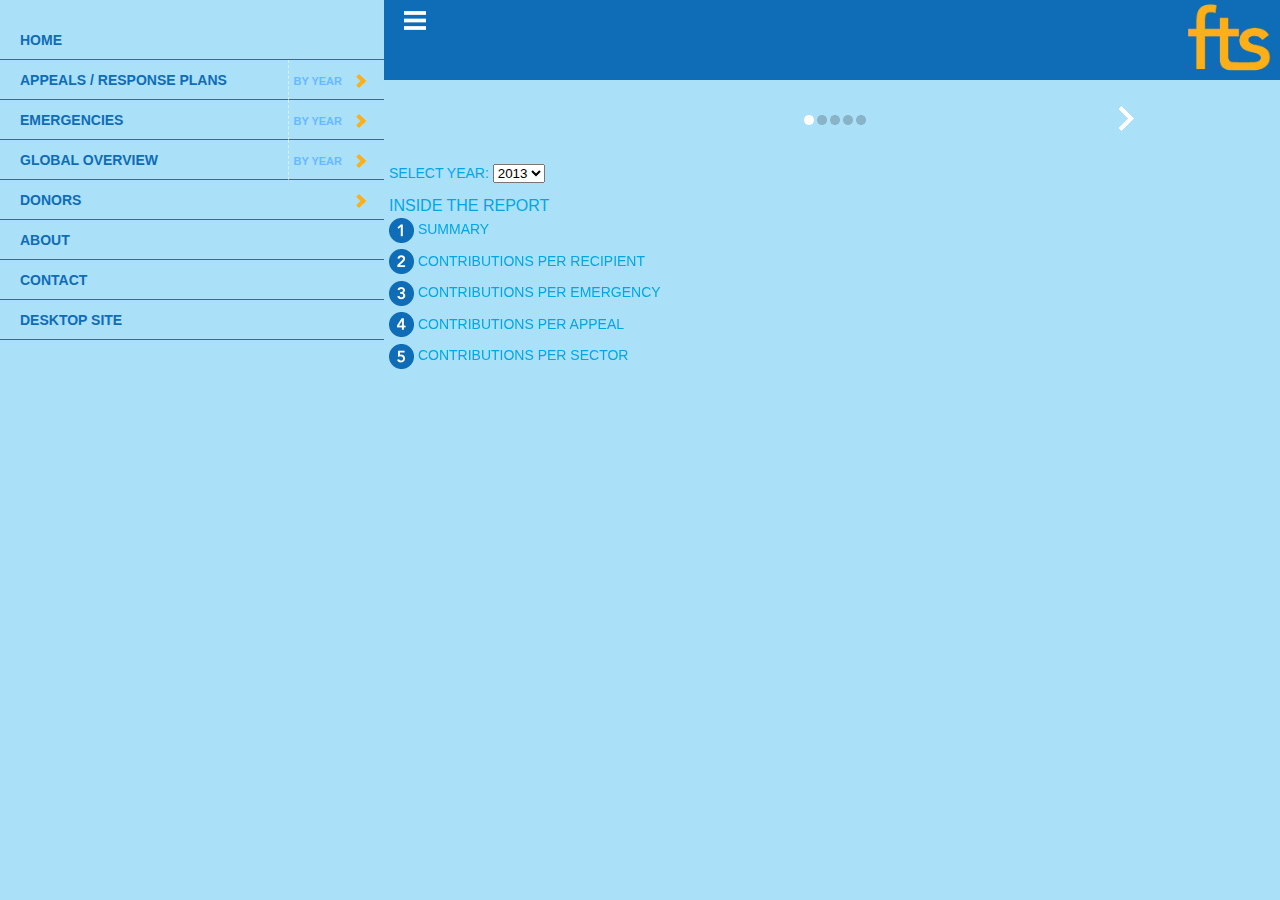
<file: org.html>
<!DOCTYPE html>
<html>
	<head>
		<meta http-equiv="content-type" content="text/html;charset=utf-8" />
		<meta name="viewport" content="width=device-width initial-scale=1.0 user-scalable=yes" />
		<meta name="robots" content="noindex, nofollow" />

		<title>FTS Mobile Test Page</title>

		<link type="text/css" rel="stylesheet" href="docs.css" />
		<link type="text/css" rel="stylesheet" href="docs_carousel.css" />
		<link type="text/css" rel="stylesheet" href="mmenu.css" />
		<link type="text/css" rel="stylesheet" media="all and (min-width: 900px)" href="mmenu-widescreen.css" />
		<link type="text/css" rel="stylesheet" href="carousel.css" />
		
		<script type="text/javascript" src="jquery-1.10.2.min.js"></script>
		<script type="text/javascript" src="jquery.hammer.min.js"></script>
		<script type="text/javascript" src="jquery.mmenu.min.js"></script>
		<script type="text/javascript" src="modernizr.js"></script>
		<script type="text/javascript" src="data/appeal.js"></script>
		<script type="text/javascript" src="data/emergency.js"></script>
		<script type="text/javascript" src="data/organization.js"></script>
		<script type="text/javascript" src="common.js"></script>
		<script type="text/javascript" src="data/USA_funding_recipient.js"></script>
		<script type="text/javascript" src="data/USA_funding_emergency.js"></script>
		<script type="text/javascript" src="data/USA_funding_appeal.js"></script>
		<script type="text/javascript" src="data/USA_funding_sector.js"></script>
	</head>
	<body>
		<div id="page">
			<div id="header">
				<a href="#menu"></a>
				<img id="logo" src="logo.png"/>
			</div>
			<div id="content">
				<div id="carousel">
					<ul>
					    <li class="pane1"><table id="progress"><tr><td></td><td><img class="progress" src="progress/progress1of5.png"/></td><td class="forward"><a href="#" class="forward"><img class="forward" src="progress/forward_arrow.png"/></a></td></tr></table>
						<form name="sortselect" action="" method="POST" onchange="ReloadYear()">
						<div class="sortdiv"> SELECT YEAR:
						<select id="yearselect">
						<option value="2013">2013</option>
						<option value="2012">2012</option>
						<option value="2011">2011</option>
						<option value="2010">2010</option>
						<option value="2009">2009</option>
						<option value="2008">2008</option>
						<option value="2007">2007</option>
						<option value="2006">2006</option>
						<option value="2005">2005</option>
						<option value="2004">2004</option>
						<option value="2003">2003</option>
						<option value="2002">2002</option>
						<option value="2001">2001</option>
						<option value="2000">2000</option>
						</select>
						</div>
						</form>
						<div class='grouprow'><h4 class='contents mediumlight'>INSIDE THE REPORT</h4></div><div class='grouprow'><ul class="list"><li class="list" id="one"><a href="#"><img src="bullets/1.png" class="bullet"/> SUMMARY</a></li><li class="list" id="two"><a href="#"><img src="bullets/2.png" class="bullet"/> CONTRIBUTIONS PER RECIPIENT</a></li><li class="list" id="three"><a href="#"><img src="bullets/3.png" class="bullet"/> CONTRIBUTIONS PER EMERGENCY</a></li><li class="list" id="four"><a href="#"><img src="bullets/4.png" class="bullet"/> CONTRIBUTIONS PER APPEAL</a></li><li class="list" id="five"><a href="#"><img src="bullets/5.png" class="bullet"/> CONTRIBUTIONS PER SECTOR</a></li></ul></div></li>
					    <li class="pane2"><table id="progress"><tr><td class="back"><a href="#" class="back"><img class="back" src="progress/back_arrow.png"/></a></td><td><img class="progress" src="progress/progress2of5.png"/></td><td class="forward"><a href="#" class="forward"><img class="forward" src="progress/forward_arrow.png"/></a></td></tr></table><div class='grouprow' id="subtitle"><h3  class="mediumdark">CONTRIBUTIONS PER RECIPIENT</h3></div>
						<form name="sortselect" action="" method="POST" onchange="RedrawRecipient()">
						<div class="sortdiv0"> FILTER BY FIRST LETTER:
						<select id="sortrecipientletter">
						<option value="All">All</option>
						</select>
						</div>
						<div class="sortdiv"> SORT BY:
						<select id="sortrecipient">
						<option value="name_asc">Title ascending</option>
						<option value="name_desc">Title descending</option>
						<option value="contrib_asc">Contributions ascending</option>
						<option value="contrib_desc">Contributions descending</option>
						</select>
						</div>
						</form>
					    </li>
					    <li class="pane3"><table id="progress"><tr><td class="back"><a href="#" class="back"><img class="back" src="progress/back_arrow.png"/></a></td><td><img class="progress" src="progress/progress3of5.png"/></td><td class="forward"><a href="#" class="forward"><img class="forward" src="progress/forward_arrow.png"/></a></td></tr></table><div class='grouprow' id="subtitle"><h3 class="mediumdark">CONTRIBUTIONS PER EMERGENCY</h3></div>
						<form name="sortselect" action="" method="POST" onchange="RedrawEmergency()">
						<div class="sortdiv0"> FILTER BY FIRST LETTER:
						<select id="sortemergencyletter">
						<option value="All">All</option>
						</select>
						</div>
						<div class="sortdiv"> SORT BY:
						<select id="sortemergency">
						<option value="name_asc">Title ascending</option>
						<option value="name_desc">Title descending</option>
						<option value="contrib_asc">Contributions ascending</option>
						<option value="contrib_desc">Contributions descending</option>
						</select>
						</div>
						</form>
					    </li>
					    <li class="pane4"><table id="progress"><tr><td class="back"><a href="#" class="back"><img class="back" src="progress/back_arrow.png"/></a></td><td><img class="progress" src="progress/progress4of5.png"/></td><td class="forward"><a href="#" class="forward"><img class="forward" src="progress/forward_arrow.png"/></a></td></tr></table><div class='grouprow' id="subtitle"><h3  class="mediumdark">CONTRIBUTIONS PER APPEAL</h3></div>
						<form name="sortselect" action="" method="POST" onchange="RedrawAppeal()">
						<div class="sortdiv0"> FILTER BY FIRST LETTER:
						<select id="sortappealletter">
						<option value="All">All</option>
						</select>
						</div>
						<div class="sortdiv"> SORT BY:
						<select id="sortappeal">
						<option value="name_asc">Title ascending</option>
						<option value="name_desc">Title descending</option>
						<option value="contrib_asc">Contributions ascending</option>
						<option value="contrib_desc">Contributions descending</option>
						</select>
						</div>
						</form>
					    </li>
					    <li class="pane5"><table id="progress"><tr><td class="back"><a href="#" class="back"><img class="back" src="progress/back_arrow.png"/></a></td><td><img class="progress" src="progress/progress5of5.png"/></td><td></td></tr></table><div class='grouprow' id="subtitle"><h3  class="mediumdark">CONTRIBUTIONS PER SECTOR</h3></div>
						<form name="sortselect" action="" method="POST" onchange="RedrawSector()">
						<div class="sortdiv0"> 
						<select id="sortsectorletter" style="display:none;">
						<option value="All">All</option>
						</select>
						</div>
						<div class="sortdiv"> SORT BY:
						<select id="sortsector">
						<option value="name_asc">Title ascending</option>
						<option value="name_desc">Title descending</option>
						<option value="contrib_asc">Contributions ascending</option>
						<option value="contrib_desc">Contributions descending</option>
						</select>
						</div>
						</form>
					    </li>
					    <script>
						$('div#carousel').hide()
						$('td.back a').click(function(){carousel.prev()})
						$('td.forward a').click(function(){carousel.next()})
						$('li#one a').click(function(){carousel.showPane("0")})
						$('li#two a').click(function(){carousel.showPane("1")})
						$('li#three a').click(function(){carousel.showPane("2")})
						$('li#four a').click(function(){carousel.showPane("3")})
						$('li#five a').click(function(){carousel.showPane("4")})
						thisorg = organization.filter(function(d){return d.id==GetUrlValue("id")})[0]
						$(' li.pane1 table#progress').after("<div class='grouprow'><h2 id='breadcrumb'>"+thisorg.name.toUpperCase()+": "+GetUrlValue("year")+"</h2></div>")
						$(' li.pane2 table#progress').after("<div class='grouprow'><h2 id='breadcrumb'>"+thisorg.name.toUpperCase()+": "+GetUrlValue("year")+"</h2></div>")
						$(' li.pane3 table#progress').after("<div class='grouprow'><h2 id='breadcrumb'>"+thisorg.name.toUpperCase()+": "+GetUrlValue("year")+"</h2></div>")
						$(' li.pane4 table#progress').after("<div class='grouprow'><h2 id='breadcrumb'>"+thisorg.name.toUpperCase()+": "+GetUrlValue("year")+"</h2></div>")
						$(' li.pane5 table#progress').after("<div class='grouprow'><h2 id='breadcrumb'>"+thisorg.name.toUpperCase()+": "+GetUrlValue("year")+"</h2></div>")
						//Recipient Table Data
						byrecipienttable = byrecipienttable.filter(function(d){return d.type!=null&d.amount>0}).sort(function(a, b){var keyA = a.type.toUpperCase(),keyB = b.type.toUpperCase();if(keyA < keyB) return -1;if(keyA > keyB) return 1;return 0;})
						//Emergency Table Data
						byemergencytable = byemergencytable.filter(function(d){return d.type!=null&d.amount>0}).sort(function(a, b){var keyA = a.type.toUpperCase(),keyB = b.type.toUpperCase();if(keyA < keyB) return -1;if(keyA > keyB) return 1;return 0;})
						//Appeal Table Data
						byappealtable = byappealtable.filter(function(d){return d.type!=null&d.amount>0}).sort(function(a, b){var keyA = a.type.toUpperCase(),keyB = b.type.toUpperCase();if(keyA < keyB) return -1;if(keyA > keyB) return 1;return 0;})
						//Sector Table Data
						bysectortable = bysectortable.filter(function(d){return d.type!=null&d.amount>0}).sort(function(a, b){var keyA = a.type.toUpperCase(),keyB = b.type.toUpperCase();if(keyA < keyB) return -1;if(keyA > keyB) return 1;return 0;})
						
						//Pane 1
						$('select#yearselect').val(GetUrlValue("year"))
						ReloadYear = function(){
							var newyear = $('#yearselect').val(),
							neworg = GetUrlValue("id");
							window.location.assign("org.html?id="+neworg+"&year="+newyear)
						}
						$('li.pane1 form').after("<div class='grouprow' id='overview1'><div class='cell'><h3 class='overview dark' id='funding'></h3><h4 class='overview dark'>FUNDING</h4></div></div>")
						$('li.pane1 h3#funding').append("$"+truncnumber(thisorg.contribution))
						
						//Pane 2
						recipientletters = []
						$('li.pane2 form').after("<table id='pane2table'></table>")
						for(i=0;i<Math.round(byrecipienttable.length/2);i++){$('table#pane2table').append("<tr id='tr"+i+"'></tr>")}
						for(i=0;i<byrecipienttable.length;i++){
							$('table#pane2table tr#tr'+Math.floor(i/2)).append("<td class='grid'><div class='dark' id='type'>"+byrecipienttable[i].type.toUpperCase()+"</div><div id='row1'></div><div class='light' id='amount'><strong>$"+truncnumber(byrecipienttable[i].amount)+"</strong></br>FUNDING</div></td>")
							var currentletter = byrecipienttable[i].type.charAt(0).toUpperCase()
							if(!recipientletters.contains(currentletter)){
								recipientletters.push(currentletter)
								$('select#sortrecipientletter').append("<option value='"+currentletter+"'>"+currentletter+"</option>")
								}
						}
						RedrawRecipient = function(){
							selected = $('#sortrecipient').val()
							selectedletter = $('#sortrecipientletter').val()
							if(selected=="name_asc"){newbyrecipienttable = byrecipienttable.sort(function(a, b){var keyA = a.type.toUpperCase(),keyB = b.type.toUpperCase();if(keyA < keyB) return -1;if(keyA > keyB) return 1;return 0;}).filter(function(d){return selectedletter=="All"?true:d.type.charAt(0).toUpperCase()==selectedletter})}
								else{if(selected=="name_desc"){newbyrecipienttable = byrecipienttable.sort(function(a, b){var keyA = a.type.toUpperCase(),keyB = b.type.toUpperCase();if(keyA < keyB) return 1;if(keyA > keyB) return -1;return 0;}).filter(function(d){return selectedletter=="All"?true:d.type.charAt(0).toUpperCase()==selectedletter})}
									else{if(selected=="contrib_asc"){newbyrecipienttable = byrecipienttable.sort(function(a, b){var keyA = a.amount,keyB = b.amount;if(keyA < keyB) return -1;if(keyA > keyB) return 1;return 0;}).filter(function(d){return selectedletter=="All"?true:d.type.charAt(0).toUpperCase()==selectedletter})}
										else{newbyrecipienttable = byrecipienttable.sort(function(a, b){var keyA = a.amount,keyB = b.amount;if(keyA < keyB) return 1;if(keyA > keyB) return -1;return 0;}).filter(function(d){return selectedletter=="All"?true:d.type.charAt(0).toUpperCase()==selectedletter})}}}
							$('table#pane2table').html("")
							for(i=0;i<Math.round(newbyrecipienttable.length/2);i++){$('table#pane2table').append("<tr id='tr"+i+"'></tr>")}
							for(i=0;i<newbyrecipienttable.length;i++){
							$('table#pane2table tr#tr'+Math.floor(i/2)).append("<td class='grid'><div class='dark' id='type'>"+newbyrecipienttable[i].type.toUpperCase()+"</div><div id='row1'></div><div class='light' id='amount'><strong>$"+truncnumber(newbyrecipienttable[i].amount)+"</strong></br>FUNDING</div></td>")}}
							
						//Pane 3
						emergencyletters = []
						$('li.pane3 form').after("<table id='pane3table'></table>")
						for(i=0;i<Math.round(byemergencytable.length/2);i++){$('table#pane3table').append("<tr id='tr"+i+"'></tr>")}
						for(i=0;i<byemergencytable.length;i++){
							$('table#pane3table tr#tr'+Math.floor(i/2)).append("<td class='grid'><div class='dark' id='type'>"+byemergencytable[i].type.toUpperCase()+"</div><div id='row1'></div><div class='light' id='amount'><strong>$"+truncnumber(byemergencytable[i].amount)+"</strong></br>FUNDING</div></td>")
							var currentletter = byemergencytable[i].type.charAt(0).toUpperCase()
							if(!emergencyletters.contains(currentletter)){
								emergencyletters.push(currentletter)
								$('select#sortemergencyletter').append("<option value='"+currentletter+"'>"+currentletter+"</option>")
								}
						}
						RedrawEmergency = function(){
							selected = $('#sortemergency').val()
							selectedletter = $('#sortemergencyletter').val()
							if(selected=="name_asc"){newbyemergencytable = byemergencytable.sort(function(a, b){var keyA = a.type.toUpperCase(),keyB = b.type.toUpperCase();if(keyA < keyB) return -1;if(keyA > keyB) return 1;return 0;}).filter(function(d){return selectedletter=="All"?true:d.type.charAt(0).toUpperCase()==selectedletter})}
								else{if(selected=="name_desc"){newbyemergencytable = byemergencytable.sort(function(a, b){var keyA = a.type.toUpperCase(),keyB = b.type.toUpperCase();if(keyA < keyB) return 1;if(keyA > keyB) return -1;return 0;}).filter(function(d){return selectedletter=="All"?true:d.type.charAt(0).toUpperCase()==selectedletter})}
									else{if(selected=="contrib_asc"){newbyemergencytable = byemergencytable.sort(function(a, b){var keyA = a.amount,keyB = b.amount;if(keyA < keyB) return -1;if(keyA > keyB) return 1;return 0;}).filter(function(d){return selectedletter=="All"?true:d.type.charAt(0).toUpperCase()==selectedletter})}
										else{newbyemergencytable = byemergencytable.sort(function(a, b){var keyA = a.amount,keyB = b.amount;if(keyA < keyB) return 1;if(keyA > keyB) return -1;return 0;}).filter(function(d){return selectedletter=="All"?true:d.type.charAt(0).toUpperCase()==selectedletter})}}}
							$('table#pane3table').html("")
							for(i=0;i<Math.round(newbyemergencytable.length/2);i++){$('table#pane3table').append("<tr id='tr"+i+"'></tr>")}
							for(i=0;i<newbyemergencytable.length;i++){
							$('table#pane3table tr#tr'+Math.floor(i/2)).append("<td class='grid'><div class='dark' id='type'>"+newbyemergencytable[i].type.toUpperCase()+"</div><div id='row1'></div><div class='light' id='amount'><strong>$"+truncnumber(newbyemergencytable[i].amount)+"</strong></br>FUNDING</div></td>")}}
							
						//Pane 4
						appealletters = []
						$('li.pane4 form').after("<table id='pane4table'></table>")
						for(i=0;i<Math.round(byappealtable.length/2);i++){$('table#pane4table').append("<tr id='tr"+i+"'></tr>")}
						for(i=0;i<byappealtable.length;i++){
							$('table#pane4table tr#tr'+Math.floor(i/2)).append("<td class='grid'><div class='dark' id='type'>"+byappealtable[i].type.toUpperCase()+"</div><div id='row1'></div><div class='light' id='amount'><strong>$"+truncnumber(byappealtable[i].amount)+"</strong></br>FUNDING</div></td>")
							var currentletter = byappealtable[i].type.charAt(0).toUpperCase()
							if(!appealletters.contains(currentletter)){
								appealletters.push(currentletter)
								$('select#sortappealletter').append("<option value='"+currentletter+"'>"+currentletter+"</option>")
								}
						}
						RedrawAppeal = function(){
							selected = $('#sortappeal').val()
							selectedletter = $('#sortappealletter').val()
							if(selected=="name_asc"){newbyappealtable = byappealtable.sort(function(a, b){var keyA = a.type.toUpperCase(),keyB = b.type.toUpperCase();if(keyA < keyB) return -1;if(keyA > keyB) return 1;return 0;}).filter(function(d){return selectedletter=="All"?true:d.type.charAt(0).toUpperCase()==selectedletter})}
								else{if(selected=="name_desc"){newbyappealtable = byappealtable.sort(function(a, b){var keyA = a.type.toUpperCase(),keyB = b.type.toUpperCase();if(keyA < keyB) return 1;if(keyA > keyB) return -1;return 0;}).filter(function(d){return selectedletter=="All"?true:d.type.charAt(0).toUpperCase()==selectedletter})}
									else{if(selected=="contrib_asc"){newbyappealtable = byappealtable.sort(function(a, b){var keyA = a.amount,keyB = b.amount;if(keyA < keyB) return -1;if(keyA > keyB) return 1;return 0;}).filter(function(d){return selectedletter=="All"?true:d.type.charAt(0).toUpperCase()==selectedletter})}
										else{newbyappealtable = byappealtable.sort(function(a, b){var keyA = a.amount,keyB = b.amount;if(keyA < keyB) return 1;if(keyA > keyB) return -1;return 0;}).filter(function(d){return selectedletter=="All"?true:d.type.charAt(0).toUpperCase()==selectedletter})}}}
							$('table#pane4table').html("")
							for(i=0;i<Math.round(newbyappealtable.length/2);i++){$('table#pane4table').append("<tr id='tr"+i+"'></tr>")}
							for(i=0;i<newbyappealtable.length;i++){
							$('table#pane4table tr#tr'+Math.floor(i/2)).append("<td class='grid'><div class='dark' id='type'>"+newbyappealtable[i].type.toUpperCase()+"</div><div id='row1'></div><div class='light' id='amount'><strong>$"+truncnumber(newbyappealtable[i].amount)+"</strong></br>FUNDING</div></td>")}}
							
						//Pane 5
						sectorletters = []
						$('li.pane5 form').after("<table id='pane5table'></table>")
						for(i=0;i<Math.round(bysectortable.length/2);i++){$('table#pane5table').append("<tr id='tr"+i+"'></tr>")}
						for(i=0;i<bysectortable.length;i++){
							$('table#pane5table tr#tr'+Math.floor(i/2)).append("<td class='grid'><div class='dark' id='type'>"+bysectortable[i].type.toUpperCase()+"</div><div id='row1'></div><div class='light' id='amount'><strong>$"+truncnumber(bysectortable[i].amount)+"</strong></br>FUNDING</div></td>")
							var currentletter = bysectortable[i].type.charAt(0).toUpperCase()
							if(!sectorletters.contains(currentletter)){
								sectorletters.push(currentletter)
								$('select#sortsectorletter').append("<option value='"+currentletter+"'>"+currentletter+"</option>")
								}
						}
						RedrawSector = function(){
							selected = $('#sortsector').val()
							selectedletter = $('#sortsectorletter').val()
							if(selected=="name_asc"){newbysectortable = bysectortable.sort(function(a, b){var keyA = a.type.toUpperCase(),keyB = b.type.toUpperCase();if(keyA < keyB) return -1;if(keyA > keyB) return 1;return 0;}).filter(function(d){return selectedletter=="All"?true:d.type.charAt(0).toUpperCase()==selectedletter})}
								else{if(selected=="name_desc"){newbysectortable = bysectortable.sort(function(a, b){var keyA = a.type.toUpperCase(),keyB = b.type.toUpperCase();if(keyA < keyB) return 1;if(keyA > keyB) return -1;return 0;}).filter(function(d){return selectedletter=="All"?true:d.type.charAt(0).toUpperCase()==selectedletter})}
									else{if(selected=="contrib_asc"){newbysectortable = bysectortable.sort(function(a, b){var keyA = a.amount,keyB = b.amount;if(keyA < keyB) return -1;if(keyA > keyB) return 1;return 0;}).filter(function(d){return selectedletter=="All"?true:d.type.charAt(0).toUpperCase()==selectedletter})}
										else{newbysectortable = bysectortable.sort(function(a, b){var keyA = a.amount,keyB = b.amount;if(keyA < keyB) return 1;if(keyA > keyB) return -1;return 0;}).filter(function(d){return selectedletter=="All"?true:d.type.charAt(0).toUpperCase()==selectedletter})}}}
							$('table#pane5table').html("")
							for(i=0;i<Math.round(newbysectortable.length/2);i++){$('table#pane5table').append("<tr id='tr"+i+"'></tr>")}
							for(i=0;i<newbysectortable.length;i++){
							$('table#pane5table tr#tr'+Math.floor(i/2)).append("<td class='grid'><div class='dark' id='type'>"+newbysectortable[i].type.toUpperCase()+"</div><div id='row1'></div><div class='light' id='amount'><strong>$"+truncnumber(newbysectortable[i].amount)+"</strong></br>FUNDING</div></td>")}}
						</script>
					</ul>
				</div>
			</div>
			<nav id="menu">
				<ul>
					<li><a href="index.html" id="home">HOME</a></li>
					<li class="top">
						<a href="aoverview.html?year=2013" id="current_appeal_overview">APPEALS / RESPONSE PLANS</a>
						<ul>
							<li class="Label">Year</li>
							<li>
								<a href="aoverview.html?year=2013" id="2013_appeal_overview">2013</a>
									<ul id="appeal2013"></ul>
									<script>
										populatelist("appeal","2013")
									</script>
									
							</li>
							<li>
								<a href="aoverview.html?year=2012" id="2012_appeal_overview">2012</a>
									<ul id="appeal2012"></ul>
									<script>
										populatelist("appeal","2012")
									</script>
							</li>
							<li>
								<a href="aoverview.html?year=2011" id="2011_appeal_overview">2011</a>
									<ul id="appeal2011"></ul>
									<script>
										populatelist("appeal","2011")
									</script>
							</li>
							<li>
								<a href="aoverview.html?year=2010" id="2010_appeal_overview">2010</a>
									<ul id="appeal2010"></ul>
									<script>
										populatelist("appeal","2010")
									</script>
							</li>
							<li>
								<a href="aoverview.html?year=2009" id="2009_appeal_overview">2009</a>
									<ul id="appeal2009"></ul>
									<script>
										populatelist("appeal","2009")
									</script>
							</li>
							<li>
								<a href="aoverview.html?year=2008" id="2008_appeal_overview">2008</a>
									<ul id="appeal2008"></ul>
									<script>
										populatelist("appeal","2008")
									</script>
							</li>
							<li>
								<a href="aoverview.html?year=2007" id="2007_appeal_overview">2007</a>
									<ul id="appeal2007"></ul>
									<script>
										populatelist("appeal","2007")
									</script>
							</li>
							<li>
								<a href="aoverview.html?year=2006" id="2006_appeal_overview">2006</a>
									<ul id="appeal2006"></ul>
									<script>
										populatelist("appeal","2006")
									</script>
							</li>
							<li>
								<a href="aoverview.html?year=2005" id="2005_appeal_overview">2005</a>
									<ul id="appeal2005"></ul>
									<script>
										populatelist("appeal","2005")
									</script>
							</li>
							<li>
								<a href="aoverview.html?year=2004" id="2004_appeal_overview">2004</a>
									<ul id="appeal2004"></ul>
									<script>
										populatelist("appeal","2004")
									</script>
							</li>
							<li>
								<a href="aoverview.html?year=2003" id="2003_appeal_overview">2003</a>
									<ul id="appeal2003"></ul>
									<script>
										populatelist("appeal","2003")
									</script>
							</li>
							<li>
								<a href="aoverview.html?year=2002" id="2002_appeal_overview">2002</a>
									<ul id="appeal2002"></ul>
									<script>
										populatelist("appeal","2002")
									</script>
							</li>
							<li>
								<a href="aoverview.html?year=2001" id="2001_appeal_overview">2001</a>
									<ul id="appeal2001"></ul>
									<script>
										populatelist("appeal","2001")
									</script>
							</li>
							<li>
								<a href="aoverview.html?year=2000" id="2000_appeal_overview">2000</a>
									<ul id="appeal2000"></ul>
									<script>
										populatelist("appeal","2000")
									</script>
							</li>
							<li><a href="#" id="Archive_appeal">Archive</a></li>
						</ul>
					</li>
					<li class="top">
						<a href="eoverview.html?year=2013" id="current_emergency_overview">EMERGENCIES</a>
						<ul>
							<li class="Label">Year</li>
							<li><a href="eoverview.html?year=2013" id="2013_emergency_overview">2013</a>
								<ul id="emergency2013"></ul>
								<script>
									populatelist("emergency","2013")
								</script>
							</li>
							<li><a href="eoverview.html?year=2012" id="2012_emergency_overview">2012</a>
								<ul id="emergency2012"></ul>
								<script>
									populatelist("emergency","2012")
								</script>
							</li>
							<li><a href="eoverview.html?year=2011" id="2011_emergency_overview">2011</a>
								<ul id="emergency2011"></ul>
								<script>
									populatelist("emergency","2011")
								</script>
							</li>
							<li><a href="eoverview.html?year=2010" id="2010_emergency_overview">2010</a>
								<ul id="emergency2010"></ul>
								<script>
									populatelist("emergency","2010")
								</script>
							</li>
							<li><a href="eoverview.html?year=2009" id="2009_emergency_overview">2009</a>
								<ul id="emergency2009"></ul>
								<script>
									populatelist("emergency","2009")
								</script>
							</li>
							<li><a href="eoverview.html?year=2008" id="2008_emergency_overview">2008</a>
								<ul id="emergency2008"></ul>
								<script>
									populatelist("emergency","2008")
								</script>
							</li>
							<li><a href="eoverview.html?year=2007" id="2007_emergency_overview">2007</a>
								<ul id="emergency2007"></ul>
								<script>
									populatelist("emergency","2007")
								</script>
							</li>
							<li><a href="eoverview.html?year=2006" id="2006_emergency_overview">2006</a>
								<ul id="emergency2006"></ul>
								<script>
									populatelist("emergency","2006")
								</script>
							</li>
							<li><a href="eoverview.html?year=2005" id="2005_emergency_overview">2005</a>
								<ul id="emergency2005"></ul>
								<script>
									populatelist("emergency","2005")
								</script>
							</li>
							<li><a href="eoverview.html?year=2004" id="2004_emergency_overview">2004</a>
								<ul id="emergency2004"></ul>
								<script>
									populatelist("emergency","2004")
								</script>
							</li>
							<li><a href="eoverview.html?year=2003" id="2003_emergency_overview">2003</a>
								<ul id="emergency2003"></ul>
								<script>
									populatelist("emergency","2003")
								</script>
							</li>
							<li><a href="eoverview.html?year=2002" id="2002_emergency_overview">2002</a>
								<ul id="emergency2002"></ul>
								<script>
									populatelist("emergency","2002")
								</script>
							</li>
							<li><a href="eoverview.html?year=2001" id="2001_emergency_overview">2001</a>
								<ul id="emergency2001"></ul>
								<script>
									populatelist("emergency","2001")
								</script>
							</li>
							<li><a href="eoverview.html?year=2000" id="2000_emergency_overview">2000</a>
								<ul id="emergency2000"></ul>
								<script>
									populatelist("emergency","2000")
								</script>
							</li>
							<li><a href="#" id="Archive_emergency">Archive</a></li>
						</ul>
					</li>
					<li class="top"><a href="go.html?year=2013" id="global_overview">GLOBAL OVERVIEW</a>
						<ul>
							<li><a href="go.html?year=2013" id="global_overview_2013">2013</a></li>
							<li><a href="go.html?year=2012" id="global_overview_2012">2012</a></li>
							<li><a href="go.html?year=2011" id="global_overview_2011">2011</a></li>
							<li><a href="go.html?year=2010" id="global_overview_2010">2010</a></li>
							<li><a href="go.html?year=2009" id="global_overview_2009">2009</a></li>
							<li><a href="go.html?year=2008" id="global_overview_2008">2008</a></li>
							<li><a href="go.html?year=2007" id="global_overview_2007">2007</a></li>
							<li><a href="go.html?year=2006" id="global_overview_2006">2006</a></li>
							<li><a href="go.html?year=2005" id="global_overview_2005">2005</a></li>
							<li><a href="go.html?year=2004" id="global_overview_2004">2004</a></li>
							<li><a href="go.html?year=2003" id="global_overview_2003">2003</a></li>
							<li><a href="go.html?year=2002" id="global_overview_2002">2002</a></li>
							<li><a href="go.html?year=2001" id="global_overview_2001">2001</a></li>
							<li><a href="go.html?year=2000" id="global_overview_2000">2000</a></li>
						</ul>
					</li>
					<li class="types"><span>DONORS</span>
						<ul id="donors">
						</ul>
						<script>poporg("Government","donors")</script>	
					</li>
					<li><a href="#" id="about">ABOUT</a></li>
					<li><a href="#" id="contact">CONTACT</a></li>
					<li><a href="http://fts.unocha.org?media=desktop" id="desktop">DESKTOP SITE</a></li>
				</ul>
			</nav>
		</div>
		<script src="carousel.js"></script>
		<script>
			$('div#carousel').show()
		</script>
	</body>
</html>
</file>
<file: docs.css>
html, body
{
	padding: 0;
	margin: 0;
}
body {
	background-color: #ABE0F9;
	font-family: Arial, Helvetica, Verdana;
	font-size: 14px;
	color: #333;
	-webkit-text-size-adjust: none;
}
h1, h2, h3, h4, h5, h6
{
	line-height: 1;
	color: #330;
	font-weight: bold;
	margin: 10px 0 10px 0;
}
h1, h2, h3
{
	font-size: 18px;
}
h4, h5, h6
{
	font-size: 16px;
}
p
{
	margin: 0 0 10px 0;
}
a, a:link, a:active, a:visited, a:hover
{
	color: #333;
	text-decoration: underline;
}
pre
{
	font-size: 12px;
	width: 100%;
	overflow: auto;
	-webkit-overflow-scrolling: touch;
}
#page nav
{
	display: none;
}

#header,
.header
{
	background-color: #026BB5;
	background-size: 100%;
	font-size: 16px;
	font-weight: bold;
	color: #fff;
	text-align: center;
	line-height: 40px;
	height: 40px;
	padding: 0 50px;
}
#header a,
.header a
{
	background: center center no-repeat transparent;
	background-image: url([data-uri]);

	display: block;
	width: 40px;
	height: 40px;
	position: absolute;
	top: 0;
	left: 10px;
}
#header a.right,
.header a.right
{
	left: auto;
	right: 10px;
}
#content,
.content
{
	padding: 10px 0px 10px 5px;
}

img#logo {
	height:40px;
	position:absolute;
	right:4px;
}
/*
div#overview {
	width:250px;
	margin-right:auto;
	margin-left:auto;
	border:solid red 1px;
	padding:5px;
}*/


/**** general font colors ****/
.dark {	color:#026BB5 !important;}  /** alt: #0f6cb6 **/
.light {	color:#66BAFF !important;}
.mediumlight{ color:#00A7E4 !important;}
.mediumdark{color:#0094cc !important;}

/** home page ***/
h3.overview {
	color:#FFF;
	margin:0px;
	font-weight:100;
	font-size:30px;	
}

h4.overview{
	color:#FFF;
	margin:0px;
	font-weight:100;
	font-size:14px;
	letter-spacing:0.08em;
}

div.overviewtopleft {
	float:left;
	width:50%;
}

div.overviewtopright {
	float:left;
	width:50%;
	text-align:right;
}

td#overviewbottomleft {
	width:25%;
	text-align:right;
}

td#donut{
	width:50%;
	text-align:center;
	height:250px;
}

td#overviewbottomright {
	width:25%;
	text-align:left;
}

table.overview {width:100%;}
table.overview tr{vertical-align:middle;}

/*** grid of appeals/emergencies ***/
div#tablediv{
	float:left;
	width:100%;
}

table#appeals{
	margin-left: auto;
	margin-right: auto;
	border-spacing:15px;
	table-layout: fixed;
        word-wrap: break-word;
        width:100%;
}


table#emergencies{
	margin-left: auto;
	margin-right: auto;
	border-spacing:15px;
	table-layout: fixed;
        word-wrap: break-word;
        width:100%;
}

table#emergencies tr {
	border:none;
	background-color:rgba(255, 255, 255, 0.5);
	vertical-align: bottom;
}

/***  Grid elements **/
td.grid {
	border:none;
	width:50%;
	font-size:11px;
	padding: 8px;
	vertical-align: bottom;
	background-color:rgba(255, 255, 255, 0.5);
}

td.clickable {cursor:pointer;}

td div.title {
	font-weight:bold;
	width:100%;
	float:left;
	font-size:14px !important;
}

td div.percent {
	text-align:left;
	float:left;
	width:auto;
	padding-right:10px;
}

td div.request {
	text-align:left;
	float:left;
	width:auto;
}

td div.funding {
	float:left;
}

td div strong {
	font-size:16px;
	font-weight:100;
}

/*** generic group row **/
div.grouprow {
	width:100%;
	float:left;
}

/**** progressbar ***/
div.progressbar {
	text-align:left;
	height:30px !important;
	width:100%;
	padding :2px 0px;
	float:left;
}

svg#progressbar, svg#donut{
    width: 98%;
}
</file>
<file: mmenu.css>
/*
	Animations
*/
html.mm-opened .mm-page,
html.mm-opened #mm-blocker,
.mm-is-menu.mm-horizontal .mm-inner > ul
{
	-webkit-transition: none 0.4s ease;
	-moz-transition: none 0.4s ease;
	-o-transition: none 0.4s ease;
	transition: none 0.4s ease;
}
html.mm-opened.mm-dragging .mm-page
{
	-webkit-transition-duration: 0s;
	-moz-transition-duration: 0s;
	-o-transition-duration: 0s;
	transition-duration: 0s;
}
html.mm-opened.mm-dragging.mm-next .mm-menu,
html.mm-opened.mm-dragging.mm-front .mm-menu
{
	-webkit-transition-duration: 0s;
	-moz-transition-duration: 0s;
	-o-transition-duration: 0s;
	transition-duration: 0s;
}
html.mm-opened .mm-page,
html.mm-opened #mm-blocker
{
	/* border-color is needed to force transitionend event even if no other value changed */
	/* transform is needed to force hardware acceleration */
	-webkit-transition-property: top, right, bottom, left, margin, border, -webkit-transform;
	-moz-transition-property: top, right, bottom, left, margin, border, -moz-transform;
	-o-transition-property: top, right, bottom, left, margin, border, -o-transform;
	transition-property: top, right, bottom, left, margin, border, transform;
	
	border: none solid rgba(0, 0, 0, 0);
}
html.mm-opening .mm-page,
html.mm-opening #mm-blocker
{
	border: none solid rgba(1, 1, 1, 0);
}
.mm-is-menu.mm-horizontal .mm-inner > ul
{
	-webkit-transition-property: margin-left;
	-moz-transition-property: margin-left;
	-o-transition-property: margin-left;
	transition-property: margin-left;
}

html.mm-accelerated.mm-opening .mm-page,
html.mm-accelerated.mm-opening #mm-blocker,
html.mm-accelerated .mm-is-menu.mm-horizontal .mm-inner > ul.mm-subopened
{
	-webkit-transform: translate3d( 0, 0, 1px );
	-moz-transform: translate3d( 0, 0, 1px );
	-o-transform: translate3d( 0, 0, 1px );
	transform: translate3d( 0, 0, 1px );
}

html.mm-opened .mm-page,
html.mm-opened #mm-blocker
{
	margin: 0px;
	left: 0%;
	top: 0;
}
html.mm-opening .mm-page,
html.mm-opening #mm-blocker
{
	margin: 0 0 0 -65px;
	left: 100%;
}


/*
	Menu, submenus, items
	- Sizing and positioning
*/
html.mm-opened .mm-page,
.mm-menu,
.mm-menu .mm-inner,
.mm-is-menu ul,
.mm-menu div.mm-search,
.mm-menu div.mm-search input
{
	-webkit-box-sizing: border-box;
	-moz-box-sizing: border-box;
	-o-box-sizing: border-box;
	box-sizing: border-box;
}

/* html/body */
html.mm-opened,
html.mm-opened body
{
	width: 100%;
	height: 100%;
	overflow: hidden;
}
html.mm-opened body
{
	position: relative;
}

/* menu */
.mm-menu
{
	display: none;
	width: 100%;
	height: 100%;
	position: absolute;
	left: 0;
	top: 0;
	z-index: 0;
	overflow: hidden;
}
.mm-menu.mm-opened
{
	display: block;
	overflow: scroll;
	overflow-x: hidden;
	overflow-y: auto;
	-webkit-overflow-scrolling: touch;
}
.mm-menu.mm-opened ~ .mm-menu.mm-opened
{
	display: none;
}
.mm-inner
{
	width: 100%;
	height: 100%;
	padding: 0 65px 0 0;
}

/* ul/li */
.mm-is-menu ul,
.mm-is-menu li
{
	list-style: none;
	display: block;
	padding: 0;
	margin: 0;
}
.mm-is-menu li
{
	position: relative;
}
.mm-is-menu li:after
{
	content: '';
	display: block;
	width: 100%;
	position: absolute;
	bottom: 0;
}

.mm-is-menu .mm-inner > ul
{
	width: 100%;
	padding: 20px 0 40px 0;
}

/* items */
.mm-is-menu li > a,
.mm-is-menu li > span
{
	text-indent: 20px;
	text-overflow: ellipsis;
	white-space: nowrap;
	line-height: 40px;
	overflow: hidden;
	display: block;
	padding: 0 10px 0 0;
	margin: 0;
}


/* subopen/close */
.mm-menu a.mm-subopen
{
	width: 40px;
	height: 40px;
	padding: 0;
	position: absolute;
	right: 0;
	top: 0;
	z-index: 2;
}

li.top a.mm-subopen
{width:60px !important;}

.mm-menu a.mm-subopen:before
{
	content: '';
	display: block;
	height: 100%;
	position: absolute;
	left: 0;
}
.mm-menu a.mm-subopen.mm-fullsubopen
{
	border-left: none;
	width: 100%;
}
.mm-menu a.mm-subopen.mm-fullsubopen:before
{
	border-left: none;
}
.mm-menu a.mm-subclose
{
	text-indent: 40px;
	padding-top: 20px;
	margin-top: -20px;
}
.mm-menu a.mm-subopen + a,
.mm-menu a.mm-subopen + span
{
	padding-right: 45px;
}

/* page + blocker */
html.mm-opened .mm-page
{
	height: 100%;
	overflow: hidden;
	position: absolute;
}
html.mm-background .mm-page
{
	background: inherit;
}
#mm-blocker
{
	background: #fff;
	opacity: 0;
	display: none;
	width: 100%;
	height: 100%;
	position: absolute;
	z-index: 9999;
}
html.mm-opened #mm-blocker,
html.mm-blocking #mm-blocker
{
	display: block;
}

/* vertical submenu */
.mm-menu.mm-vertical ul ul
{
	display: none;
	padding: 10px 0 10px 10px;
}
.mm-menu.mm-vertical li.mm-opened > ul
{
	display: block;
}
.mm-menu.mm-vertical ul ul li:last-child,
.mm-menu.mm-vertical ul ul li:last-child:after
{
	border-bottom-width: 0;
}
.mm-menu.mm-vertical li.mm-opened.mm-selected > a.mm-subopen + a,
.mm-menu.mm-vertical li.mm-opened.mm-selected > a.mm-subopen + span
{
	padding-right: 5px;
	margin-right: 40px;
}
.mm-menu.mm-vertical li.mm-opened.mm-selected > em.mm-counter + a.mm-subopen + a,
.mm-menu.mm-vertical li.mm-opened.mm-selected > em.mm-counter + a.mm-subopen + span
{
	margin-right: 75px;
}

/* horizontal submenu */
.mm-menu.mm-horizontal .mm-inner
{
	white-space: nowrap;
}
.mm-menu.mm-horizontal ul
{
	vertical-align: top;
	margin-left: 0%;
}
.mm-menu.mm-horizontal ul.mm-submenu
{
	display: none;
}
.mm-menu.mm-horizontal ul,
.mm-menu.mm-horizontal ul.mm-submenu.mm-opened
{
	display: inline-block;
}
.mm-menu.mm-horizontal ul.mm-subopened
{
	margin-left: -100%;
	max-height: 100%;
	overflow: hidden;
}


/*
	Menu, submenus, items
	- Styling (default: dark background)
*/
.mm-is-menu
{
	background: #333;
}
.mm-is-menu *
{
	-webkit-text-size-adjust: none;
	font-family: Arial, Helvetica, sans-serif;
	font-size: 14px;
}
.mm-is-menu li
{
	border-bottom: 0px solid rgba( 255, 255, 255, 0.1 );
}
.mm-is-menu li:after
{
	border-bottom: 1px solid #077eb1;
}

.mm-is-menu li,
.mm-is-menu li > a,
.mm-is-menu li > span
{
	color: #0f6cb6;
	text-decoration: none;
	font-weight:bold;
}

a.mm-subopen{
	color:#fcaf17 !important;
}

.mm-menu li.mm-selected > a,
.mm-menu li.mm-selected > span
{
	background: rgba( 0, 0, 0, 0.2 );
}
.mm-menu li.mm-selected > a.mm-subopen
{
	background: transparent;
}

/* subopen/close */
.mm-menu a.mm-subopen
{
	border-left: 1px dashed rgba(255, 255, 255, 0.5);
}
.mm-menu a.mm-subopen:before
{
	border-left: none;
}
.mm-menu a.mm-subclose
{
	background: rgba( 0, 0, 0, 0.2 );
}

/* vertical submenu */
.mm-menu.mm-vertical li.mm-opened > a.mm-subopen,
.mm-menu.mm-vertical li.mm-opened > ul
{
	background: rgba( 255, 255, 255, 0.06 );
}

/* page + blocker */
html.mm-opened .mm-page
{
	box-shadow: 0 0 20px rgba( 0, 0, 0, 0.8 );
}


/*
	Labels
	- Sizing and positioning
*/
.mm-menu li.mm-label
{
	text-transform: uppercase;
	text-indent: 20px;
	line-height: 25px;
}


/*
	Labels
	- Styling
*/
.mm-menu li.mm-label
{
	background: rgba( 255, 255, 255, 0.1 );
	font-size: 11px;
	color: rgba( 255, 255, 255, 0.5 );
}


/*
	Counters
	- Sizing and positioning
*/
.mm-menu em.mm-counter
{
	text-indent: 0;
	text-align: center;
	text-shadow: none;
	line-height: 22px;
	display: block;
	min-width: 16px;
	height: 20px;
	padding: 0 2px;
	position: absolute;
	right: 40px;
	top: 10px;
}
.mm-menu em.mm-counter + a.mm-subopen
{
	padding-left: 35px;
}
.mm-menu em.mm-counter + a.mm-subopen + a,
.mm-menu em.mm-counter + a.mm-subopen + span
{
	padding-right: 80px;
}


/*
	Counters
	- Styling
*/
.mm-menu em.mm-counter
{
	border-radius: 5px;
	background: rgba( 255, 255, 255, 0.1 );
	box-shadow: 0 0 2px rgba( 0, 0, 0, 0.3 );
	font-size: 11px;
	font-style: normal;
}

em.mm-counter {
	border-radius: 0px !important;
	background: none !important;
	box-shadow: none !important;
	font-size: 11px;
	color: #66BAFF;
}


/*
	Arrows
	- Sizing and positioning
*/
.mm-menu a.mm-subopen:after,
.mm-menu a.mm-subclose:before
{
	content: '';
	border-width: 4px;
	border-style: solid;
	display: block;
	width: 6px;
	height: 6px;
	position: absolute;
	top: 50%;

	-webkit-transform: rotate( -45deg );
	-moz-transform: rotate( -45deg );
	-o-transform: rotate( -45deg );
	transform: rotate( -45deg );
}
.mm-menu a.mm-subopen:after
{
	border-top: none;
	border-left: none;
	margin-top: -4px;
	right: 20px;
}
.mm-menu a.mm-subclose:before
{
	border-right: none;
	border-bottom: none;
	margin-top: 4px;
	left: 20px;
}
.mm-menu.mm-vertical li.mm-opened > a.mm-subopen:after
{
	-webkit-transform: rotate( 45deg );
	-moz-transform: rotate( 45deg );
	-o-transform: rotate( 45deg );
	transform: rotate( 45deg );
}


/*
	Arrows
	- Styling
*/
.mm-menu a.mm-subopen:after,
.mm-menu a.mm-subclose:before
{

}


/*
	Search
	- Sizing and positioning
*/
.mm-menu div.mm-search
{
	width: 100%;
	height: 50px;
	padding: 10px;
	position: relative;
	z-index: 1;
}

.mm-menu div.mm-search input
{
	border: none;
	border-radius: 15px;
	line-height: 30px;
	outline: none;
	display: block;
	width: 100%;
	height: 30px;
	margin: 0;
	padding: 0 0 0 10px;
}
.mm-menu li.mm-noresults
{
	border: none;
	display: none;
	padding-top: 30px;
}
.mm-menu li.mm-noresults:after
{
	border: none;
}
.mm-menu.mm-noresults li.mm-noresults
{
	display: block;
}

.mm-menu .mm-noresult,
.mm-menu .mm-nosubresult > a.mm-subopen,
.mm-menu .mm-nosubresult > em.mm-counter
{
	display: none;
}
.mm-menu .mm-nosubresult > a.mm-subopen + a, 
.mm-menu .mm-nosubresult > a.mm-subopen + span
{
	padding-right: 5px;
}


/*
	Search
	- Styling
*/
.mm-menu div.mm-search
{
	background: rgba( 0, 0, 0, 0.2 );
	border-bottom: 1px solid rgba( 255, 255, 255, 0.1 );
}
.mm-menu div.mm-search input
{
	background: rgba( 255, 255, 255, 0.3 );
	color: rgba( 255, 255, 255, 0.9 );
}
.mm-menu li.mm-noresults
{
	color: rgba( 255, 255, 255, 0.4 );
	text-align: center;
}


/*
	Bugfix for browsers without support for overflowscrolling
		- Android < 3
*/
html.mm-no-overflowscrolling.mm-opened,
html.mm-no-overflowscrolling.mm-opened body
{
	overflow: visible;
}
html.mm-no-overflowscrolling.mm-opened body
{
	overflow-x: hidden;
}
html.mm-no-overflowscrolling.mm-opened .mm-page
{
	min-height: 200%;
	position: fixed;
	top: 0;
	z-index: 3;
}
html.mm-no-overflowscrolling .mm-menu
{
	height: auto;
	min-height: 100%;
	overflow: default;
	overflow-x: default;
	overflow-y: default;
	/* position: relative; */
	left: auto;
	top: auto;
}
html.mm-no-overflowscrolling.mm-right .mm-menu
{
	position: absolute;
}


/*
	Bugfix for browsers with "scrolling" addressbar
		- mobiel safari on iPhone and iPod
*/
html.mm-iphone-addressbar body
{
	padding-bottom: 60px;
}


/*
	Sizing and positioning for larger screens
*/
@media all and (min-width: 500px) {

	.mm-menu
	{
		width: 500px;
	}
	html.mm-opening .mm-page,
	html.mm-opening #mm-blocker
	{
		left: 500px;
	}
}
</file>
<file: mmenu-widescreen.css>
/*
	CSS for having the menu always opened.
	To use on widescreens only, include it using a mediaquery:
	<link type="text/css" href="mmenu-widescreen.css" media="all and (min-width: 900px)"/>
*/

/* positioning and sizing */
html, body
{
	height: 100%;
}
body
{
	position: relative;
}
#mm-blocker
{
	display: none !important;
}
.mm-page
{
	box-shadow: none !important;
	background: inherit;
	width: 70% !important;
	min-height: 100%;
	margin: 0 !important;
	left: 30% !important;
	top: 0 !important;
	position: relative;
	z-index: 1;

	-webkit-box-sizing: border-box;
	-moz-box-sizing: border-box;
	box-sizing: border-box;
}


/* forcing transitionend */
html.mm-opened .mm-page
{
	border-color: rgba( 0, 0, 0, 0 );
}
html.mm-opening .mm-page
{
	border-color: rgba( 1, 1, 1, 0 );
}

.mm-menu
{
	position: fixed;
	z-index: 0;
	width: 30% !important;
}
.mm-menu .mm-inner
{
	padding: 0 !important;
}
.mm-menu.mm-top,
.mm-menu.mm-right,
.mm-menu.mm-bottom
{
	top: 0 !important;
	right: auto !important;
	bottom: auto !important;
	left: 0 !important;
}

.mm-menu:first-child,
.mm-menu.mm-opened
{
	display: block;
}

#header,
.header
{
	background-color: #0f6cb6;
	background-size: 100%;
	font-size: 16px;
	font-weight: bold;
	color: #fff;
	text-align: center;
	line-height: 40px;
	height: 80px;
	padding: 0 50px;
}

img#logo {
	height:80px;
}
</file>
<file: carousel.css>
#menu{background-color: #ABE0F9;}

html, body, #carousel, #carousel ul, #carousel li {
    min-height: 100%;
    height: 100%;
    padding: 0;
    margin: 0;
    position: relative;
}

#debug {
    position: fixed;
    background: #fff;
    padding: 5px;
    color: #000;
    top: 0;
    left: 0;
    z-index: 1337;
}

#carousel {
    background: rgba(0, 0, 0, 0.1);
    overflow: hidden;
    width:100%;
    -webkit-backface-visibility: hidden;
    -webkit-transform: translate3d(0,0,0) scale3d(1,1,1);
    -webkit-transform-style: preserve-3d;
}

#carousel ul.animate {
    -webkit-transition: all .3s;
    -moz-transition: all .3s;
    -o-transition: all .3s;
    transition: all .3s;
}

#carousel ul {
    transform: translate3d(0%,0,0) scale3d(1,1,1);
    -o-transform: translate3d(0%,0,0) scale3d(1,1,1);
    -ms-transform: translate3d(0%,0,0) scale3d(1,1,1);
    -moz-transform: translate3d(0%,0,0) scale3d(1,1,1);
    -webkit-transform: translate3d(0%,0,0) scale3d(1,1,1);
    overflow: hidden;
    -webkit-backface-visibility: hidden;
    -webkit-transform-style: preserve-3d;
}

#carousel ul {
    -webkit-box-shadow: 0 0 20px rgba(0,0,0,.2);
    box-shadow: 0 0 20px rgba(0,0,0,.2);
    position: relative;
}

#carousel li {
    float: left;
    overflow: hidden;
    -webkit-transform-style: preserve-3d;
    -webkit-transform: translate3d(0,0,0);
}

#carousel li h2 {
    color: #0f6cb6;
    font-size: 25px;
    top: 0%;
    left: 0;
    width: 100%;
    font-weight:bold;
}

#carousel p {
    color: #fff;
    font-size:15px;
    text-align:center;
    top:0%;
    left:0;
    width:100%;
    line-height:1;
    padding-top:50px;
    padding-bottom:50px;


}

#carousel a {
    color: #00A7E4 !important;
    text-decoration:none !important;
    font-weight:100 !important;
}

#carousel table {
color: #fff;
font-size:15px;
margin-left:auto;
margin-right:auto;
line-height:1;
margin-top:20px;
margin-bottom:20px;
border-spacing:15px;
table-layout: fixed;
word-wrap: break-word;
width:100%;
}

#carousel table tr {border: solid white 1px;
padding:5px;
border-spacing:15px;
}
#carousel table th {border: solid white 1px;
padding:5px;

border-spacing:15px;
}
#carousel table td {
    border: none;
}

tr.projects td {border:none;}

#carousel li.pane1, #carousel li.pane2, #carousel li.pane3, #carousel li.pane4, #carousel li.pane5, #carousel li.pane6 { background: #ABE0F9; padding-bottom:20px;}

table#progress {
    border:none !important;
    margin-top:0px !important;
    margin-bottom:0px !important;
}

table#progress tr{
    border:none !important;
}

table#progress td {
    border:none !important;
    width:33%;
}

.progress {
    display:block;
    vertical-align: center;
    margin-right:auto;
    margin-left:auto;
}

td.forward, td.back{
text-align:center;
}

p#list {
    padding: 0 !important;
}

ul.list, li.list {
    float:none !important;
    overflow:auto !important;
    -webkit-transform-style:flat !important;
    -webkit-transform:none !important;
    min-height:auto !important;
    height:auto !important;
    padding:0 !important;
    margin:0 !important;
    position:relative !important;
    -webkit-box-shadow:none !important;
    box-shadow:none !important;
    color:#fff;
    cursor:pointer;
    list-style: none;
    line-height:2.25 !important;
}

div.sortdiv, div.sortdiv0 {
    color:#00A7E4;
    float:left;    
    padding-left:0px;
    padding-right:25px;
	padding-top: 15px;
}

button{
    margin-right:auto;
    margin-left:auto;
    display:block;
}
</file>
<file: docs_carousel.css>
/** reference this css file after docs.css, these are overrrides of the main styles. **/
h1, h2, h3, h4, h5, h6
{
	font-weight: 100;
	margin: 0px;
}

img.progress {height:10px;}


div.cell{
	float:left;
	width:auto;
	margin-right:15px; 
}

h4.contents {
	margin-top:15px;
	font-weight:100;
}

img.bullet {
	height:25px;
	vertical-align: middle;
}

div.related {
	float:right;
	text-align:center;
	cursor:pointer;
	padding:5px;
	background-color:#fcaf17;
	margin-top:20px;
	color:#FFF;
	font-weight:bold;
}


div.related span.dark {
	font-weight:700;
}

div#subtitle {
	color:#00A7E4;
	letter-spacing:0.03em;
	padding-top:5px;
}


table#pane2table td, table#pane3table td, table#pane4table td, table#pane5table td {
	vertical-align: bottom;
	width:50%;
	font-size:11px;
}

div#type {
	font-weight:bold;
	width:100%;
	float:left;
	font-size:14px !important;
}

td div#amount {
	padding:0px;
	float:left;
}

tr.clusters td, tr.projects td {
	font-size:14px !important;
}

div#globalOverview{	margin:0; padding:10px 0px 25px 0px; line-height:1.75; color: #fff; font-weight:500; font-size:1.2em; text-align:center;}
div#globalOverview div{  padding:5px; width:100%; letter-spacing: 0.08em }
div#globalOverview div strong{  font-weight:700; margin-left:4px; }
div#globalOverview hr { width: 45%; border-top: solid 1px #fff; margin-bottom:10px;}
</file>
